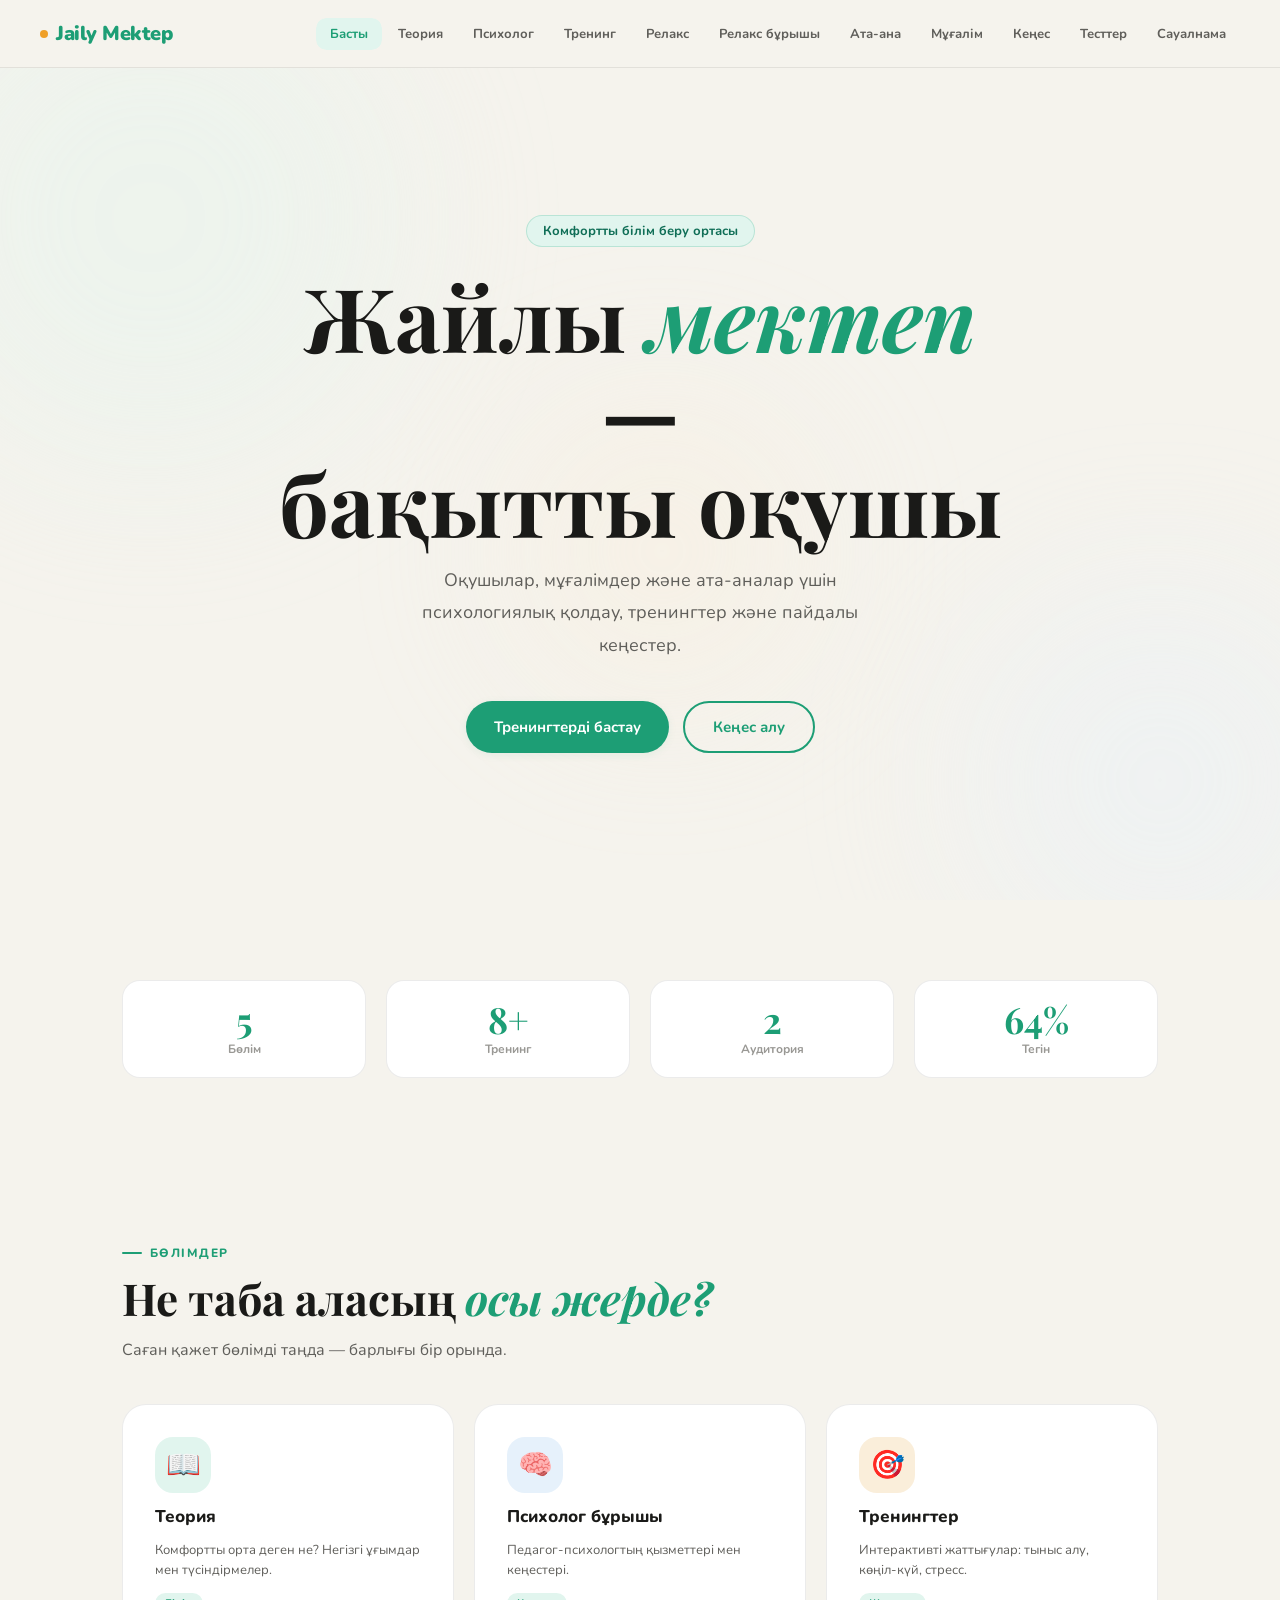
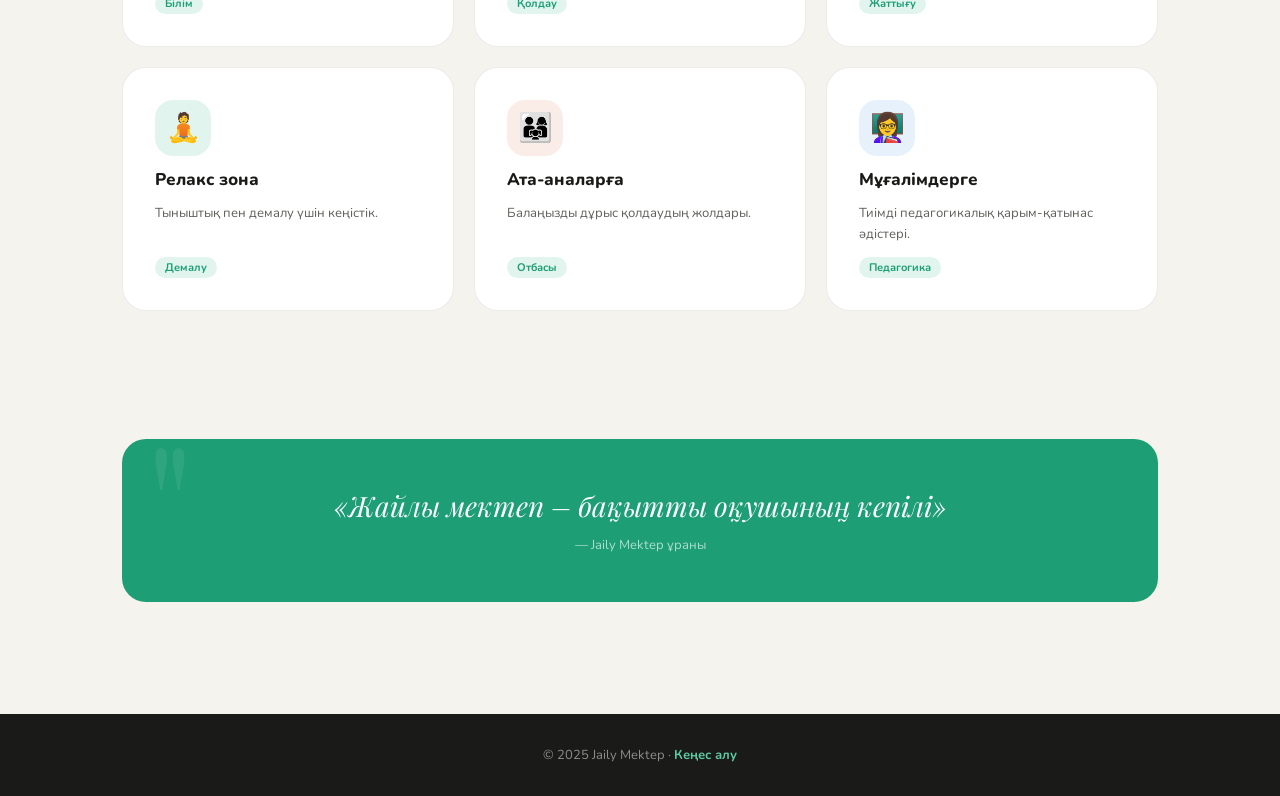
<file: index.html>
<!DOCTYPE html>
<html lang="kk">
<head>
  <meta charset="UTF-8"/>
  <meta name="viewport" content="width=device-width,initial-scale=1.0"/>
  <title>Jaily Mektep – Басты бет</title>
  <link rel="stylesheet" href="style.css"/>
</head>
<body class="page-fade-in">

<div id="cursor"></div>
<div id="cursor-ring"></div>

<nav>
  <a href="index.html" class="logo">
    <div class="logo-dot"></div>
    Jaily Mektep
  </a>
  <div class="nav-links">
    <a href="index.html"    class="nav-link">Басты</a>
    <a href="theory.html"   class="nav-link">Теория</a>
    <a href="psych.html"    class="nav-link">Психолог</a>
    <a href="training.html" class="nav-link">Тренинг</a>
    <a href="relax.html"      class="nav-link">Релакс</a>
    <a href="relaxcorner.html" class="nav-link">Релакс бұрышы</a>
    <a href="parents.html"  class="nav-link">Ата-ана</a>
    <a href="teachers.html" class="nav-link">Мұғалім</a>
    <a href="contact.html"  class="nav-link">Кеңес</a>
    <a href="tests.html" class="nav-link">Тесттер</a>
    <a href="survey.html"   class="nav-link">Сауалнама</a>
  </div>
  <button class="nav-burger" aria-label="Menu">
    <span></span><span></span><span></span>
  </button>
</nav>

<div class="page-wrap">

  <!-- Hero -->
  <section class="hero">
    <div class="hero-bg">
      <div class="hero-blob hero-blob-1"></div>
      <div class="hero-blob hero-blob-2"></div>
      <div class="hero-blob hero-blob-3"></div>
    </div>
    <div class="hero-content">
      <div class="hero-badge">Комфортты білім беру ортасы</div>
      <h1>Жайлы <em>мектеп</em> —<br/>бақытты оқушы</h1>
      <p class="hero-sub">Оқушылар, мұғалімдер және ата-аналар үшін психологиялық қолдау, тренингтер және пайдалы кеңестер.</p>
      <div class="hero-cta">
        <a href="training.html" class="btn btn-primary">Тренингтерді бастау</a>
        <a href="contact.html"  class="btn btn-ghost">Кеңес алу</a>
      </div>
    </div>
  </section>

  <!-- Stats -->
  <div class="section-sm">
    <div class="stat-row reveal">
      <div class="stat-box">
        <div class="stat-num" data-count="8" data-suffix="">8</div>
        <div class="stat-label">Бөлім</div>
      </div>
      <div class="stat-box">
        <div class="stat-num" data-count="12" data-suffix="+">12+</div>
        <div class="stat-label">Тренинг</div>
      </div>
      <div class="stat-box">
        <div class="stat-num" data-count="3" data-suffix="">3</div>
        <div class="stat-label">Аудитория</div>
      </div>
      <div class="stat-box">
        <div class="stat-num" data-count="100" data-suffix="%">100%</div>
        <div class="stat-label">Тегін</div>
      </div>
    </div>
  </div>

  <!-- Pages nav cards -->
  <div class="section">
    <div class="reveal">
      <div class="section-label">Бөлімдер</div>
      <h2 class="section-title">Не таба аласың <em>осы жерде?</em></h2>
      <p class="section-sub" style="margin-bottom: 2.5rem">Саған қажет бөлімді таңда — барлығы бір орында.</p>
    </div>
    <div class="grid-3">
      <a href="theory.html" class="nav-card reveal delay-1">
        <div class="nav-card-icon" style="background:#E1F5EE">📖</div>
        <h3>Теория</h3>
        <p>Комфортты орта деген не? Негізгі ұғымдар мен түсіндірмелер.</p>
        <span class="nav-card-tag">Білім</span>
      </a>
      <a href="psych.html" class="nav-card reveal delay-2">
        <div class="nav-card-icon" style="background:#E6F1FB">🧠</div>
        <h3>Психолог бұрышы</h3>
        <p>Педагог-психологтың қызметтері мен кеңестері.</p>
        <span class="nav-card-tag">Қолдау</span>
      </a>
      <a href="training.html" class="nav-card reveal delay-3">
        <div class="nav-card-icon" style="background:#FAEEDA">🎯</div>
        <h3>Тренингтер</h3>
        <p>Интерактивті жаттығулар: тыныс алу, көңіл-күй, стресс.</p>
        <span class="nav-card-tag">Жаттығу</span>
      </a>
      <a href="relax.html" class="nav-card reveal delay-1">
        <div class="nav-card-icon" style="background:#E1F5EE">🧘</div>
        <h3>Релакс зона</h3>
        <p>Тыныштық пен демалу үшін кеңістік.</p>
        <span class="nav-card-tag">Демалу</span>
      </a>
      <a href="parents.html" class="nav-card reveal delay-2">
        <div class="nav-card-icon" style="background:#FAECE7">👨‍👩‍👧</div>
        <h3>Ата-аналарға</h3>
        <p>Балаңызды дұрыс қолдаудың жолдары.</p>
        <span class="nav-card-tag">Отбасы</span>
      </a>
      <a href="teachers.html" class="nav-card reveal delay-3">
        <div class="nav-card-icon" style="background:#E6F1FB">👩‍🏫</div>
        <h3>Мұғалімдерге</h3>
        <p>Тиімді педагогикалық қарым-қатынас әдістері.</p>
        <span class="nav-card-tag">Педагогика</span>
      </a>
    </div>
  </div>

  <!-- Quote -->
  <div class="section-sm">
    <div class="quote-band reveal">
      <p>«Жайлы мектеп – бақытты оқушының кепілі»</p>
      <span>— Jaily Mektep ұраны</span>
    </div>
  </div>

</div>

<footer>
  <p>© 2025 Jaily Mektep · <a href="contact.html">Кеңес алу</a></p>
</footer>

<script src="script.js"></script>
</body>
</html>
</file>
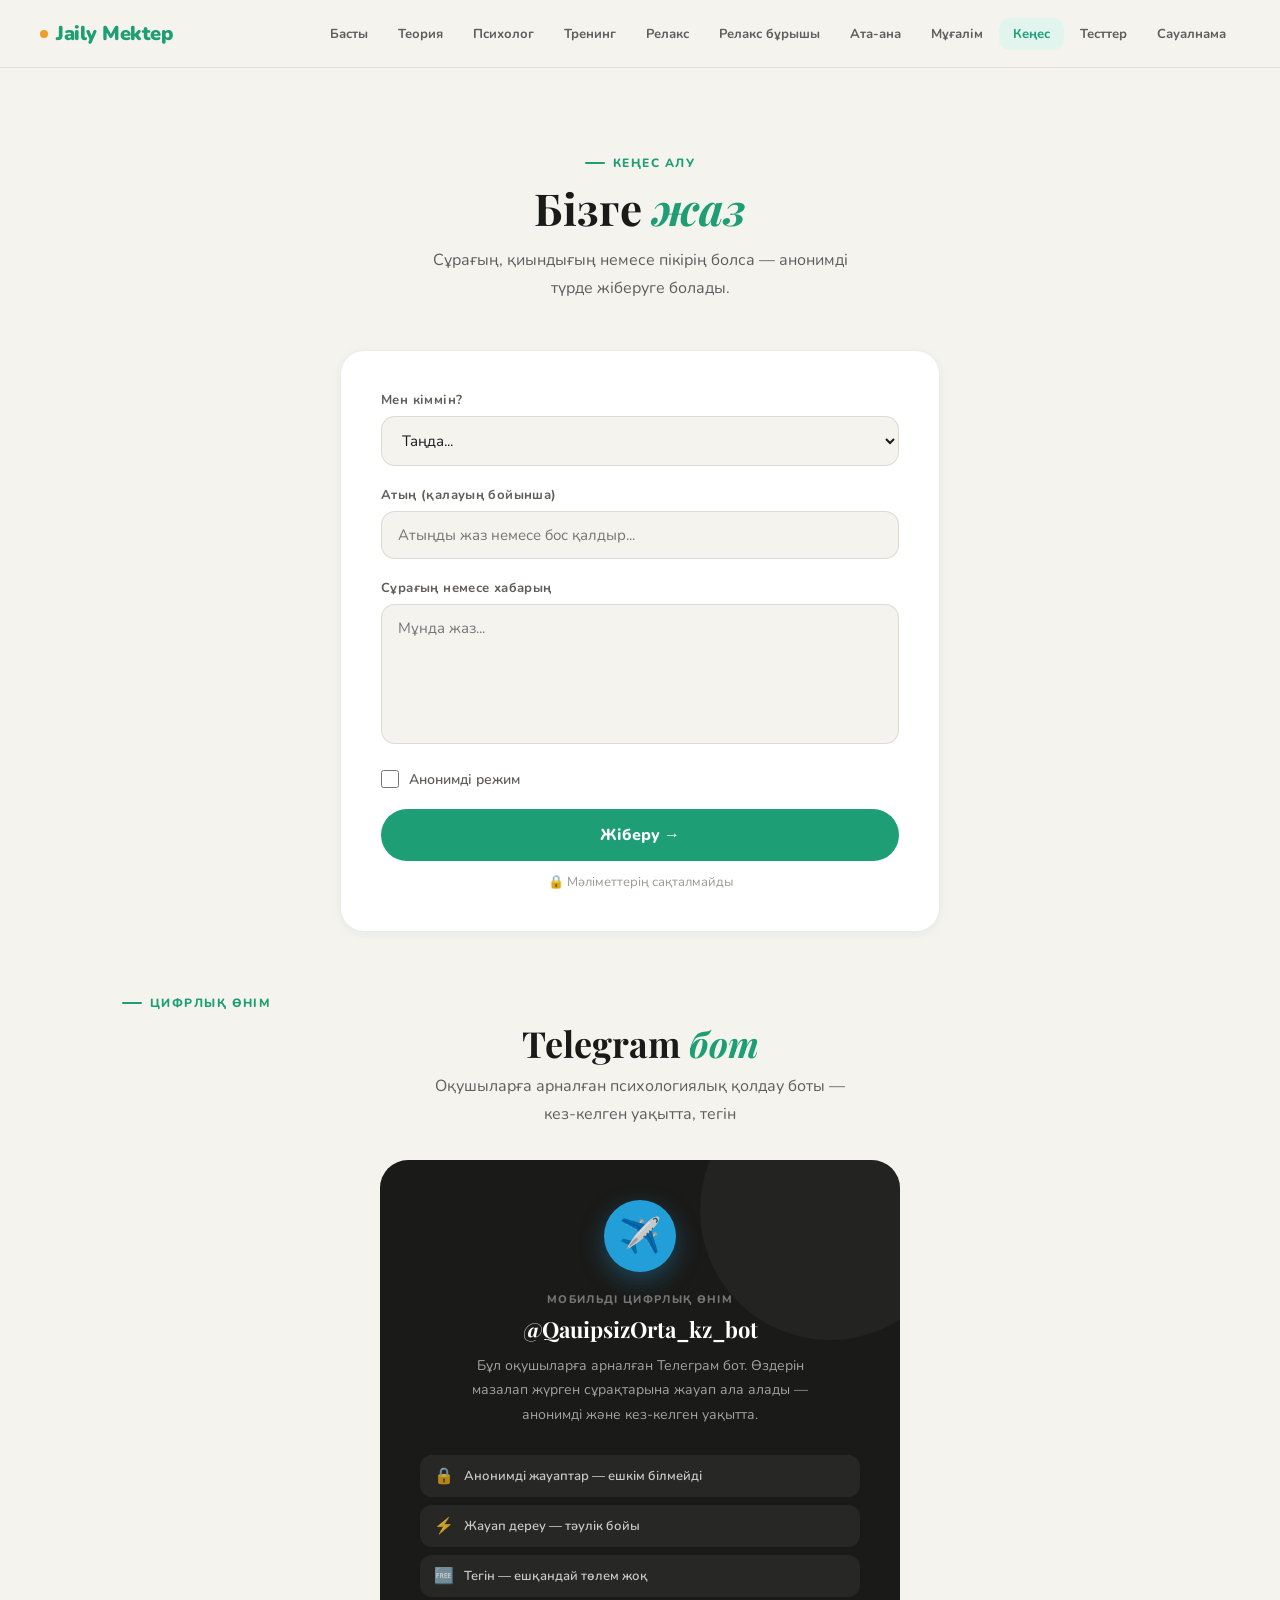
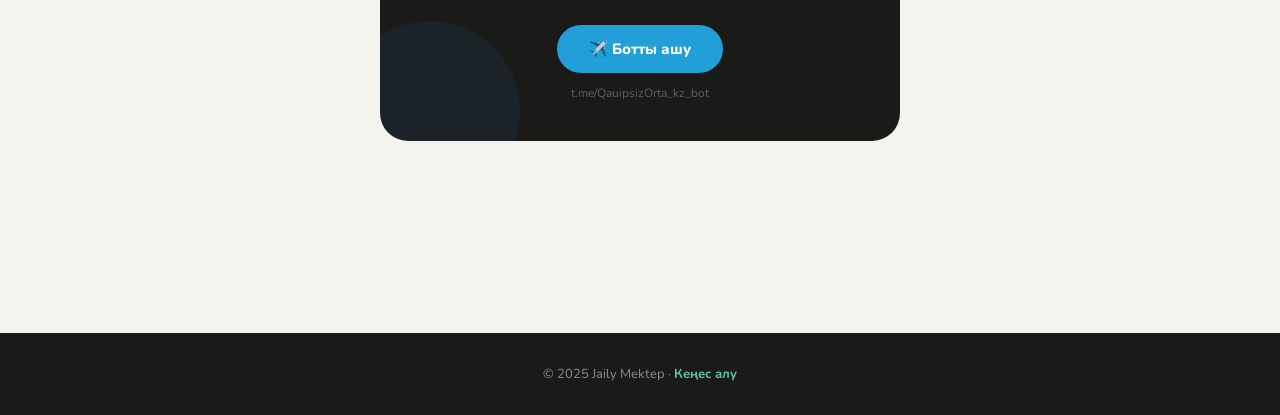
<file: contact.html>
<!DOCTYPE html>
<html lang="kk">
<head>
  <meta charset="UTF-8"/>
  <meta name="viewport" content="width=device-width,initial-scale=1.0"/>
  <title>Jaily Mektep – Кеңес алу</title>
  <link rel="stylesheet" href="style.css"/>
</head>
<body class="page-fade-in">

<div id="cursor"></div>
<div id="cursor-ring"></div>

<nav>
  <a href="index.html" class="logo"><div class="logo-dot"></div>Jaily Mektep</a>
  <div class="nav-links">
    <a href="index.html"    class="nav-link">Басты</a>
    <a href="theory.html"   class="nav-link">Теория</a>
    <a href="psych.html"    class="nav-link">Психолог</a>
    <a href="training.html" class="nav-link">Тренинг</a>
    <a href="relax.html"      class="nav-link">Релакс</a>
    <a href="relaxcorner.html" class="nav-link">Релакс бұрышы</a>
    <a href="parents.html"  class="nav-link">Ата-ана</a>
    <a href="teachers.html" class="nav-link">Мұғалім</a>
    <a href="contact.html"  class="nav-link">Кеңес</a>
    <a href="tests.html" class="nav-link">Тесттер</a>
    <a href="survey.html"   class="nav-link">Сауалнама</a>
  </div>
  <button class="nav-burger"><span></span><span></span><span></span></button>
</nav>

<div class="page-wrap">
  <div class="section">

    <div class="reveal" style="text-align:center;margin-bottom:3rem">
      <div class="section-label" style="justify-content:center">Кеңес алу</div>
      <h1 class="section-title">Бізге <em>жаз</em></h1>
      <p class="section-sub" style="max-width:460px;margin:0 auto">Сұрағың, қиындығың немесе пікірің болса — анонимді түрде жіберуге болады.</p>
    </div>

    <div class="contact-wrap">
      <div class="form-card reveal">
        <div class="form-group">
          <label>Мен кіммін?</label>
          <select id="roleSelect">
            <option value="">Таңда...</option>
            <option value="student">🎒 Оқушымын</option>
            <option value="parent">👨‍👩‍👧 Ата-анамын</option>
            <option value="teacher">👩‍🏫 Мұғаліммін</option>
            <option value="other">🙂 Басқа</option>
          </select>
        </div>
        <div class="form-group">
          <label>Атың (қалауың бойынша)</label>
          <input type="text" id="nameInput" placeholder="Атыңды жаз немесе бос қалдыр..."/>
        </div>
        <div class="form-group">
          <label>Сұрағың немесе хабарың</label>
          <textarea id="msgInput" placeholder="Мұнда жаз..."></textarea>
        </div>
        <div style="display:flex;align-items:center;gap:10px;margin-bottom:1.25rem">
          <input type="checkbox" id="anonCheck" style="width:18px;height:18px;accent-color:var(--green)"/>
          <label for="anonCheck" style="font-size:14px;color:var(--text2);font-weight:600">Анонимді режим</label>
        </div>
        <button class="submit-btn" onclick="submitForm()">Жіберу →</button>
        <div class="anon-note">🔒 Мәліметтерің сақталмайды</div>
        <div class="success-msg" id="successMsg">
          🎉 Рақмет! Хабарыңды алдық. Жауап береміз.
        </div>
      </div>
    </div>

    <!-- ══ TELEGRAM BOT ══ -->
    <div style="margin-top:3.5rem" class="reveal">
      <div class="section-label" style="justify-content:center">Цифрлық өнім</div>
      <h2 class="section-title" style="text-align:center;font-size:clamp(24px,4vw,36px);margin-bottom:0.5rem">
        Telegram <em>бот</em>
      </h2>
      <p class="section-sub" style="text-align:center;max-width:440px;margin:0 auto 2rem">
        Оқушыларға арналған психологиялық қолдау боты — кез-келген уақытта, тегін
      </p>
    </div>

    <div class="reveal" style="max-width:520px;margin:0 auto 3rem">
      <div style="background:var(--text);border-radius:28px;padding:2.5rem;text-align:center;position:relative;overflow:hidden">
        <!-- bg blob -->
        <div style="position:absolute;width:260px;height:260px;border-radius:50%;background:rgba(255,255,255,0.04);top:-80px;right:-60px"></div>
        <div style="position:absolute;width:180px;height:180px;border-radius:50%;background:rgba(55,138,221,0.08);bottom:-60px;left:-40px"></div>
        <!-- telegram icon -->
        <div style="width:72px;height:72px;background:#229ED9;border-radius:50%;display:flex;align-items:center;justify-content:center;margin:0 auto 1.25rem;font-size:34px;position:relative;box-shadow:0 8px 24px rgba(34,158,217,0.35)">✈️</div>
        <div style="font-size:11px;font-weight:800;color:rgba(255,255,255,0.4);letter-spacing:0.12em;text-transform:uppercase;margin-bottom:8px">Мобильді цифрлық өнім</div>
        <h3 style="font-family:'Playfair Display',serif;font-size:22px;color:#fff;margin-bottom:10px;line-height:1.3">@QauipsizOrta_kz_bot</h3>
        <p style="font-size:14px;color:rgba(255,255,255,0.6);line-height:1.75;margin-bottom:1.75rem;max-width:340px;margin-left:auto;margin-right:auto">
          Бұл оқушыларға арналған Телеграм бот. Өздерін мазалап жүрген сұрақтарына жауап ала алады — анонимді және кез-келген уақытта.
        </p>
        <!-- features -->
        <div style="display:flex;flex-direction:column;gap:8px;margin-bottom:1.75rem;text-align:left">
          <div style="display:flex;align-items:center;gap:10px;background:rgba(255,255,255,0.06);border-radius:12px;padding:10px 14px;font-size:13px;color:rgba(255,255,255,0.75);font-weight:600">
            <span style="font-size:16px">🔒</span> Анонимді жауаптар — ешкім білмейді
          </div>
          <div style="display:flex;align-items:center;gap:10px;background:rgba(255,255,255,0.06);border-radius:12px;padding:10px 14px;font-size:13px;color:rgba(255,255,255,0.75);font-weight:600">
            <span style="font-size:16px">⚡</span> Жауап дереу — тәулік бойы
          </div>
          <div style="display:flex;align-items:center;gap:10px;background:rgba(255,255,255,0.06);border-radius:12px;padding:10px 14px;font-size:13px;color:rgba(255,255,255,0.75);font-weight:600">
            <span style="font-size:16px">🆓</span> Тегін — ешқандай төлем жоқ
          </div>
        </div>
        <a href="https://t.me/QauipsizOrta_kz_bot" target="_blank"
          style="display:inline-flex;align-items:center;gap:10px;padding:14px 32px;background:#229ED9;color:#fff;border-radius:50px;font-size:15px;font-weight:800;text-decoration:none;transition:background 0.2s,transform 0.25s cubic-bezier(0.34,1.56,0.64,1);position:relative"
          onmouseover="this.style.background='#1a7fb3';this.style.transform='translateY(-3px) scale(1.03)'"
          onmouseout="this.style.background='#229ED9';this.style.transform='none'">
          ✈️ Ботты ашу
        </a>
        <div style="font-size:12px;color:rgba(255,255,255,0.3);margin-top:12px">t.me/QauipsizOrta_kz_bot</div>
      </div>
    </div>

  </div>
</div>

<footer><p>© 2025 Jaily Mektep · <a href="contact.html">Кеңес алу</a></p></footer>

<script src="script.js"></script>
<script>
function submitForm() {
  const msg = document.getElementById('msgInput').value.trim();
  if (!msg) {
    document.getElementById('msgInput').style.borderColor = 'var(--coral)';
    document.getElementById('msgInput').focus();
    return;
  }
  document.getElementById('msgInput').style.borderColor = '';
  document.getElementById('successMsg').classList.add('show');
  document.getElementById('nameInput').value = '';
  document.getElementById('msgInput').value = '';
  document.getElementById('roleSelect').selectedIndex = 0;
}
</script>
</body>
</html>
</file>
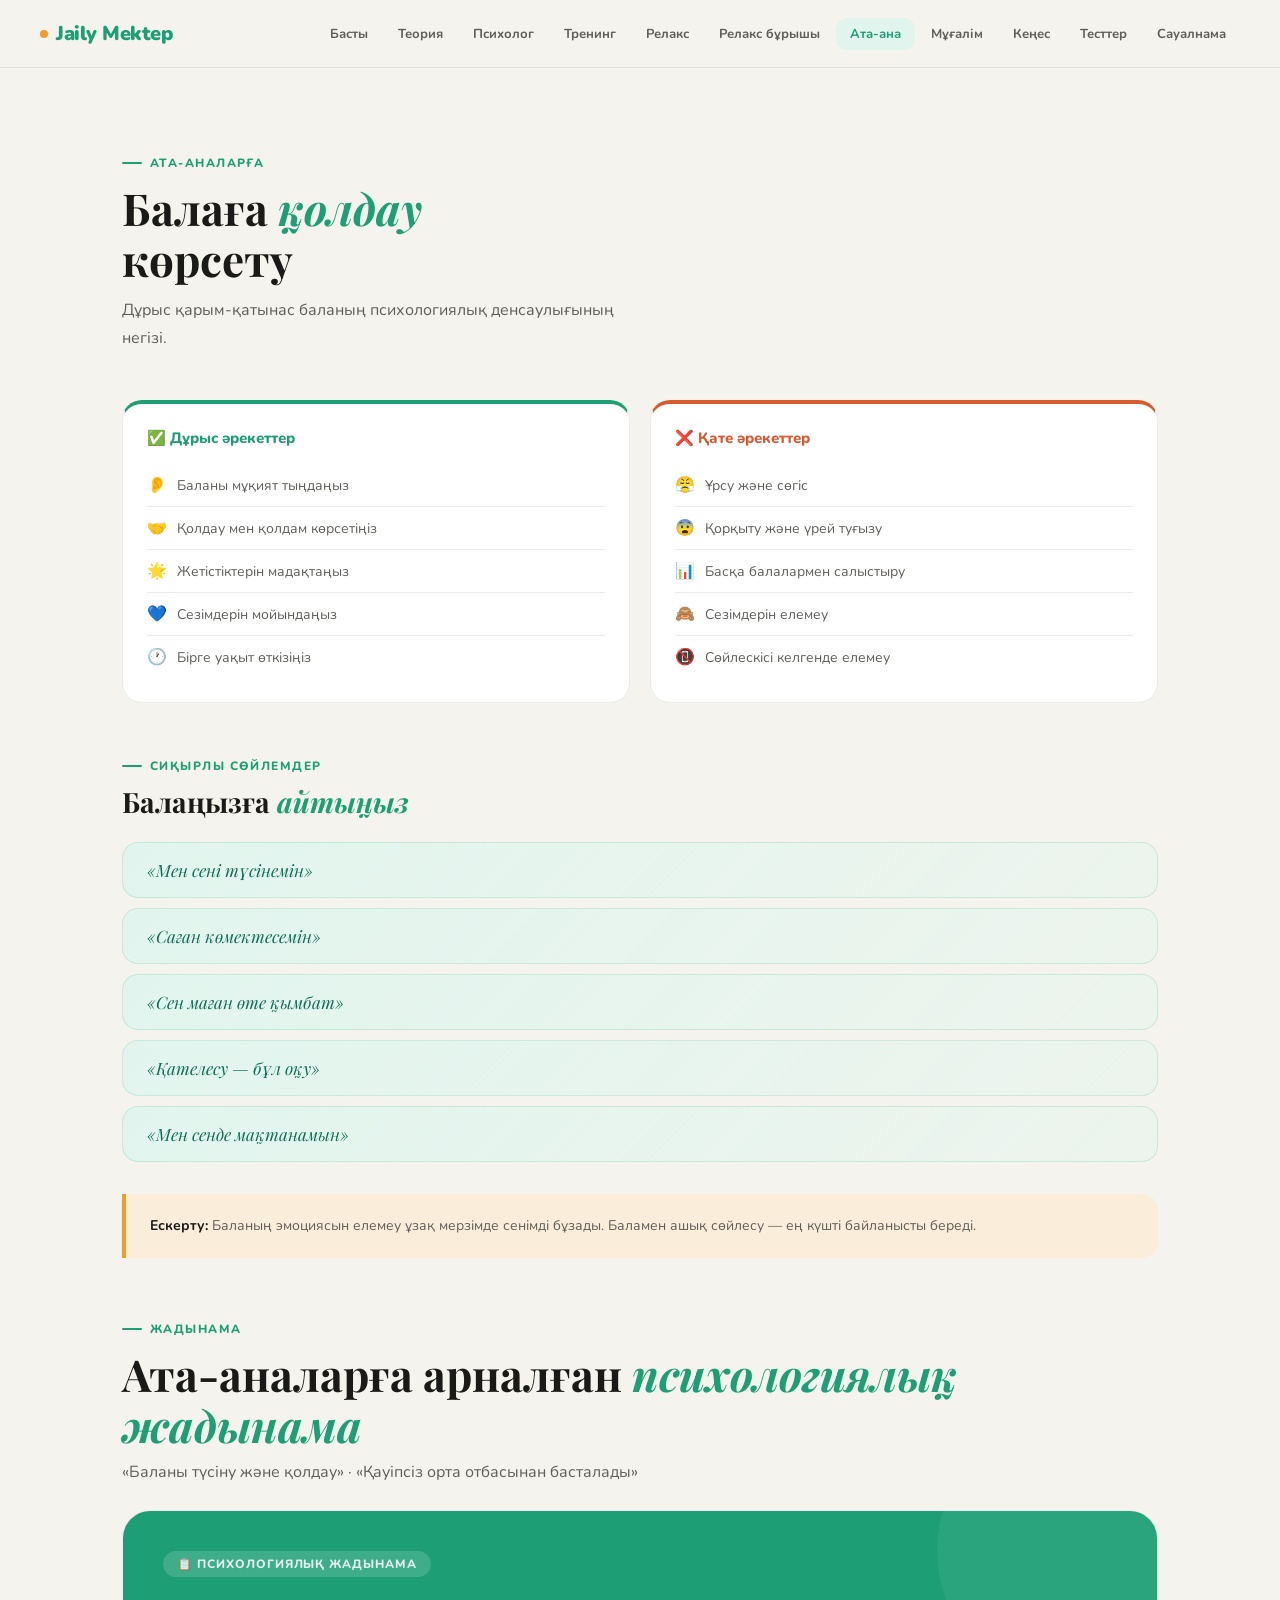
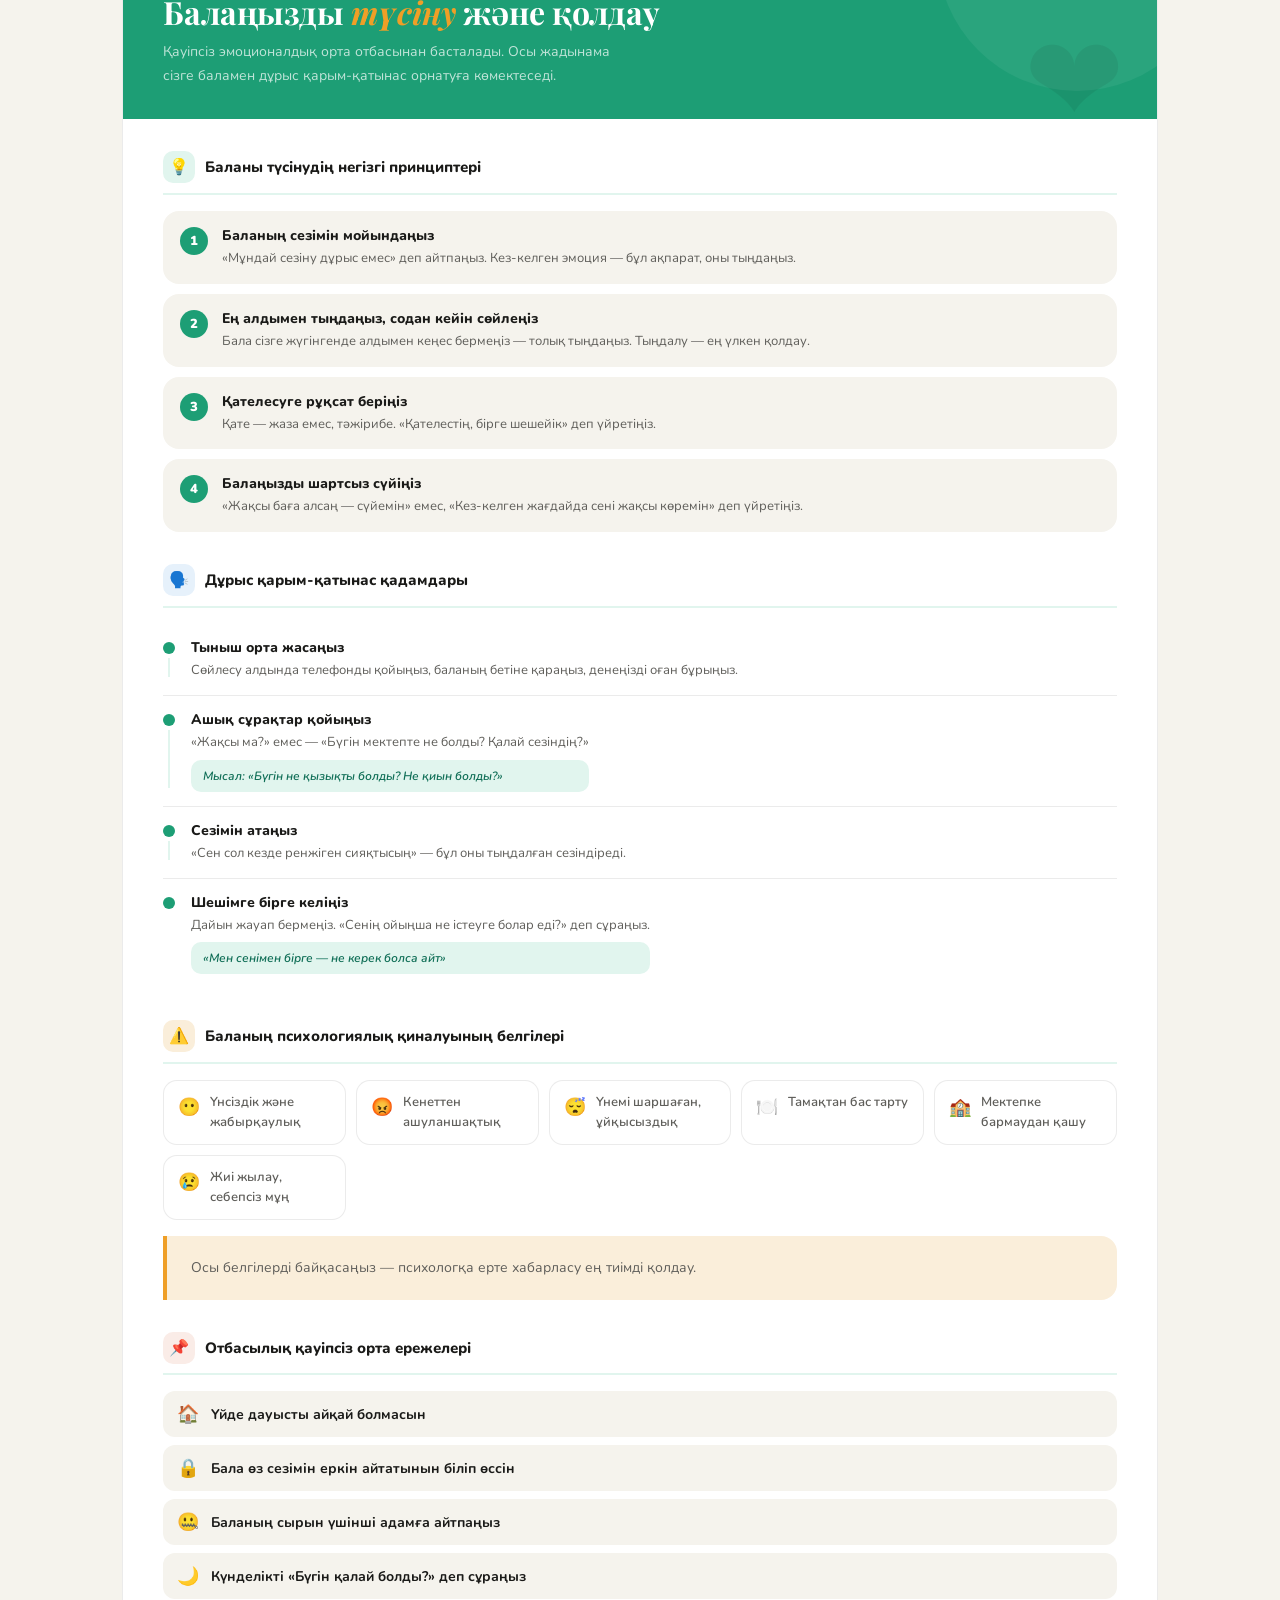
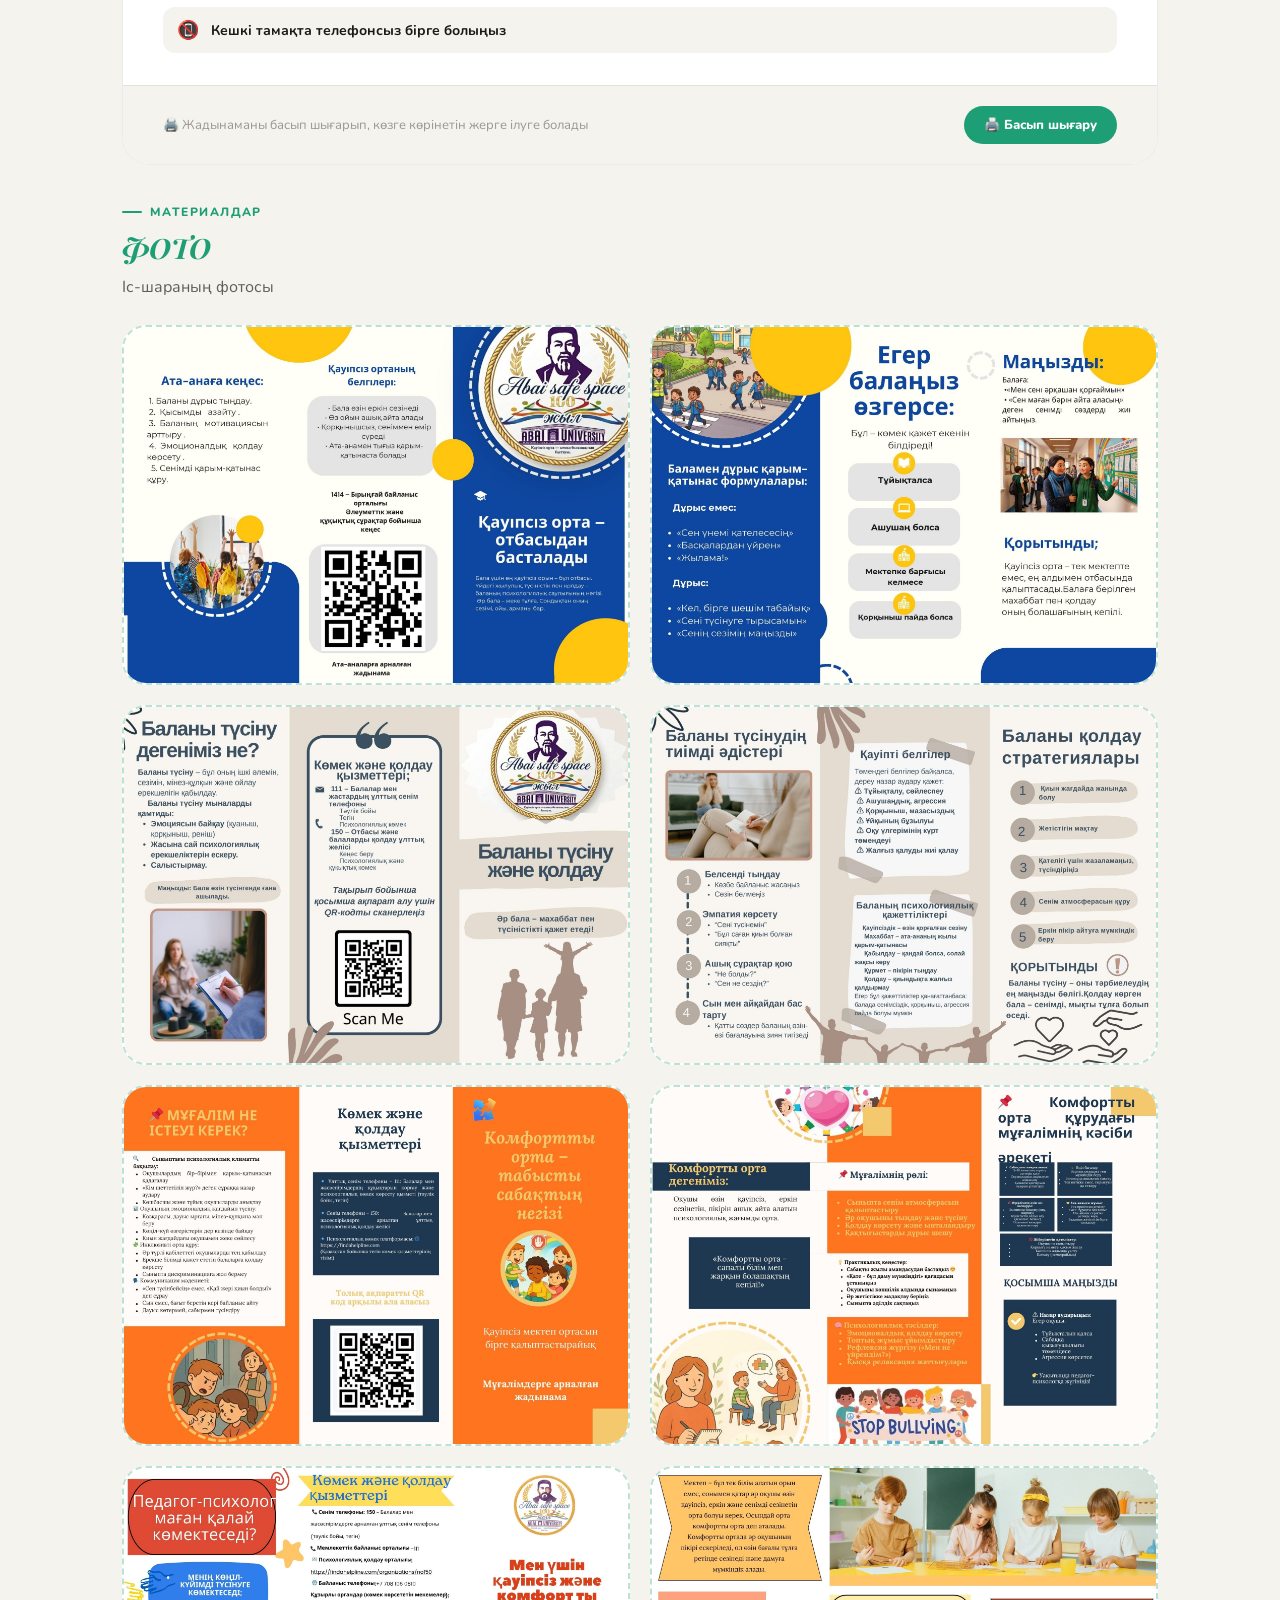
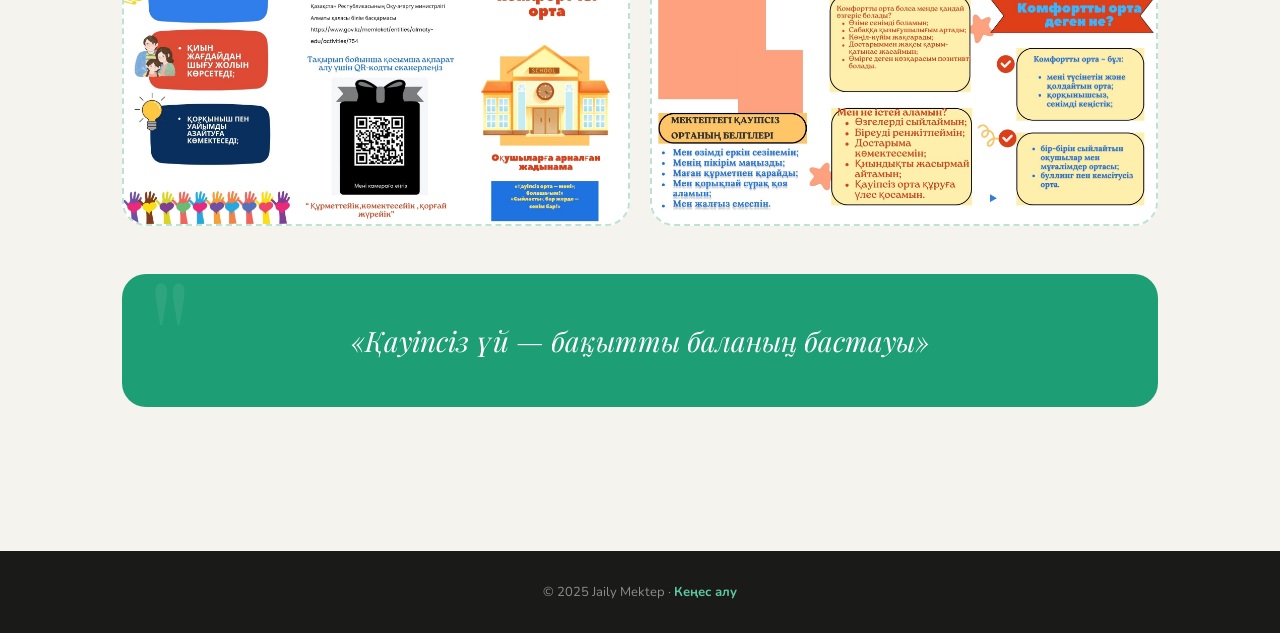
<file: parents.html>
<!DOCTYPE html>
<html lang="kk">
<head>
  <meta charset="UTF-8"/>
  <meta name="viewport" content="width=device-width,initial-scale=1.0"/>
  <title>Jaily Mektep – Ата-аналарға</title>
  <link rel="stylesheet" href="style.css"/>
  <style>

    /* ══ ЖАДЫНАМА ══ */
    .jadynama-wrap {
      background: var(--card);
      border-radius: 28px;
      border: 1px solid var(--border);
      overflow: hidden;
      margin-bottom: 2rem;
    }
    .jadynama-header {
      background: var(--green);
      padding: 2.5rem 2.5rem 2rem;
      position: relative;
      overflow: hidden;
    }
    .jadynama-header::before {
      content: '';
      position: absolute;
      width: 280px; height: 280px;
      border-radius: 50%;
      background: rgba(255,255,255,0.06);
      top: -100px; right: -60px;
    }
    .jadynama-header::after {
      content: '❤';
      position: absolute;
      font-size: 120px;
      bottom: -24px; right: 32px;
      opacity: 0.07;
      line-height: 1;
    }
    .jbadge {
      display: inline-flex;
      gap: 6px;
      background: rgba(255,255,255,0.15);
      border-radius: 50px;
      padding: 5px 14px;
      font-size: 12px; font-weight: 800;
      color: rgba(255,255,255,0.85);
      letter-spacing: 0.08em; text-transform: uppercase;
      margin-bottom: 1rem;
    }
    .jadynama-header h2 {
      font-family: 'Playfair Display', serif;
      font-size: clamp(22px,3.5vw,32px);
      color: #fff; line-height: 1.2;
      margin-bottom: 0.5rem; position: relative;
    }
    .jadynama-header h2 em { font-style: italic; color: var(--amber); }
    .jadynama-header p {
      font-size: 14px; color: rgba(255,255,255,0.72);
      max-width: 460px; line-height: 1.7; position: relative;
    }
    .jadynama-body { padding: 2rem 2.5rem; }
    .jblock { margin-bottom: 2rem; }
    .jblock:last-child { margin-bottom: 0; }
    .jblock-title {
      display: flex; align-items: center; gap: 10px;
      font-size: 15px; font-weight: 800; color: var(--text);
      margin-bottom: 1rem; padding-bottom: 0.6rem;
      border-bottom: 2px solid var(--green-light);
    }
    .jblock-icon {
      width: 32px; height: 32px; border-radius: 10px;
      display: flex; align-items: center; justify-content: center;
      font-size: 16px; flex-shrink: 0;
    }
    /* principles */
    .jprinciple-list { display: flex; flex-direction: column; gap: 10px; }
    .jprinciple {
      display: flex; align-items: flex-start; gap: 14px;
      padding: 14px 16px; border-radius: 16px;
      background: var(--bg); border: 1px solid transparent;
      transition: background 0.25s, border-color 0.25s, transform 0.3s cubic-bezier(0.34,1.56,0.64,1);
    }
    .jprinciple:hover { background: var(--green-light); border-color: rgba(29,158,117,0.2); transform: translateX(6px); }
    .jp-num {
      width: 28px; height: 28px; border-radius: 50%;
      background: var(--green); color: #fff;
      font-size: 13px; font-weight: 900;
      display: flex; align-items: center; justify-content: center;
      flex-shrink: 0; margin-top: 1px;
      transition: transform 0.3s cubic-bezier(0.34,1.56,0.64,1);
    }
    .jprinciple:hover .jp-num { transform: scale(1.2) rotate(-8deg); }
    .jp-text h4 { font-size: 14px; font-weight: 800; margin-bottom: 3px; color: var(--text); }
    .jp-text p  { font-size: 13px; color: var(--text2); line-height: 1.6; margin: 0; }
    /* steps */
    .jstep-list { display: flex; flex-direction: column; }
    .jstep { display: flex; gap: 16px; padding: 14px 0; border-bottom: 1px solid var(--border); }
    .jstep:last-child { border-bottom: none; }
    .jstep-line { display: flex; flex-direction: column; align-items: center; flex-shrink: 0; }
    .jstep-dot {
      width: 12px; height: 12px; border-radius: 50%;
      background: var(--green); margin-top: 4px;
      transition: transform 0.3s cubic-bezier(0.34,1.56,0.64,1);
    }
    .jstep:hover .jstep-dot { transform: scale(1.7); }
    .jstep-connector { width: 2px; flex: 1; background: var(--green-light); margin: 4px 0; min-height: 16px; }
    .jstep-content h4 { font-size: 14px; font-weight: 800; margin-bottom: 3px; color: var(--text); }
    .jstep-content p  { font-size: 13px; color: var(--text2); line-height: 1.65; margin: 0; }
    .jexample {
      margin-top: 6px; padding: 8px 12px;
      background: var(--green-light); border-radius: 10px;
      font-size: 12px; color: var(--green-dark); font-style: italic; font-weight: 600;
    }
    /* signals */
    .jsignal-grid { display: grid; grid-template-columns: repeat(auto-fill, minmax(180px,1fr)); gap: 10px; }
    .jsignal {
      padding: 12px 14px; border-radius: 14px;
      border: 1.5px solid var(--border); background: var(--card);
      display: flex; align-items: flex-start; gap: 10px;
      font-size: 13px; font-weight: 600; color: var(--text2); line-height: 1.5;
      transition: transform 0.25s cubic-bezier(0.34,1.56,0.64,1), border-color 0.2s, background 0.2s;
    }
    .jsignal:hover { transform: translateY(-4px); border-color: var(--amber); background: var(--amber-light); }
    .jsignal-icon { font-size: 18px; flex-shrink: 0; margin-top: 1px; }
    /* rules */
    .jrule-list { display: flex; flex-direction: column; gap: 8px; }
    .jrule {
      display: flex; align-items: center; gap: 12px;
      padding: 11px 14px; border-radius: 12px;
      font-size: 14px; font-weight: 700;
      color: var(--text); background: var(--bg);
      transition: transform 0.25s cubic-bezier(0.34,1.56,0.64,1), background 0.2s;
    }
    .jrule:hover { transform: translateX(6px); background: var(--green-light); }
    .jrule-icon { font-size: 18px; flex-shrink: 0; }
    /* jadynama footer */
    .jadynama-footer {
      padding: 1.25rem 2.5rem;
      border-top: 1px solid var(--border);
      display: flex; align-items: center; justify-content: space-between;
      gap: 12px; flex-wrap: wrap;
      background: var(--bg);
    }
    .jadynama-footer p { font-size: 13px; color: var(--text3); }
    .print-btn {
      display: inline-flex; align-items: center; gap: 8px;
      padding: 10px 20px; background: var(--green); color: #fff;
      border: none; border-radius: 50px;
      font-size: 13px; font-weight: 800; font-family: 'Nunito', sans-serif;
      transition: background 0.2s, transform 0.25s cubic-bezier(0.34,1.56,0.64,1);
    }
    .print-btn:hover { background: var(--green-dark); transform: scale(1.05); }

    /* ══ UPLOAD SLOTS ══ */
    .upload-grid {
      display: grid;
      grid-template-columns: 1fr 1fr;
      gap: 20px;
      margin-bottom: 3rem;
    }
    @media(max-width:640px) { .upload-grid { grid-template-columns: 1fr; } }

    .upload-slot {
      border-radius: 24px;
      border: 2px dashed rgba(29,158,117,0.3);
      background: var(--card);
      overflow: hidden;
      transition: border-color 0.25s, box-shadow 0.25s;
    }
    .upload-slot.dragover { border-color: var(--green); box-shadow: 0 0 0 4px rgba(29,158,117,0.12); }
    .upload-slot.has-file  { border-style: solid; border-color: var(--border); }

    .upload-empty {
      padding: 2.5rem 1.5rem;
      display: flex; flex-direction: column;
      align-items: center; justify-content: center;
      gap: 10px; text-align: center; min-height: 240px;
      transition: background 0.2s;
    }
    .upload-slot:hover .upload-empty { background: var(--green-light); }
    .upload-slot.has-file .upload-empty { display: none; }

    .upload-slot-icon {
      width: 56px; height: 56px; border-radius: 18px;
      display: flex; align-items: center; justify-content: center; font-size: 28px;
      transition: transform 0.3s cubic-bezier(0.34,1.56,0.64,1);
    }
    .upload-slot:hover .upload-slot-icon { transform: scale(1.15) translateY(-4px); }
    .upload-empty h3 { font-size: 15px; font-weight: 800; color: var(--text); margin: 0; }
    .upload-empty p  { font-size: 13px; color: var(--text3); margin: 0; line-height: 1.5; }
    .upload-btn {
      margin-top: 4px; padding: 9px 20px;
      background: var(--green); color: #fff; border: none; border-radius: 50px;
      font-size: 13px; font-weight: 800; font-family: 'Nunito', sans-serif;
      transition: background 0.2s, transform 0.2s cubic-bezier(0.34,1.56,0.64,1);
    }
    .upload-btn:hover { background: var(--green-dark); transform: scale(1.05); }
    .upload-hint { font-size: 11px; color: var(--text3); margin: 0; }

    /* photo filled */
    .photo-filled { display: none; flex-direction: column; }
    .upload-slot.has-file.is-photo .photo-filled { display: flex; }
    .photo-filled img { width: 100%; height: 260px; object-fit: cover; display: block; }

    /* pdf filled */
    .pdf-filled {
      display: none; flex-direction: column;
      align-items: center; justify-content: center;
      gap: 12px; padding: 2rem; min-height: 240px;
    }
    .upload-slot.has-file.is-pdf .pdf-filled { display: flex; }
    .pdf-big-icon { font-size: 56px; }
    .pdf-name {
      font-size: 14px; font-weight: 700; color: var(--text);
      text-align: center; word-break: break-all; max-width: 220px;
    }
    .pdf-view-btn {
      padding: 9px 22px; background: var(--blue); color: #fff;
      border: none; border-radius: 50px;
      font-size: 13px; font-weight: 800; font-family: 'Nunito', sans-serif;
      transition: background 0.2s, transform 0.2s;
    }
    .pdf-view-btn:hover { background: #185FA5; transform: scale(1.05); }

    /* shared bar */
    .slot-bar {
      padding: 10px 16px;
      display: flex; align-items: center; gap: 10px;
      border-top: 1px solid var(--border); width: 100%;
    }
    .slot-caption {
      flex: 1; border: none; background: transparent;
      font-family: 'Nunito', sans-serif; font-size: 13px; font-weight: 600;
      color: var(--text2); outline: none;
    }
    .slot-caption::placeholder { color: var(--text3); }
    .slot-remove {
      width: 28px; height: 28px; border-radius: 8px;
      border: 1px solid var(--border); background: var(--bg);
      color: var(--text3); font-size: 14px; flex-shrink: 0;
      display: flex; align-items: center; justify-content: center;
      transition: background 0.2s, color 0.2s, transform 0.2s;
    }
    .slot-remove:hover { background: var(--coral-light); color: var(--coral); transform: scale(1.1); }

    /* ══ PRINT ══ */
    @media print {
      nav, footer, #cursor, #cursor-ring, .upload-grid,
      .jadynama-footer, .compare-grid, .tip,
      h1.section-title, .section-label, .section-sub,
      [style*="margin-bottom:2rem"] { display: none !important; }
      body { background: #fff; }
      .page-wrap { padding-top: 0; }
      .section { padding: 0; max-width: 100%; }
      .jadynama-wrap { border: 1px solid #ccc; }
      .jadynama-header { background: #1D9E75 !important;
        -webkit-print-color-adjust: exact; print-color-adjust: exact; }
    }

    img { border-radius: 16px;
      box-shadow: 0 4px 12px rgba(0,0,0,0.1);
      transition: transform 0.3s cubic-bezier(0.34,1.56,0.64,1);
      width: 100%; height: auto; display: block;
    }
  </style>
</head>
<body class="page-fade-in">

<div id="cursor"></div>
<div id="cursor-ring"></div>

<nav>
  <a href="index.html" class="logo"><div class="logo-dot"></div>Jaily Mektep</a>
  <div class="nav-links">
    <a href="index.html"       class="nav-link">Басты</a>
    <a href="theory.html"      class="nav-link">Теория</a>
    <a href="psych.html"       class="nav-link">Психолог</a>
    <a href="training.html"    class="nav-link">Тренинг</a>
    <a href="relax.html"       class="nav-link">Релакс</a>
    <a href="relaxcorner.html" class="nav-link">Релакс бұрышы</a>
    <a href="parents.html"     class="nav-link">Ата-ана</a>
    <a href="teachers.html"    class="nav-link">Мұғалім</a>
    <a href="contact.html"     class="nav-link">Кеңес</a>
    <a href="tests.html" class="nav-link">Тесттер</a>
    <a href="survey.html"   class="nav-link">Сауалнама</a>
  </div>
  <button class="nav-burger"><span></span><span></span><span></span></button>
</nav>

<div class="page-wrap">
<div class="section">

  <div class="reveal">
    <div class="section-label">Ата-аналарға</div>
    <h1 class="section-title">Балаға <em>қолдау</em><br/>көрсету</h1>
    <p class="section-sub" style="margin-bottom:3rem">Дұрыс қарым-қатынас баланың психологиялық денсаулығының негізі.</p>
  </div>

  <div class="compare-grid reveal" style="margin-bottom:3rem">
    <div class="compare-col good">
      <h3 style="color:var(--green)">✅ Дұрыс әрекеттер</h3>
      <div class="compare-item"><span class="ci-icon">👂</span> Баланы мұқият тыңдаңыз</div>
      <div class="compare-item"><span class="ci-icon">🤝</span> Қолдау мен қолдам көрсетіңіз</div>
      <div class="compare-item"><span class="ci-icon">🌟</span> Жетістіктерін мадақтаңыз</div>
      <div class="compare-item"><span class="ci-icon">💙</span> Сезімдерін мойындаңыз</div>
      <div class="compare-item"><span class="ci-icon">🕐</span> Бірге уақыт өткізіңіз</div>
    </div>
    <div class="compare-col bad">
      <h3 style="color:var(--coral)">❌ Қате әрекеттер</h3>
      <div class="compare-item"><span class="ci-icon">😤</span> Ұрсу және сөгіс</div>
      <div class="compare-item"><span class="ci-icon">😨</span> Қорқыту және үрей туғызу</div>
      <div class="compare-item"><span class="ci-icon">📊</span> Басқа балалармен салыстыру</div>
      <div class="compare-item"><span class="ci-icon">🙈</span> Сезімдерін елемеу</div>
      <div class="compare-item"><span class="ci-icon">📵</span> Сөйлескісі келгенде елемеу</div>
    </div>
  </div>

  <div class="reveal" style="margin-bottom:2rem">
    <div class="section-label">Сиқырлы сөйлемдер</div>
    <h2 class="section-title" style="font-size:28px;margin-bottom:1.5rem">Балаңызға <em>айтыңыз</em></h2>
    <div style="display:flex;flex-direction:column;gap:10px">
      <div class="phrase-card">«Мен сені түсінемін»</div>
      <div class="phrase-card">«Саған көмектесемін»</div>
      <div class="phrase-card">«Сен маған өте қымбат»</div>
      <div class="phrase-card">«Қателесу — бұл оқу»</div>
      <div class="phrase-card">«Мен сенде мақтанамын»</div>
    </div>
  </div>

  <div class="tip reveal" style="margin-bottom:3.5rem">
    <strong>Ескерту:</strong> Баланың эмоциясын елемеу ұзақ мерзімде сенімді бұзады. Баламен ашық сөйлесу — ең күшті байланысты береді.
  </div>

  <!-- ══ ЖАДЫНАМА ══ -->
  <div class="reveal">
    <div class="section-label">Жадынама</div>
    <h2 class="section-title" style="margin-bottom:0.5rem">Ата-аналарға арналған <em>психологиялық жадынама</em></h2>
    <p class="section-sub" style="margin-bottom:1.5rem">«Баланы түсіну және қолдау» · «Қауіпсіз орта отбасынан басталады»</p>
  </div>

  <div class="jadynama-wrap reveal">
    <div class="jadynama-header">
      <div class="jbadge">📋 Психологиялық жадынама</div>
      <h2>Балаңызды <em>түсіну</em> және қолдау</h2>
      <p>Қауіпсіз эмоционалдық орта отбасынан басталады. Осы жадынама сізге баламен дұрыс қарым-қатынас орнатуға көмектеседі.</p>
    </div>

    <div class="jadynama-body">

      <div class="jblock">
        <div class="jblock-title">
          <div class="jblock-icon" style="background:var(--green-light)">💡</div>
          Баланы түсінудің негізгі принциптері
        </div>
        <div class="jprinciple-list">
          <div class="jprinciple">
            <div class="jp-num">1</div>
            <div class="jp-text">
              <h4>Баланың сезімін мойындаңыз</h4>
              <p>«Мұндай сезіну дұрыс емес» деп айтпаңыз. Кез-келген эмоция — бұл ақпарат, оны тыңдаңыз.</p>
            </div>
          </div>
          <div class="jprinciple">
            <div class="jp-num">2</div>
            <div class="jp-text">
              <h4>Ең алдымен тыңдаңыз, содан кейін сөйлеңіз</h4>
              <p>Бала сізге жүгінгенде алдымен кеңес бермеңіз — толық тыңдаңыз. Тыңдалу — ең үлкен қолдау.</p>
            </div>
          </div>
          <div class="jprinciple">
            <div class="jp-num">3</div>
            <div class="jp-text">
              <h4>Қателесуге рұқсат беріңіз</h4>
              <p>Қате — жаза емес, тәжірибе. «Қателестің, бірге шешейік» деп үйретіңіз.</p>
            </div>
          </div>
          <div class="jprinciple">
            <div class="jp-num">4</div>
            <div class="jp-text">
              <h4>Балаңызды шартсыз сүйіңіз</h4>
              <p>«Жақсы баға алсаң — сүйемін» емес, «Кез-келген жағдайда сені жақсы көремін» деп үйретіңіз.</p>
            </div>
          </div>
        </div>
      </div>

      <div class="jblock">
        <div class="jblock-title">
          <div class="jblock-icon" style="background:var(--blue-light)">🗣️</div>
          Дұрыс қарым-қатынас қадамдары
        </div>
        <div class="jstep-list">
          <div class="jstep">
            <div class="jstep-line"><div class="jstep-dot"></div><div class="jstep-connector"></div></div>
            <div class="jstep-content">
              <h4>Тыныш орта жасаңыз</h4>
              <p>Сөйлесу алдында телефонды қойыңыз, баланың бетіне қараңыз, денеңізді оған бұрыңыз.</p>
            </div>
          </div>
          <div class="jstep">
            <div class="jstep-line"><div class="jstep-dot"></div><div class="jstep-connector"></div></div>
            <div class="jstep-content">
              <h4>Ашық сұрақтар қойыңыз</h4>
              <p>«Жақсы ма?» емес — «Бүгін мектепте не болды? Қалай сезіндің?»</p>
              <div class="jexample">Мысал: «Бүгін не қызықты болды? Не қиын болды?»</div>
            </div>
          </div>
          <div class="jstep">
            <div class="jstep-line"><div class="jstep-dot"></div><div class="jstep-connector"></div></div>
            <div class="jstep-content">
              <h4>Сезімін атаңыз</h4>
              <p>«Сен сол кезде ренжіген сияқтысың» — бұл оны тыңдалған сезіндіреді.</p>
            </div>
          </div>
          <div class="jstep">
            <div class="jstep-line"><div class="jstep-dot"></div></div>
            <div class="jstep-content">
              <h4>Шешімге бірге келіңіз</h4>
              <p>Дайын жауап бермеңіз. «Сенің ойыңша не істеуге болар еді?» деп сұраңыз.</p>
              <div class="jexample">«Мен сенімен бірге — не керек болса айт»</div>
            </div>
          </div>
        </div>
      </div>

      <div class="jblock">
        <div class="jblock-title">
          <div class="jblock-icon" style="background:var(--amber-light)">⚠️</div>
          Баланың психологиялық қиналуының белгілері
        </div>
        <div class="jsignal-grid">
          <div class="jsignal"><span class="jsignal-icon">😶</span> Үнсіздік және жабырқаулық</div>
          <div class="jsignal"><span class="jsignal-icon">😡</span> Кенеттен ашуланшақтық</div>
          <div class="jsignal"><span class="jsignal-icon">😴</span> Үнемі шаршаған, ұйқысыздық</div>
          <div class="jsignal"><span class="jsignal-icon">🍽️</span> Тамақтан бас тарту</div>
          <div class="jsignal"><span class="jsignal-icon">🏫</span> Мектепке бармаудан қашу</div>
          <div class="jsignal"><span class="jsignal-icon">😢</span> Жиі жылау, себепсіз мұң</div>
        </div>
        <div class="tip" style="margin-top:1rem">Осы белгілерді байқасаңыз — психологқа ерте хабарласу ең тиімді қолдау.</div>
      </div>

      <div class="jblock">
        <div class="jblock-title">
          <div class="jblock-icon" style="background:var(--coral-light)">📌</div>
          Отбасылық қауіпсіз орта ережелері
        </div>
        <div class="jrule-list">
          <div class="jrule"><span class="jrule-icon">🏠</span> Үйде дауысты айқай болмасын</div>
          <div class="jrule"><span class="jrule-icon">🔒</span> Бала өз сезімін еркін айтатынын біліп өссін</div>
          <div class="jrule"><span class="jrule-icon">🤐</span> Баланың сырын үшінші адамға айтпаңыз</div>
          <div class="jrule"><span class="jrule-icon">🌙</span> Күнделікті «Бүгін қалай болды?» деп сұраңыз</div>
          <div class="jrule"><span class="jrule-icon">📵</span> Кешкі тамақта телефонсыз бірге болыңыз</div>
        </div>
      </div>

    </div>

    <div class="jadynama-footer">
      <p>🖨️ Жадынаманы басып шығарып, көзге көрінетін жерге ілуге болады</p>
      <button class="print-btn" onclick="window.print()">🖨️ Басып шығару</button>
    </div>
  </div>

  <!-- ══ ФАЙЛДАР ══ -->
  <div class="reveal" style="margin-top:1rem">
    <div class="section-label">Материалдар</div>
    <h2 class="section-title" style="font-size:28px;margin-bottom:0.5rem"><em>ФОТО</em></h2>
    <p class="section-sub" style="margin-bottom:1.5rem">Іс-шараның фотосы</p>
  </div>

  <div class="upload-grid reveal">

    <div class="upload-slot" id="slot0">
      <img src="img/3.jpg" alt="">
    </div>
    <div class="upload-slot" id="slot1">
      <img src="img/4.jpg" alt="">
    </div>
    <div class="upload-slot" id="slot0">
      <img src="img/5.jpg" alt="">
    </div>
    <div class="upload-slot" id="slot1">
      <img src="img/6.jpg" alt="">
    </div>
    <div class="upload-slot" id="slot0">
      <img src="img/7.jpg" alt="">
    </div>
    <div class="upload-slot" id="slot1">
      <img src="img/8.jpg" alt="">
    </div>
    <div class="upload-slot" id="slot0">
      <img src="img/9.jpg" alt="">
    </div>
    <div class="upload-slot" id="slot1">
      <img src="img/10.jpg" alt="">
    </div>

  </div>

  <div class="quote-band reveal">
    <p>«Қауіпсіз үй — бақытты баланың бастауы»</p>
  </div>

</div>
</div>

<footer><p>© 2025 Jaily Mektep · <a href="contact.html">Кеңес алу</a></p></footer>

<script src="script.js"></script>
<script>
const pdfUrls = {};

function onDragOver(e, id) {
  e.preventDefault();
  document.getElementById(id).classList.add('dragover');
}
function onDragLeave(id) {
  document.getElementById(id).classList.remove('dragover');
}
function onDrop(e, id, type) {
  e.preventDefault();
  document.getElementById(id).classList.remove('dragover');
  const file = e.dataTransfer.files[0];
  if (!file) return;
  if (type === 'photo' && file.type.startsWith('image/')) applyFile(id, file, 'photo');
  if (type === 'pdf' && (file.type === 'application/pdf' || file.name.endsWith('.pdf'))) applyFile(id, file, 'pdf');
}
function loadFile(slotId, inputId, type) {
  const f = document.getElementById(inputId).files[0];
  if (f) applyFile(slotId, f, type);
}
function applyFile(slotId, file, type) {
  const idx = slotId.replace('slot','');
  const slot = document.getElementById(slotId);
  if (type === 'photo') {
    const r = new FileReader();
    r.onload = e => {
      document.getElementById('img' + idx).src = e.target.result;
      slot.classList.add('has-file','is-photo');
    };
    r.readAsDataURL(file);
  } else {
    const url = URL.createObjectURL(file);
    pdfUrls[idx] = url;
    document.getElementById('pdfname' + idx).textContent = file.name;
    document.getElementById('pdfopen' + idx).onclick = () => window.open(url, '_blank');
    slot.classList.add('has-file','is-pdf');
  }
}
function clearSlot(slotId, pfId, pdffId) {
  const idx = slotId.replace('slot','');
  const slot = document.getElementById(slotId);
  slot.classList.remove('has-file','is-photo','is-pdf');
  const img = document.getElementById('img' + idx);
  if (img) img.src = '';
  const fn = document.getElementById('pdfname' + idx);
  if (fn) fn.textContent = '—';
  const fi = document.getElementById('file' + idx);
  if (fi) fi.value = '';
  if (pdfUrls[idx]) { URL.revokeObjectURL(pdfUrls[idx]); delete pdfUrls[idx]; }
}
</script>
</body>
</html>
</file>
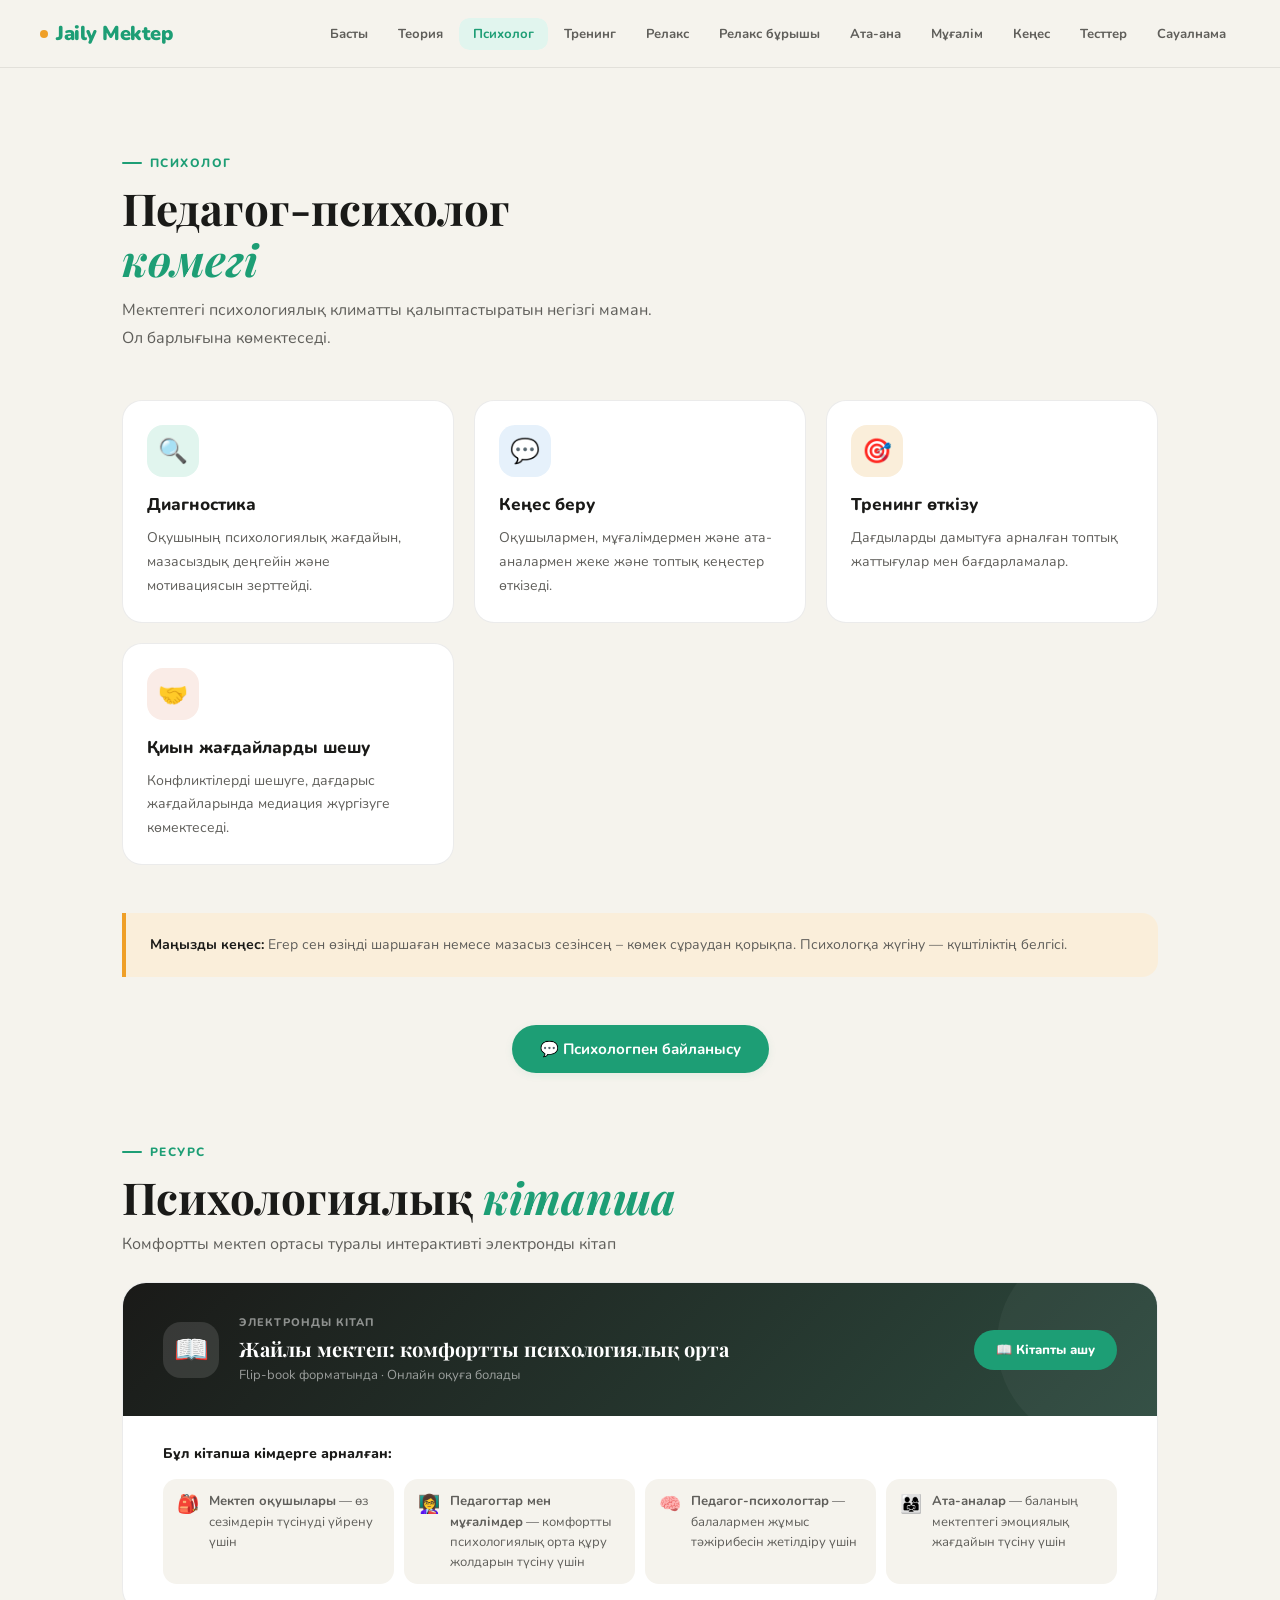
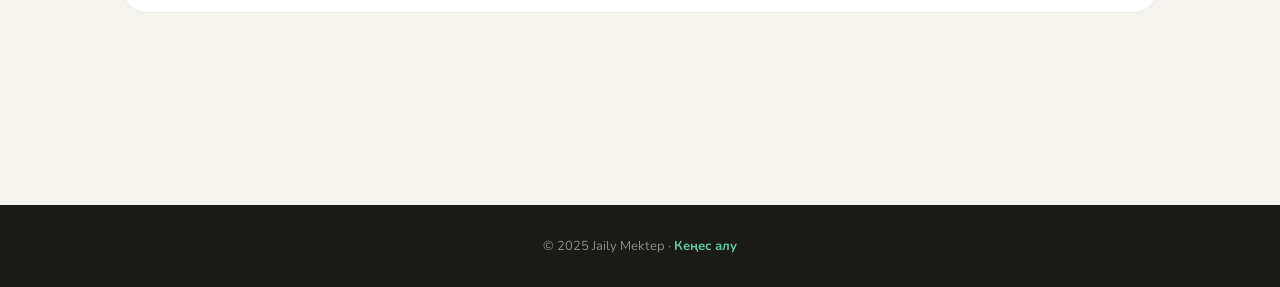
<file: psych.html>
<!DOCTYPE html>
<html lang="kk">
<head>
  <meta charset="UTF-8"/>
  <meta name="viewport" content="width=device-width,initial-scale=1.0"/>
  <title>Jaily Mektep – Психолог бұрышы</title>
  <link rel="stylesheet" href="style.css"/>
</head>
<body class="page-fade-in">

<div id="cursor"></div>
<div id="cursor-ring"></div>

<nav>
  <a href="index.html" class="logo"><div class="logo-dot"></div>Jaily Mektep</a>
  <div class="nav-links">
    <a href="index.html"    class="nav-link">Басты</a>
    <a href="theory.html"   class="nav-link">Теория</a>
    <a href="psych.html"    class="nav-link">Психолог</a>
    <a href="training.html" class="nav-link">Тренинг</a>
    <a href="relax.html"      class="nav-link">Релакс</a>
    <a href="relaxcorner.html" class="nav-link">Релакс бұрышы</a>
    <a href="parents.html"  class="nav-link">Ата-ана</a>
    <a href="teachers.html" class="nav-link">Мұғалім</a>
    <a href="contact.html"  class="nav-link">Кеңес</a>
    <a href="tests.html" class="nav-link">Тесттер</a>
    <a href="survey.html"   class="nav-link">Сауалнама</a>
  </div>
  <button class="nav-burger"><span></span><span></span><span></span></button>
</nav>

<div class="page-wrap">
  <div class="section">

    <div class="reveal">
      <div class="section-label">Психолог</div>
      <h1 class="section-title">Педагог-психолог<br/><em>көмегі</em></h1>
      <p class="section-sub" style="margin-bottom:3rem">Мектептегі психологиялық климатты қалыптастыратын негізгі маман. Ол барлығына көмектеседі.</p>
    </div>

    <div class="grid-2" style="margin-bottom:3rem">
      <div class="card reveal delay-1">
        <div class="card-icon" style="background:var(--green-light)">🔍</div>
        <h3 style="font-size:17px;font-weight:800;margin-bottom:10px">Диагностика</h3>
        <p style="font-size:14px;color:var(--text2);line-height:1.7">Оқушының психологиялық жағдайын, мазасыздық деңгейін және мотивациясын зерттейді.</p>
      </div>
      <div class="card reveal delay-2">
        <div class="card-icon" style="background:var(--blue-light)">💬</div>
        <h3 style="font-size:17px;font-weight:800;margin-bottom:10px">Кеңес беру</h3>
        <p style="font-size:14px;color:var(--text2);line-height:1.7">Оқушылармен, мұғалімдермен және ата-аналармен жеке және топтық кеңестер өткізеді.</p>
      </div>
      <div class="card reveal delay-3">
        <div class="card-icon" style="background:var(--amber-light)">🎯</div>
        <h3 style="font-size:17px;font-weight:800;margin-bottom:10px">Тренинг өткізу</h3>
        <p style="font-size:14px;color:var(--text2);line-height:1.7">Дағдыларды дамытуға арналған топтық жаттығулар мен бағдарламалар.</p>
      </div>
      <div class="card reveal delay-4">
        <div class="card-icon" style="background:var(--coral-light)">🤝</div>
        <h3 style="font-size:17px;font-weight:800;margin-bottom:10px">Қиын жағдайларды шешу</h3>
        <p style="font-size:14px;color:var(--text2);line-height:1.7">Конфликтілерді шешуге, дағдарыс жағдайларында медиация жүргізуге көмектеседі.</p>
      </div>
    </div>

    <div class="tip reveal" style="margin-bottom:3rem">
      <strong>Маңызды кеңес:</strong> Егер сен өзіңді шаршаған немесе мазасыз сезінсең – көмек сұраудан қорықпа. Психологқа жүгіну — күштіліктің белгісі.
    </div>

    <div class="reveal" style="text-align:center;margin-bottom:4rem">
      <a href="contact.html" class="btn btn-primary">💬 Психологпен байланысу</a>
    </div>

    <!-- ══ КІТАП ══ -->
    <div class="reveal">
      <div class="section-label">Ресурс</div>
      <h2 class="section-title" style="margin-bottom:0.5rem">Психологиялық <em>кітапша</em></h2>
      <p class="section-sub" style="margin-bottom:1.5rem">Комфортты мектеп ортасы туралы интерактивті электронды кітап</p>
    </div>

    <div class="reveal" style="margin-bottom:3rem">
      <div style="background:var(--card);border-radius:24px;border:1px solid var(--border);overflow:hidden">

        <!-- book header -->
        <div style="background:linear-gradient(135deg,var(--text) 0%,#2d4a3e 100%);padding:2rem 2.5rem;display:flex;align-items:center;gap:20px;flex-wrap:wrap;position:relative;overflow:hidden">
          <div style="position:absolute;top:-40px;right:-40px;width:200px;height:200px;border-radius:50%;background:rgba(255,255,255,0.04)"></div>
          <div style="width:56px;height:56px;background:rgba(255,255,255,0.12);border-radius:18px;display:flex;align-items:center;justify-content:center;font-size:28px;flex-shrink:0;position:relative">📖</div>
          <div style="flex:1;min-width:200px">
            <div style="font-size:11px;font-weight:800;color:rgba(255,255,255,0.5);letter-spacing:0.1em;text-transform:uppercase;margin-bottom:6px">Электронды кітап</div>
            <h3 style="font-family:'Playfair Display',serif;font-size:20px;color:#fff;margin-bottom:4px;line-height:1.3">Жайлы мектеп: комфортты психологиялық орта</h3>
            <p style="font-size:13px;color:rgba(255,255,255,0.55)">Flip-book форматында · Онлайн оқуға болады</p>
          </div>
          <a href="https://heyzine.com/flip-book/c47bc6bb75.html" target="_blank"
            style="padding:11px 22px;background:var(--green);color:#fff;border-radius:50px;font-size:13px;font-weight:800;text-decoration:none;transition:background 0.2s,transform 0.2s;flex-shrink:0;position:relative"
            onmouseover="this.style.background='#0F6E56';this.style.transform='scale(1.05)'"
            onmouseout="this.style.background='var(--green)';this.style.transform='scale(1)'">
            📖 Кітапты ашу
          </a>
        </div>

        <!-- who is it for -->
        <div style="padding:1.75rem 2.5rem">
          <div style="font-size:14px;font-weight:800;color:var(--text);margin-bottom:1rem">Бұл кітапша кімдерге арналған:</div>
          <div style="display:grid;grid-template-columns:repeat(auto-fill,minmax(220px,1fr));gap:10px">
            <div style="display:flex;align-items:flex-start;gap:10px;padding:12px 14px;background:var(--bg);border-radius:14px;font-size:13px;color:var(--text2);line-height:1.55;transition:background 0.2s,transform 0.2s cubic-bezier(0.34,1.56,0.64,1)"
              onmouseover="this.style.background='var(--green-light)';this.style.transform='translateX(4px)'"
              onmouseout="this.style.background='var(--bg)';this.style.transform='none'">
              <span style="font-size:18px;flex-shrink:0">🎒</span>
              <span><strong>Мектеп оқушылары</strong> — өз сезімдерін түсінуді үйрену үшін</span>
            </div>
            <div style="display:flex;align-items:flex-start;gap:10px;padding:12px 14px;background:var(--bg);border-radius:14px;font-size:13px;color:var(--text2);line-height:1.55;transition:background 0.2s,transform 0.2s cubic-bezier(0.34,1.56,0.64,1)"
              onmouseover="this.style.background='var(--green-light)';this.style.transform='translateX(4px)'"
              onmouseout="this.style.background='var(--bg)';this.style.transform='none'">
              <span style="font-size:18px;flex-shrink:0">👩‍🏫</span>
              <span><strong>Педагогтар мен мұғалімдер</strong> — комфортты психологиялық орта құру жолдарын түсіну үшін</span>
            </div>
            <div style="display:flex;align-items:flex-start;gap:10px;padding:12px 14px;background:var(--bg);border-radius:14px;font-size:13px;color:var(--text2);line-height:1.55;transition:background 0.2s,transform 0.2s cubic-bezier(0.34,1.56,0.64,1)"
              onmouseover="this.style.background='var(--green-light)';this.style.transform='translateX(4px)'"
              onmouseout="this.style.background='var(--bg)';this.style.transform='none'">
              <span style="font-size:18px;flex-shrink:0">🧠</span>
              <span><strong>Педагог-психологтар</strong> — балалармен жұмыс тәжірибесін жетілдіру үшін</span>
            </div>
            <div style="display:flex;align-items:flex-start;gap:10px;padding:12px 14px;background:var(--bg);border-radius:14px;font-size:13px;color:var(--text2);line-height:1.55;transition:background 0.2s,transform 0.2s cubic-bezier(0.34,1.56,0.64,1)"
              onmouseover="this.style.background='var(--green-light)';this.style.transform='translateX(4px)'"
              onmouseout="this.style.background='var(--bg)';this.style.transform='none'">
              <span style="font-size:18px;flex-shrink:0">👨‍👩‍👧</span>
              <span><strong>Ата-аналар</strong> — баланың мектептегі эмоциялық жағдайын түсіну үшін</span>
            </div>
          </div>
        </div>
      </div>
    </div>

  </div>
</div>

<footer><p>© 2025 Jaily Mektep · <a href="contact.html">Кеңес алу</a></p></footer>
<script src="script.js"></script>
</body>
</html>
</file>
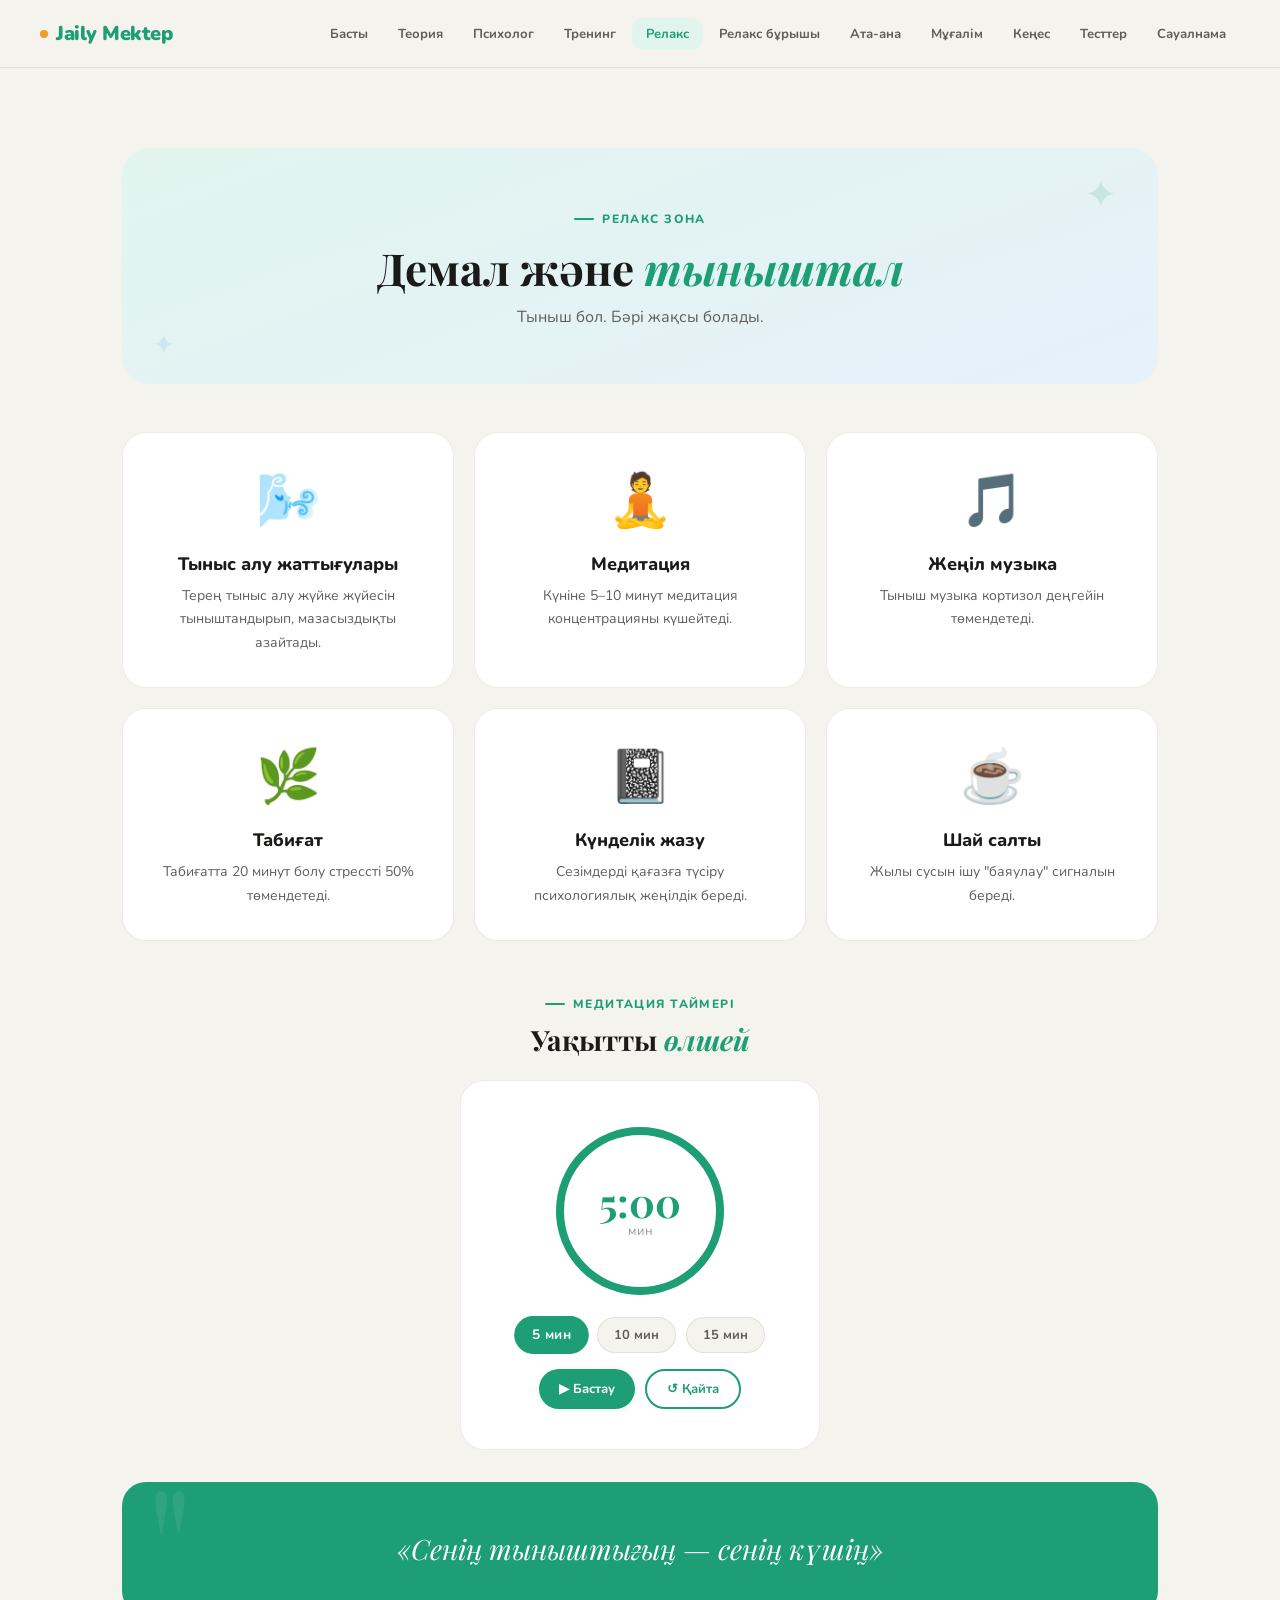
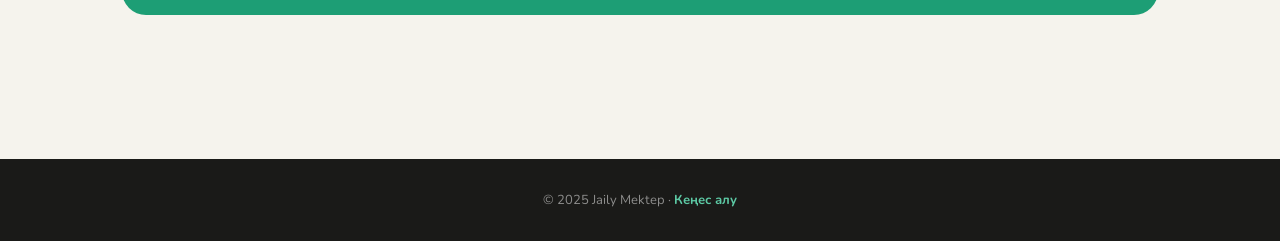
<file: relax.html>
<!DOCTYPE html>
<html lang="kk">
<head>
  <meta charset="UTF-8"/>
  <meta name="viewport" content="width=device-width,initial-scale=1.0"/>
  <title>Jaily Mektep – Релакс зона</title>
  <link rel="stylesheet" href="style.css"/>
  <style>
    .relax-hero {
      background: linear-gradient(160deg, var(--green-light) 0%, var(--blue-light) 100%);
      border-radius: 28px;
      padding: 3.5rem 2rem;
      text-align: center;
      margin-bottom: 3rem;
      position: relative;
      overflow: hidden;
    }
    .relax-hero::before {
      content: '✦';
      position: absolute;
      top: 20px; right: 40px;
      font-size: 40px;
      color: rgba(29,158,117,0.15);
      animation: spin-slow 12s linear infinite;
    }
    .relax-hero::after {
      content: '✦';
      position: absolute;
      bottom: 20px; left: 30px;
      font-size: 28px;
      color: rgba(55,138,221,0.12);
      animation: spin-slow 8s linear infinite reverse;
    }
    @keyframes spin-slow { to { transform: rotate(360deg); } }

    .relax-card {
      background: var(--card);
      border-radius: 24px;
      border: 1px solid var(--border);
      padding: 2rem;
      text-align: center;
      transition: transform 0.35s cubic-bezier(0.34,1.56,0.64,1), box-shadow 0.3s;
      position: relative;
      overflow: hidden;
    }
    .relax-card::before {
      content: '';
      position: absolute;
      inset: 0;
      background: linear-gradient(135deg, var(--green-light), transparent);
      opacity: 0;
      transition: opacity 0.35s;
    }
    .relax-card:hover { transform: translateY(-10px) scale(1.02); box-shadow: var(--shadow-lg); }
    .relax-card:hover::before { opacity: 1; }

    .relax-icon {
      font-size: 52px;
      display: block;
      margin-bottom: 1rem;
      transition: transform 0.4s cubic-bezier(0.34,1.56,0.64,1);
      position: relative;
    }
    .relax-card:hover .relax-icon { transform: scale(1.2) rotate(-8deg); }

    .relax-card h3 {
      font-size: 18px;
      font-weight: 800;
      margin-bottom: 8px;
      position: relative;
    }
    .relax-card p {
      font-size: 14px;
      color: var(--text2);
      line-height: 1.7;
      position: relative;
    }

    /* Timer */
    .timer-wrap {
      background: var(--card);
      border-radius: 24px;
      border: 1px solid var(--border);
      padding: 2.5rem;
      text-align: center;
      max-width: 360px;
      margin: 0 auto;
    }
    .timer-display {
      font-family: 'Playfair Display', serif;
      font-size: 72px;
      font-weight: 700;
      color: var(--green);
      line-height: 1;
      margin: 1rem 0;
      letter-spacing: -2px;
    }
    .timer-ring {
      width: 180px; height: 180px;
      margin: 0 auto 1rem;
      position: relative;
    }
    .timer-ring svg { transform: rotate(-90deg); }
    .timer-ring circle {
      fill: none;
      stroke: var(--green-light);
      stroke-width: 8;
    }
    .timer-ring .progress {
      stroke: var(--green);
      stroke-dasharray: 502;
      stroke-dashoffset: 0;
      stroke-linecap: round;
      transition: stroke-dashoffset 1s linear;
    }
    .timer-inner {
      position: absolute;
      inset: 0;
      display: flex;
      align-items: center;
      justify-content: center;
      flex-direction: column;
    }
    .timer-num {
      font-family: 'Playfair Display', serif;
      font-size: 40px;
      font-weight: 700;
      color: var(--green);
      line-height: 1;
    }
    .timer-sec { font-size: 13px; color: var(--text3); }
    .timer-btns { display: flex; gap: 10px; justify-content: center; flex-wrap: wrap; margin-top: 1rem; }
    .timer-preset {
      padding: 8px 16px;
      border-radius: 50px;
      border: 1.5px solid var(--border);
      background: var(--bg);
      font-size: 13px;
      font-weight: 700;
      font-family: 'Nunito', sans-serif;
      color: var(--text2);
      transition: background 0.2s, color 0.2s, transform 0.2s;
    }
    .timer-preset:hover,
    .timer-preset.active { background: var(--green); color: #fff; transform: scale(1.05); border-color: var(--green); }
  </style>
</head>
<body class="page-fade-in">

<div id="cursor"></div>
<div id="cursor-ring"></div>

<nav>
  <a href="index.html" class="logo"><div class="logo-dot"></div>Jaily Mektep</a>
  <div class="nav-links">
    <a href="index.html"    class="nav-link">Басты</a>
    <a href="theory.html"   class="nav-link">Теория</a>
    <a href="psych.html"    class="nav-link">Психолог</a>
    <a href="training.html" class="nav-link">Тренинг</a>
    <a href="relax.html"      class="nav-link">Релакс</a>
    <a href="relaxcorner.html" class="nav-link">Релакс бұрышы</a>
    <a href="parents.html"  class="nav-link">Ата-ана</a>
    <a href="teachers.html" class="nav-link">Мұғалім</a>
    <a href="contact.html"  class="nav-link">Кеңес</a>
    <a href="tests.html" class="nav-link">Тесттер</a>
    <a href="survey.html"   class="nav-link">Сауалнама</a>
  </div>
  <button class="nav-burger"><span></span><span></span><span></span></button>
</nav>

<div class="page-wrap">
  <div class="section">

    <div class="relax-hero reveal">
      <div class="section-label" style="justify-content:center;margin-bottom:1rem">Релакс зона</div>
      <h1 class="section-title">Демал және <em>тыныштал</em></h1>
      <p style="font-size:16px;color:var(--text2);margin-top:0.75rem">Тыныш бол. Бәрі жақсы болады.</p>
    </div>

    <div class="grid-3" style="margin-bottom:3rem">
      <div class="relax-card reveal delay-1">
        <span class="relax-icon">🌬️</span>
        <h3>Тыныс алу жаттығулары</h3>
        <p>Терең тыныс алу жүйке жүйесін тыныштандырып, мазасыздықты азайтады.</p>
      </div>
      <div class="relax-card reveal delay-2">
        <span class="relax-icon">🧘</span>
        <h3>Медитация</h3>
        <p>Күніне 5–10 минут медитация концентрацияны күшейтеді.</p>
      </div>
      <div class="relax-card reveal delay-3">
        <span class="relax-icon">🎵</span>
        <h3>Жеңіл музыка</h3>
        <p>Тыныш музыка кортизол деңгейін төмендетеді.</p>
      </div>
      <div class="relax-card reveal delay-1">
        <span class="relax-icon">🌿</span>
        <h3>Табиғат</h3>
        <p>Табиғатта 20 минут болу стрессті 50% төмендетеді.</p>
      </div>
      <div class="relax-card reveal delay-2">
        <span class="relax-icon">📓</span>
        <h3>Күнделік жазу</h3>
        <p>Сезімдерді қағазға түсіру психологиялық жеңілдік береді.</p>
      </div>
      <div class="relax-card reveal delay-3">
        <span class="relax-icon">☕</span>
        <h3>Шай салты</h3>
        <p>Жылы сусын ішу "баяулау" сигналын береді.</p>
      </div>
    </div>

    <!-- Meditation Timer -->
    <div class="reveal" style="margin-bottom:2rem">
      <div style="text-align:center;margin-bottom:1.5rem">
        <div class="section-label" style="justify-content:center">Медитация таймері</div>
        <h2 class="section-title" style="font-size:28px">Уақытты <em>өлшей</em></h2>
      </div>
      <div class="timer-wrap">
        <div class="timer-ring">
          <svg width="180" height="180" viewBox="0 0 180 180">
            <circle cx="90" cy="90" r="80"/>
            <circle cx="90" cy="90" r="80" class="progress" id="timerArc"/>
          </svg>
          <div class="timer-inner">
            <div class="timer-num" id="timerNum">5:00</div>
            <div class="timer-sec" id="timerSec">мин</div>
          </div>
        </div>
        <div class="timer-btns">
          <button class="timer-preset active" onclick="setTimer(this,300)">5 мин</button>
          <button class="timer-preset" onclick="setTimer(this,600)">10 мин</button>
          <button class="timer-preset" onclick="setTimer(this,900)">15 мин</button>
        </div>
        <div style="display:flex;gap:10px;justify-content:center;margin-top:1rem">
          <button class="btn btn-primary btn-sm" onclick="toggleTimer()">
            <span id="timerBtnLabel">▶ Бастау</span>
          </button>
          <button class="btn btn-ghost btn-sm" onclick="resetTimer()">↺ Қайта</button>
        </div>
      </div>
    </div>

    <div class="quote-band reveal">
      <p>«Сенің тыныштығың — сенің күшің»</p>
    </div>

  </div>
</div>

<footer><p>© 2025 Jaily Mektep · <a href="contact.html">Кеңес алу</a></p></footer>

<script src="script.js"></script>
<script>
let timerTotal = 300, timerLeft = 300, timerRunning = false, timerIntvl = null;

function setTimer(el, secs) {
  resetTimer();
  timerTotal = timerLeft = secs;
  document.querySelectorAll('.timer-preset').forEach(b => b.classList.remove('active'));
  el.classList.add('active');
  updateTimerUI();
}

function toggleTimer() {
  if (timerRunning) {
    clearInterval(timerIntvl);
    timerRunning = false;
    document.getElementById('timerBtnLabel').textContent = '▶ Жалғастыру';
  } else {
    if (timerLeft <= 0) resetTimer();
    timerRunning = true;
    document.getElementById('timerBtnLabel').textContent = '⏸ Тоқтату';
    timerIntvl = setInterval(() => {
      timerLeft--;
      updateTimerUI();
      if (timerLeft <= 0) {
        clearInterval(timerIntvl);
        timerRunning = false;
        document.getElementById('timerBtnLabel').textContent = '✓ Аяқталды';
        document.getElementById('timerNum').textContent = '🎉';
      }
    }, 1000);
  }
}

function resetTimer() {
  clearInterval(timerIntvl);
  timerRunning = false;
  timerLeft = timerTotal;
  document.getElementById('timerBtnLabel').textContent = '▶ Бастау';
  updateTimerUI();
}

function updateTimerUI() {
  const m = Math.floor(timerLeft / 60);
  const s = timerLeft % 60;
  document.getElementById('timerNum').textContent = m + ':' + String(s).padStart(2,'0');
  const circ = 2 * Math.PI * 80;
  const offset = circ * (1 - timerLeft / timerTotal);
  document.getElementById('timerArc').style.strokeDashoffset = offset;
}
updateTimerUI();
</script>
</body>
</html>
</file>
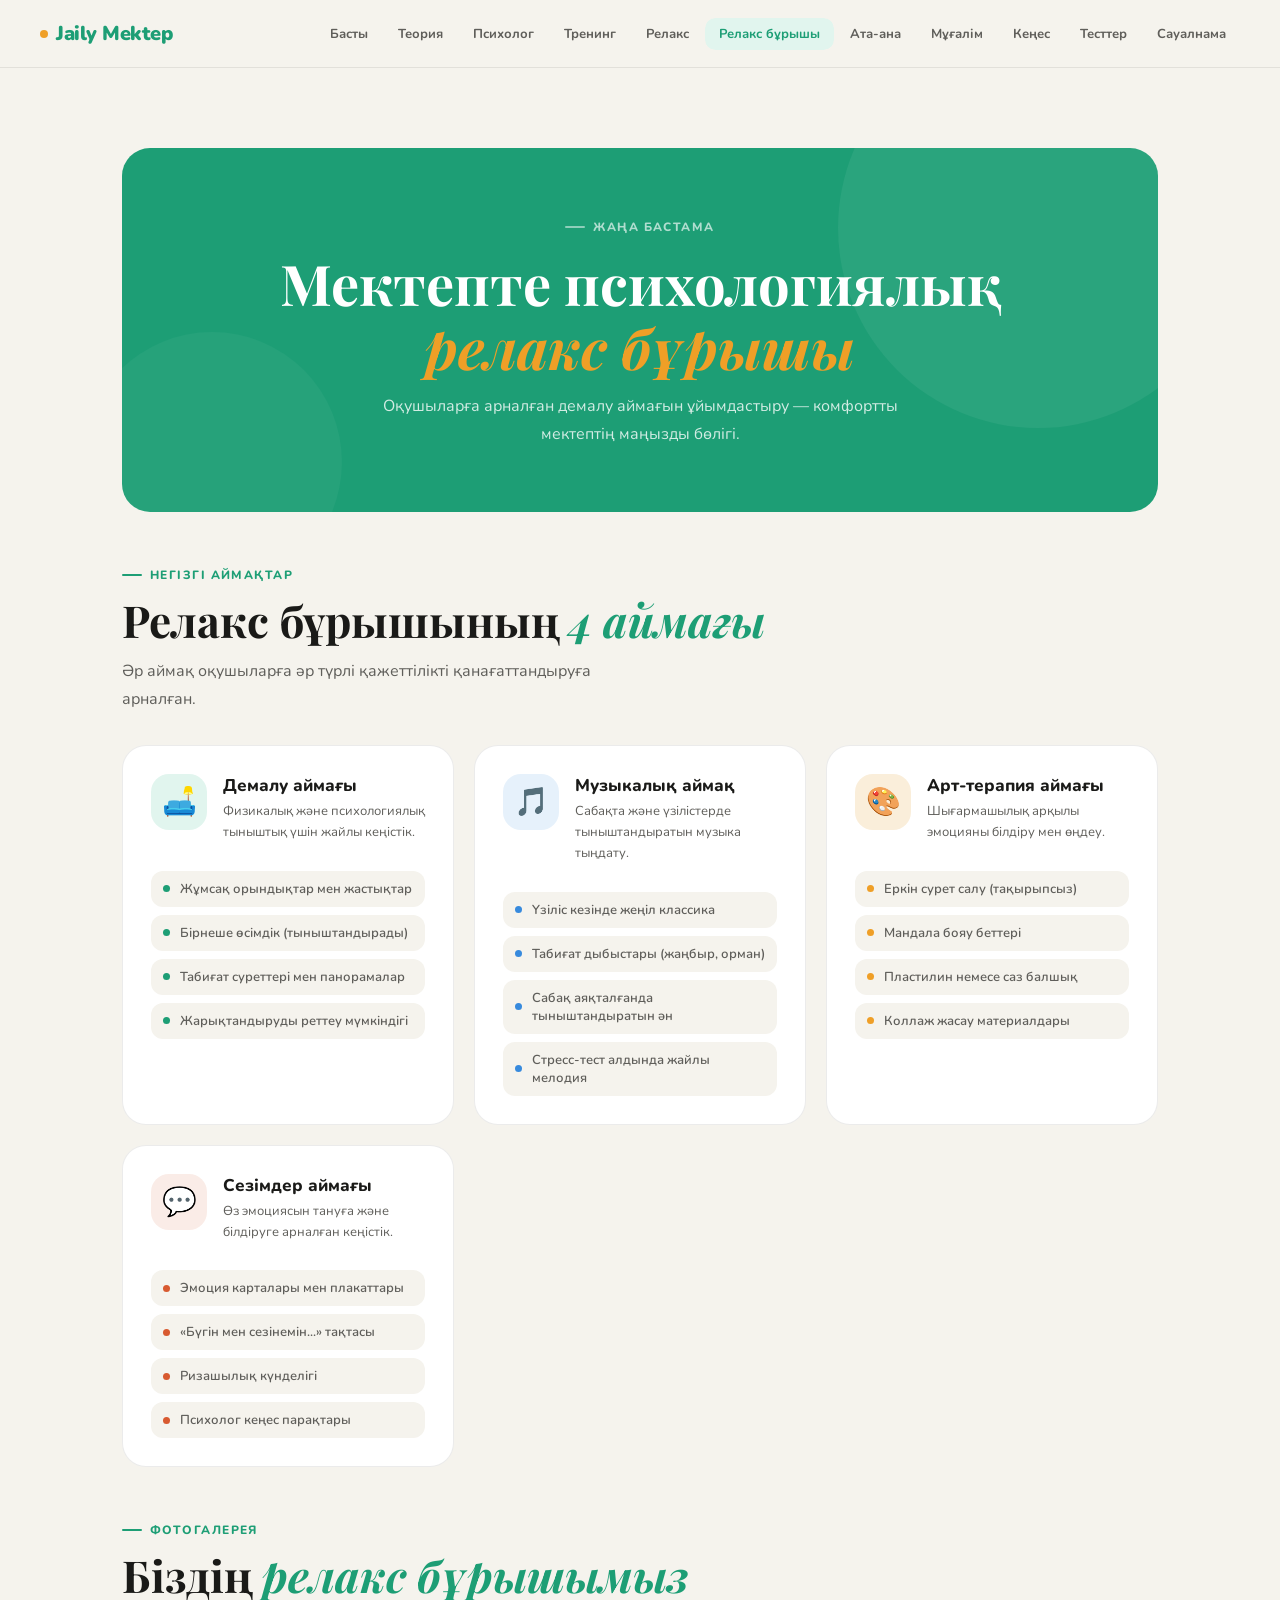
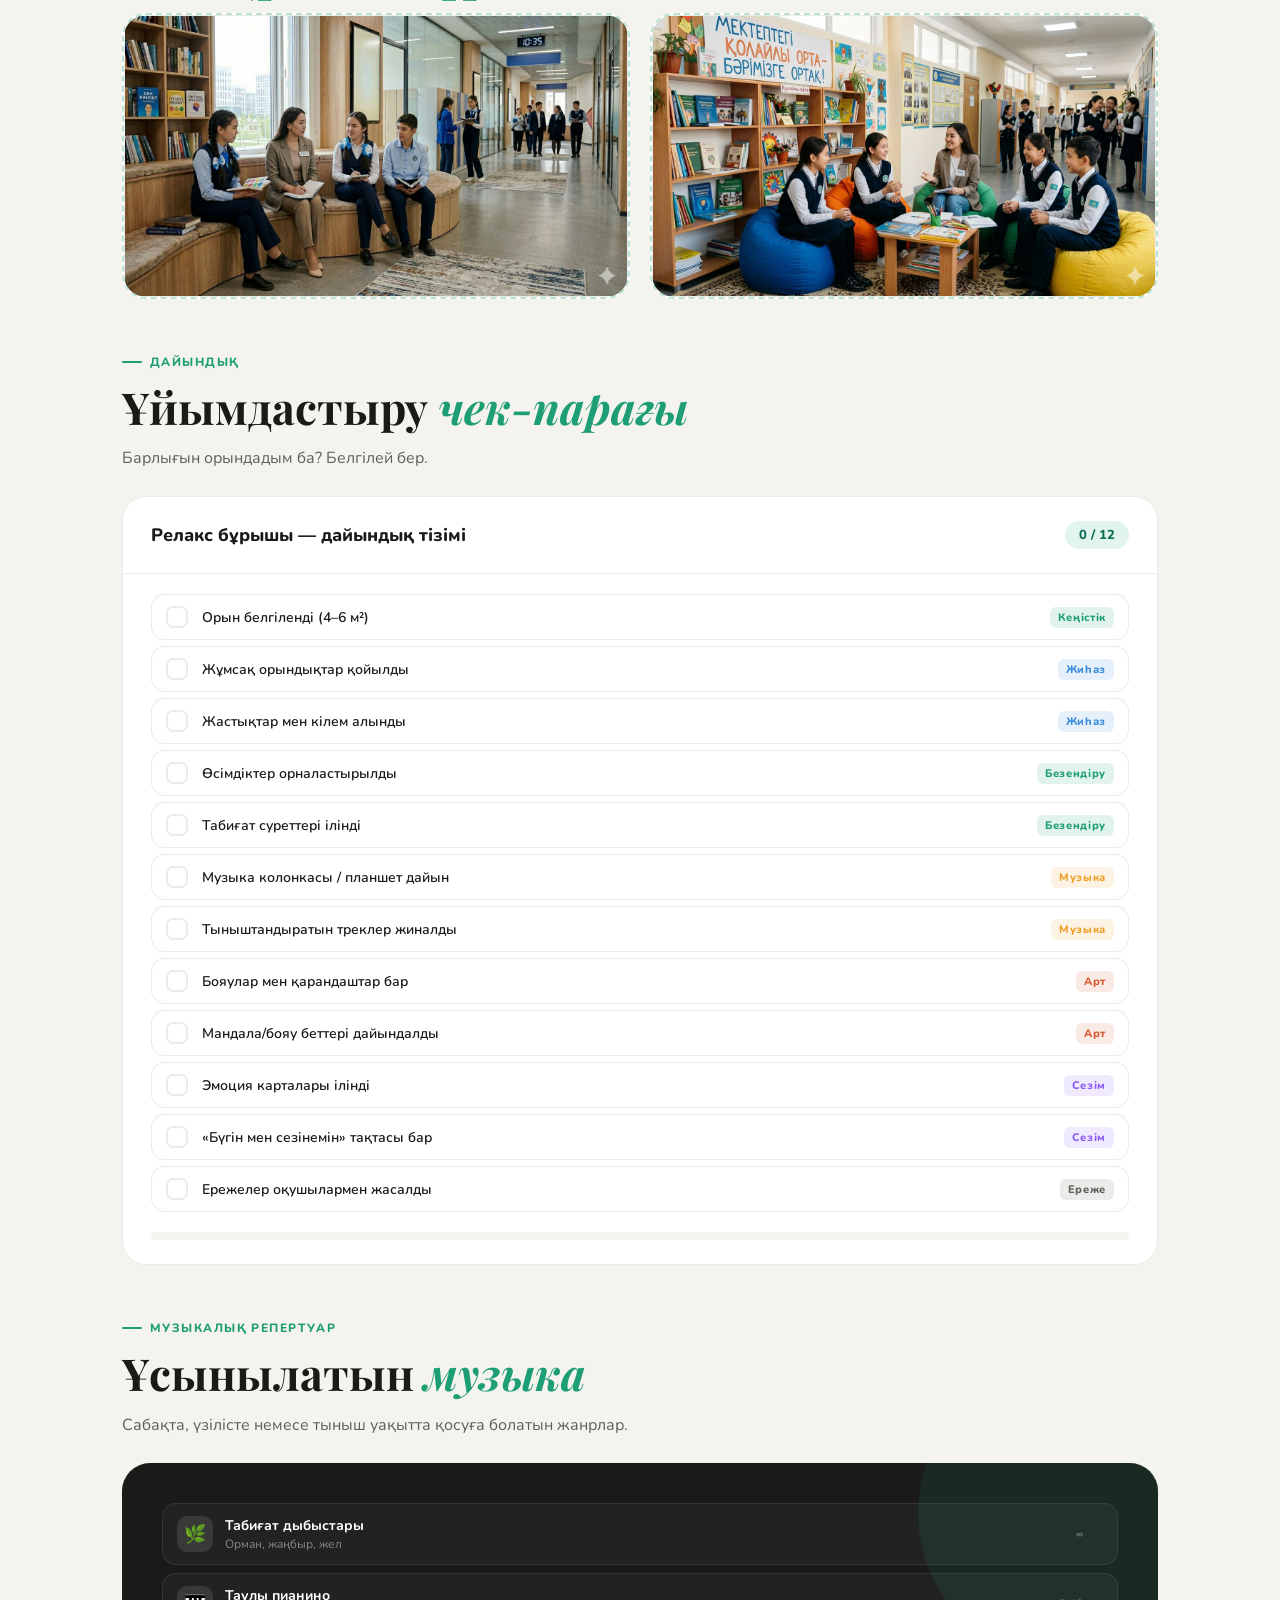
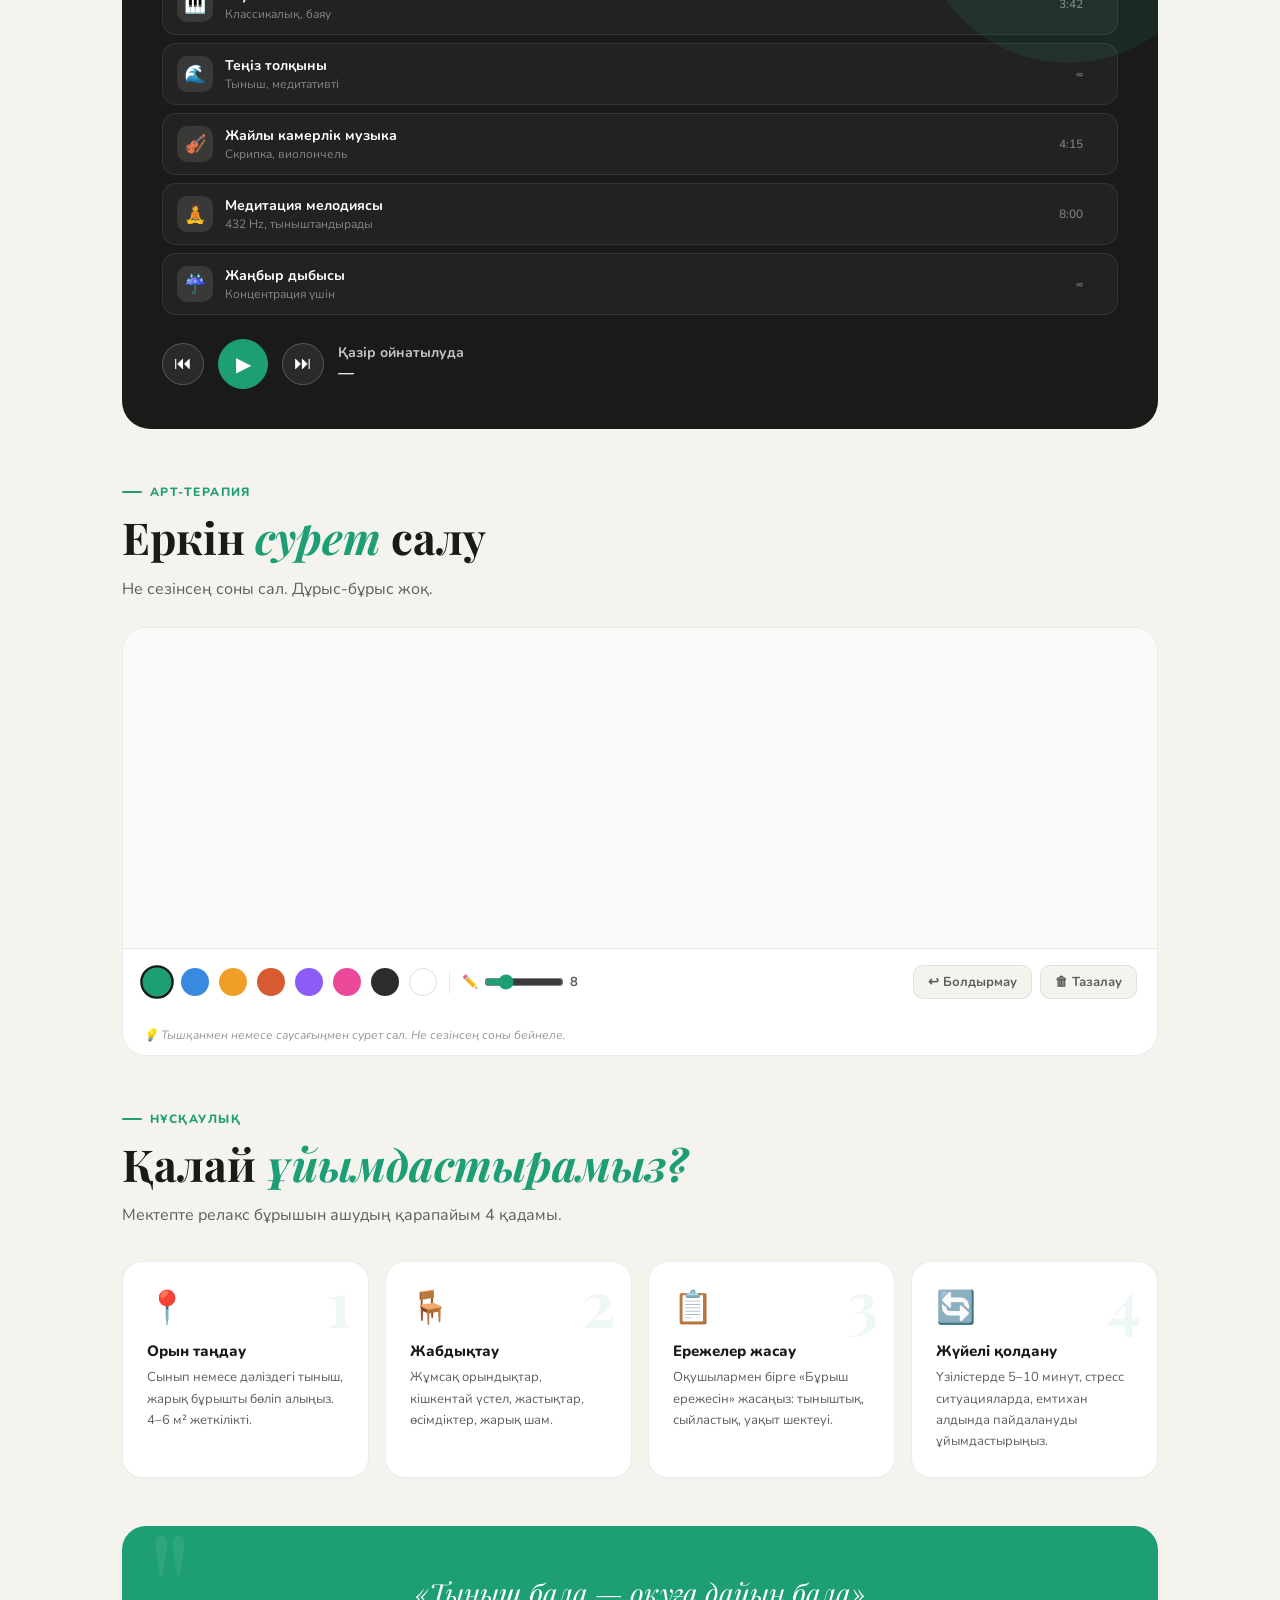
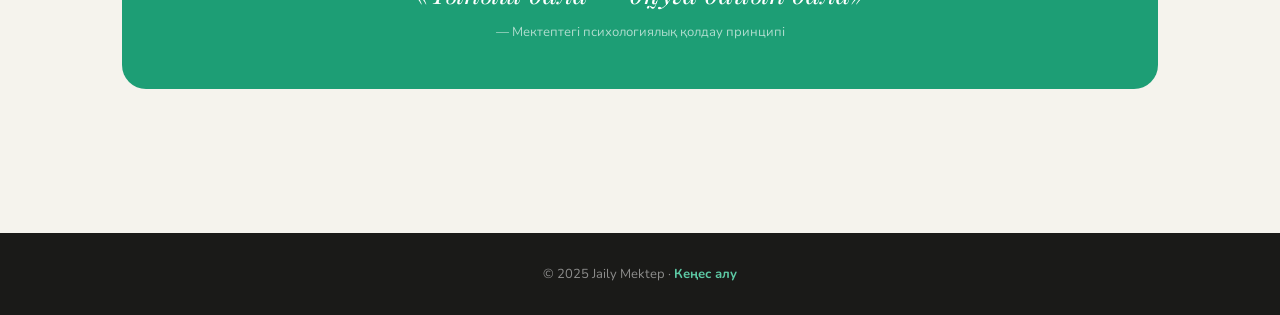
<file: relaxcorner.html>
<!DOCTYPE html>
<html lang="kk">
<head>
  <meta charset="UTF-8"/>
  <meta name="viewport" content="width=device-width,initial-scale=1.0"/>
  <title>Jaily Mektep – Релакс бұрышы</title>
  <link rel="stylesheet" href="style.css"/>
  <style>

    /* ── Page hero ── */
    .corner-hero {
      border-radius: 28px;
      padding: 4rem 2.5rem;
      margin-bottom: 3rem;
      text-align: center;
      position: relative;
      overflow: hidden;
      background: var(--green);
      color: #fff;
    }
    .corner-hero::before {
      content: '';
      position: absolute;
      width: 400px; height: 400px;
      border-radius: 50%;
      background: rgba(255,255,255,0.06);
      top: -120px; right: -80px;
      animation: float-blob 10s ease-in-out infinite;
    }
    .corner-hero::after {
      content: '';
      position: absolute;
      width: 260px; height: 260px;
      border-radius: 50%;
      background: rgba(255,255,255,0.04);
      bottom: -80px; left: -40px;
      animation: float-blob 14s ease-in-out infinite reverse;
    }
    @keyframes float-blob {
      0%,100% { transform: translate(0,0) scale(1); }
      50% { transform: translate(15px,-20px) scale(1.06); }
    }
    .corner-hero .section-label { color: rgba(255,255,255,0.65); }
    .corner-hero .section-label::before { background: rgba(255,255,255,0.5); }
    .corner-hero h1 { color: #fff; }
    .corner-hero h1 em { color: var(--amber); font-style: italic; }
    .corner-hero p { color: rgba(255,255,255,0.8); max-width: 520px; margin: 0.75rem auto 0; font-size: 16px; line-height: 1.75; position: relative; z-index: 1; }
    .corner-hero > * { position: relative; z-index: 1; }

    /* ── Zone cards ── */
    .zone-card {
      background: var(--card);
      border-radius: 24px;
      border: 1px solid var(--border);
      overflow: hidden;
      transition: transform 0.35s cubic-bezier(0.34,1.56,0.64,1), box-shadow 0.3s;
    }
    .zone-card:hover { transform: translateY(-8px); box-shadow: var(--shadow-lg); }
    .zone-top {
      padding: 1.75rem;
      display: flex;
      align-items: flex-start;
      gap: 16px;
    }
    .zone-icon-wrap {
      width: 56px; height: 56px;
      border-radius: 18px;
      display: flex;
      align-items: center;
      justify-content: center;
      font-size: 28px;
      flex-shrink: 0;
      transition: transform 0.4s cubic-bezier(0.34,1.56,0.64,1);
    }
    .zone-card:hover .zone-icon-wrap { transform: scale(1.15) rotate(-6deg); }
    .zone-top h3 { font-size: 17px; font-weight: 800; margin-bottom: 4px; }
    .zone-top p  { font-size: 13px; color: var(--text2); line-height: 1.6; }
    .zone-items {
      padding: 0 1.75rem 1.75rem;
      display: flex;
      flex-direction: column;
      gap: 8px;
    }
    .zone-item {
      display: flex;
      align-items: center;
      gap: 10px;
      padding: 9px 12px;
      border-radius: 12px;
      font-size: 13px;
      font-weight: 600;
      color: var(--text2);
      background: var(--bg);
      transition: background 0.2s, transform 0.2s cubic-bezier(0.34,1.56,0.64,1), color 0.2s;
    }
    .zone-item:hover { transform: translateX(5px); color: var(--text); }
    .zone-bullet {
      width: 7px; height: 7px;
      border-radius: 50%;
      flex-shrink: 0;
    }

    /* ── Checklist ── */
    .checklist-wrap {
      background: var(--card);
      border-radius: 24px;
      border: 1px solid var(--border);
      overflow: hidden;
    }
    .checklist-head {
      padding: 1.5rem 1.75rem;
      border-bottom: 1px solid var(--border);
      display: flex;
      align-items: center;
      justify-content: space-between;
      gap: 12px;
    }
    .checklist-head h2 { font-size: 18px; font-weight: 800; }
    .check-progress-pill {
      background: var(--green-light);
      color: var(--green-dark);
      border-radius: 50px;
      padding: 5px 14px;
      font-size: 13px;
      font-weight: 800;
      white-space: nowrap;
      transition: background 0.3s;
    }
    .checklist-body { padding: 1.25rem 1.75rem; display: flex; flex-direction: column; gap: 6px; }
    .check-item {
      display: flex;
      align-items: center;
      gap: 14px;
      padding: 11px 14px;
      border-radius: 14px;
      border: 1.5px solid var(--border);
      background: var(--card);
      transition: background 0.25s, border-color 0.25s, transform 0.25s cubic-bezier(0.34,1.56,0.64,1);
    }
    .check-item:hover { transform: translateX(4px); border-color: var(--green-mid); }
    .check-item.done { background: var(--green-light); border-color: rgba(29,158,117,0.25); }
    .check-item.done .check-label { color: var(--green-dark); text-decoration: line-through; opacity: 0.7; }
    .check-box {
      width: 22px; height: 22px;
      border-radius: 7px;
      border: 2px solid var(--border);
      display: flex;
      align-items: center;
      justify-content: center;
      flex-shrink: 0;
      font-size: 13px;
      transition: background 0.2s, border-color 0.2s, transform 0.2s;
    }
    .check-item.done .check-box { background: var(--green); border-color: var(--green); }
    .check-label { font-size: 14px; font-weight: 600; color: var(--text); flex: 1; transition: all 0.25s; }
    .check-cat {
      font-size: 11px;
      font-weight: 800;
      letter-spacing: 0.06em;
      padding: 3px 8px;
      border-radius: 6px;
      white-space: nowrap;
    }
    .check-progress-bar-wrap {
      padding: 0 1.75rem 1.5rem;
    }
    .check-bar-track {
      height: 8px;
      background: var(--bg);
      border-radius: 4px;
      overflow: hidden;
    }
    .check-bar-fill {
      height: 100%;
      background: linear-gradient(90deg, var(--green), var(--green-mid));
      border-radius: 4px;
      transition: width 0.5s cubic-bezier(0.4,0,0.2,1);
      width: 0%;
    }
    .check-done-msg {
      display: none;
      margin-top: 12px;
      text-align: center;
      font-size: 16px;
      font-weight: 800;
      color: var(--green-dark);
      animation: pop-in 0.4s cubic-bezier(0.34,1.56,0.64,1);
    }
    @keyframes pop-in { from { opacity:0; transform: scale(0.7); } to { opacity:1; transform: scale(1); } }

    /* ── Music player ── */
    .player-card {
      background: var(--text);
      border-radius: 28px;
      padding: 2.5rem;
      color: #fff;
      position: relative;
      overflow: hidden;
    }
    .player-card::before {
      content: '';
      position: absolute;
      width: 300px; height: 300px;
      border-radius: 50%;
      background: rgba(29,158,117,0.12);
      top: -100px; right: -60px;
    }
    .player-track-list {
      display: flex;
      flex-direction: column;
      gap: 8px;
      margin-bottom: 1.5rem;
      position: relative;
      z-index: 1;
    }
    .ptrack {
      display: flex;
      align-items: center;
      gap: 12px;
      padding: 12px 14px;
      border-radius: 14px;
      border: 1px solid rgba(255,255,255,0.08);
      background: rgba(255,255,255,0.04);
      transition: background 0.2s, transform 0.25s cubic-bezier(0.34,1.56,0.64,1);
    }
    .ptrack:hover { background: rgba(255,255,255,0.1); transform: translateX(4px); }
    .ptrack.playing { background: rgba(29,158,117,0.25); border-color: rgba(29,158,117,0.4); }
    .ptrack-icon {
      width: 36px; height: 36px;
      border-radius: 10px;
      background: rgba(255,255,255,0.1);
      display: flex;
      align-items: center;
      justify-content: center;
      font-size: 18px;
      flex-shrink: 0;
    }
    .ptrack-info { flex: 1; }
    .ptrack-name { font-size: 14px; font-weight: 700; color: #fff; }
    .ptrack-sub  { font-size: 12px; color: rgba(255,255,255,0.45); margin-top: 1px; }
    .ptrack-dur  { font-size: 12px; color: rgba(255,255,255,0.4); font-weight: 600; }
    .play-dot {
      width: 8px; height: 8px;
      border-radius: 50%;
      background: var(--green-mid);
      flex-shrink: 0;
      opacity: 0;
      transition: opacity 0.2s;
    }
    .ptrack.playing .play-dot { opacity: 1; animation: blink 1.2s ease-in-out infinite; }
    @keyframes blink { 0%,100% { opacity:1; } 50% { opacity:0.3; } }

    .player-controls {
      display: flex;
      align-items: center;
      gap: 14px;
      position: relative;
      z-index: 1;
    }
    .player-now {
      flex: 1;
      font-size: 14px;
      font-weight: 700;
      color: rgba(255,255,255,0.75);
    }
    .player-now span { color: #fff; display: block; font-size: 16px; }
    .ctrl-btn {
      width: 42px; height: 42px;
      border-radius: 50%;
      border: 1.5px solid rgba(255,255,255,0.2);
      background: rgba(255,255,255,0.07);
      color: #fff;
      font-size: 18px;
      display: flex;
      align-items: center;
      justify-content: center;
      transition: background 0.2s, transform 0.2s cubic-bezier(0.34,1.56,0.64,1);
    }
    .ctrl-btn:hover { background: rgba(255,255,255,0.16); transform: scale(1.12); }
    .ctrl-btn.main {
      width: 50px; height: 50px;
      background: var(--green);
      border-color: var(--green);
      font-size: 20px;
    }
    .ctrl-btn.main:hover { background: var(--green-dark); }

    /* ── Art therapy ── */
    .art-card {
      background: var(--card);
      border-radius: 24px;
      border: 1px solid var(--border);
      overflow: hidden;
    }
    .art-canvas-wrap {
      position: relative;
      background: #fafaf8;
      border-bottom: 1px solid var(--border);
    }
    #artCanvas {
      display: block;
      width: 100%;
      touch-action: none;
    }
    .art-toolbar {
      padding: 1rem 1.25rem;
      display: flex;
      align-items: center;
      gap: 10px;
      flex-wrap: wrap;
    }
    .art-color {
      width: 28px; height: 28px;
      border-radius: 50%;
      border: 2px solid transparent;
      transition: transform 0.2s cubic-bezier(0.34,1.56,0.64,1), border-color 0.2s;
      flex-shrink: 0;
    }
    .art-color:hover { transform: scale(1.25); }
    .art-color.active { border-color: var(--text); transform: scale(1.2); }
    .art-sep { width: 1px; height: 24px; background: var(--border); margin: 0 2px; }
    .art-size {
      display: flex;
      align-items: center;
      gap: 6px;
      font-size: 13px;
      color: var(--text2);
    }
    .art-size input[type=range] {
      width: 80px;
      accent-color: var(--green);
    }
    .art-actions { margin-left: auto; display: flex; gap: 8px; }
    .art-btn {
      padding: 7px 14px;
      border-radius: 10px;
      border: 1.5px solid var(--border);
      background: var(--bg);
      font-size: 13px;
      font-weight: 700;
      font-family: 'Nunito', sans-serif;
      color: var(--text2);
      transition: background 0.2s, color 0.2s, transform 0.2s;
    }
    .art-btn:hover { background: var(--green); color: #fff; border-color: var(--green); transform: scale(1.04); }
    .art-hint {
      padding: 0.75rem 1.25rem;
      font-size: 12px;
      color: var(--text3);
      font-style: italic;
    }

    /* ── Steps how-to ── */
    .howto-grid {
      display: grid;
      grid-template-columns: repeat(auto-fit, minmax(220px, 1fr));
      gap: 16px;
    }
    .howto-card {
      background: var(--card);
      border-radius: 20px;
      border: 1px solid var(--border);
      padding: 1.5rem;
      position: relative;
      overflow: hidden;
      transition: transform 0.3s cubic-bezier(0.34,1.56,0.64,1), box-shadow 0.3s;
    }
    .howto-card:hover { transform: translateY(-6px); box-shadow: var(--shadow-md); }
    .howto-num {
      font-family: 'Playfair Display', serif;
      font-size: 64px;
      font-weight: 700;
      color: rgba(29,158,117,0.08);
      line-height: 1;
      position: absolute;
      top: 8px; right: 16px;
    }
    .howto-icon { font-size: 32px; margin-bottom: 12px; }
    .howto-card h3 { font-size: 15px; font-weight: 800; margin-bottom: 6px; }
    .howto-card p  { font-size: 13px; color: var(--text2); line-height: 1.65; }

    /* ── Photo upload ── */
    .photo-grid {
      display: grid;
      grid-template-columns: 1fr 1fr;
      gap: 20px;
      margin-bottom: 3rem;
    }
    @media (max-width: 600px) { .photo-grid { grid-template-columns: 1fr; } }
    .photo-slot {
      border-radius: 24px;
      border: 2px dashed rgba(29,158,117,0.3);
      background: var(--card);
      overflow: hidden;
      transition: border-color 0.25s, box-shadow 0.25s;
      position: relative;
    }
    .photo-slot.dragover { border-color: var(--green); box-shadow: 0 0 0 4px rgba(29,158,117,0.12); }
    .photo-slot.has-image { border-style: solid; border-color: var(--border); }
    .photo-empty {
      padding: 2.5rem 1.5rem;
      display: flex;
      flex-direction: column;
      align-items: center;
      justify-content: center;
      gap: 10px;
      text-align: center;
      min-height: 240px;
      transition: background 0.2s;
    }
    .photo-slot:hover .photo-empty { background: var(--green-light); }
    .photo-slot.has-image .photo-empty { display: none; }
    .photo-upload-icon {
      width: 56px; height: 56px;
      border-radius: 18px;
      background: var(--green-light);
      display: flex; align-items: center; justify-content: center;
      font-size: 26px;
      transition: transform 0.3s cubic-bezier(0.34,1.56,0.64,1);
    }
    .photo-slot:hover .photo-upload-icon { transform: scale(1.15) translateY(-4px); }
    .photo-empty h3 { font-size: 15px; font-weight: 800; color: var(--text); margin: 0; }
    .photo-empty p  { font-size: 13px; color: var(--text3); margin: 0; line-height: 1.5; }
    .photo-upload-btn {
      margin-top: 4px;
      padding: 9px 20px;
      background: var(--green);
      color: #fff; border: none; border-radius: 50px;
      font-size: 13px; font-weight: 800; font-family: 'Nunito', sans-serif;
      transition: background 0.2s, transform 0.2s cubic-bezier(0.34,1.56,0.64,1);
    }
    .photo-upload-btn:hover { background: var(--green-dark); transform: scale(1.05); }
    .photo-preview { display: none; width: 100%; flex-direction: column; }
    .photo-slot.has-image .photo-preview { display: flex; }
    .photo-preview img { width: 100%; height: 280px; object-fit: cover; display: block; }
    .photo-preview-bar {
      padding: 12px 16px;
      display: flex; align-items: center; gap: 10px;
      border-top: 1px solid var(--border);
    }
    .photo-caption-input {
      flex: 1; border: none; background: transparent;
      font-family: 'Nunito', sans-serif; font-size: 13px; font-weight: 600;
      color: var(--text2); outline: none;
    }
    .photo-caption-input::placeholder { color: var(--text3); }
    .photo-remove-btn {
      width: 28px; height: 28px; border-radius: 8px;
      border: 1px solid var(--border); background: var(--bg);
      color: var(--text3); font-size: 14px;
      display: flex; align-items: center; justify-content: center;
      transition: background 0.2s, color 0.2s, transform 0.2s;
      flex-shrink: 0;
    }
    .photo-remove-btn:hover { background: var(--coral-light); color: var(--coral); transform: scale(1.1); }

    img {
      border-radius: 12px;
      border: 1px solid var(--border);
      transition: transform 0.3s cubic-bezier(0.34,1.56,0.64,1), box-shadow 0.3s;
      width: 100%;
      height: 100%;
    }
  </style>
</head>
<body class="page-fade-in">

<div id="cursor"></div>
<div id="cursor-ring"></div>

<nav>
  <a href="index.html" class="logo"><div class="logo-dot"></div>Jaily Mektep</a>
  <div class="nav-links">
    <a href="index.html"      class="nav-link">Басты</a>
    <a href="theory.html"     class="nav-link">Теория</a>
    <a href="psych.html"      class="nav-link">Психолог</a>
    <a href="training.html"   class="nav-link">Тренинг</a>
    <a href="relax.html"      class="nav-link">Релакс</a>
    <a href="relaxcorner.html" class="nav-link">Релакс бұрышы</a>
    <a href="parents.html"    class="nav-link">Ата-ана</a>
    <a href="teachers.html"   class="nav-link">Мұғалім</a>
    <a href="contact.html"    class="nav-link">Кеңес</a>
    <a href="tests.html" class="nav-link">Тесттер</a>
    <a href="survey.html"   class="nav-link">Сауалнама</a>
  </div>
  <button class="nav-burger"><span></span><span></span><span></span></button>
</nav>

<div class="page-wrap">
<div class="section">

  <!-- Hero -->
  <div class="corner-hero reveal">
    <div class="section-label" style="justify-content:center;margin-bottom:1rem">Жаңа бастама</div>
    <h1 class="section-title" style="font-size:clamp(32px,5vw,56px)">Мектепте психологиялық<br/><em>релакс бұрышы</em></h1>
    <p>Оқушыларға арналған демалу аймағын ұйымдастыру — комфортты мектептің маңызды бөлігі.</p>
  </div>

  <!-- ── ZONE CARDS ── -->
  <div class="reveal" style="margin-bottom:0.75rem">
    <div class="section-label">Негізгі аймақтар</div>
    <h2 class="section-title">Релакс бұрышының <em>4 аймағы</em></h2>
    <p class="section-sub" style="margin-bottom:2rem">Әр аймақ оқушыларға әр түрлі қажеттілікті қанағаттандыруға арналған.</p>
  </div>
  <div class="grid-2" style="margin-bottom:3rem">

    <div class="zone-card reveal delay-1">
      <div class="zone-top">
        <div class="zone-icon-wrap" style="background:#E1F5EE">🛋️</div>
        <div>
          <h3>Демалу аймағы</h3>
          <p>Физикалық және психологиялық тыныштық үшін жайлы кеңістік.</p>
        </div>
      </div>
      <div class="zone-items">
        <div class="zone-item"><div class="zone-bullet" style="background:var(--green)"></div>Жұмсақ орындықтар мен жастықтар</div>
        <div class="zone-item"><div class="zone-bullet" style="background:var(--green)"></div>Бірнеше өсімдік (тыныштандырады)</div>
        <div class="zone-item"><div class="zone-bullet" style="background:var(--green)"></div>Табиғат суреттері мен панорамалар</div>
        <div class="zone-item"><div class="zone-bullet" style="background:var(--green)"></div>Жарықтандыруды реттеу мүмкіндігі</div>
      </div>
    </div>

    <div class="zone-card reveal delay-2">
      <div class="zone-top">
        <div class="zone-icon-wrap" style="background:#E6F1FB">🎵</div>
        <div>
          <h3>Музыкалық аймақ</h3>
          <p>Сабақта және үзілістерде тыныштандыратын музыка тыңдату.</p>
        </div>
      </div>
      <div class="zone-items">
        <div class="zone-item"><div class="zone-bullet" style="background:var(--blue)"></div>Үзіліс кезінде жеңіл классика</div>
        <div class="zone-item"><div class="zone-bullet" style="background:var(--blue)"></div>Табиғат дыбыстары (жаңбыр, орман)</div>
        <div class="zone-item"><div class="zone-bullet" style="background:var(--blue)"></div>Сабақ аяқталғанда тыныштандыратын ән</div>
        <div class="zone-item"><div class="zone-bullet" style="background:var(--blue)"></div>Стресс-тест алдында жайлы мелодия</div>
      </div>
    </div>

    <div class="zone-card reveal delay-3">
      <div class="zone-top">
        <div class="zone-icon-wrap" style="background:#FAEEDA">🎨</div>
        <div>
          <h3>Арт-терапия аймағы</h3>
          <p>Шығармашылық арқылы эмоцияны білдіру мен өңдеу.</p>
        </div>
      </div>
      <div class="zone-items">
        <div class="zone-item"><div class="zone-bullet" style="background:var(--amber)"></div>Еркін сурет салу (тақырыпсыз)</div>
        <div class="zone-item"><div class="zone-bullet" style="background:var(--amber)"></div>Мандала бояу беттері</div>
        <div class="zone-item"><div class="zone-bullet" style="background:var(--amber)"></div>Пластилин немесе саз балшық</div>
        <div class="zone-item"><div class="zone-bullet" style="background:var(--amber)"></div>Коллаж жасау материалдары</div>
      </div>
    </div>

    <div class="zone-card reveal delay-4">
      <div class="zone-top">
        <div class="zone-icon-wrap" style="background:var(--coral-light)">💬</div>
        <div>
          <h3>Сезімдер аймағы</h3>
          <p>Өз эмоциясын тануға және білдіруге арналған кеңістік.</p>
        </div>
      </div>
      <div class="zone-items">
        <div class="zone-item"><div class="zone-bullet" style="background:var(--coral)"></div>Эмоция карталары мен плакаттары</div>
        <div class="zone-item"><div class="zone-bullet" style="background:var(--coral)"></div>«Бүгін мен сезінемін...» тақтасы</div>
        <div class="zone-item"><div class="zone-bullet" style="background:var(--coral)"></div>Ризашылық күнделігі</div>
        <div class="zone-item"><div class="zone-bullet" style="background:var(--coral)"></div>Психолог кеңес парақтары</div>
      </div>
    </div>

  </div>

  <!-- ── PHOTOS ── -->
  <div class="reveal" style="margin-bottom:0.75rem">
    <div class="section-label">Фотогалерея</div>
    <h2 class="section-title">Біздің <em>релакс бұрышымыз</em></h2>
  </div>
  <div class="photo-grid reveal">

    <div class="photo-slot" id="slot0">
      <img src="img/1.jpeg" alt="">
    </div>

    <div class="photo-slot" id="slot1">
      <img src="img/2.jpeg" alt="">
    </div>

  </div>

  <!-- ── CHECKLIST ── -->
  <div class="reveal" style="margin-bottom:0.75rem">
    <div class="section-label">Дайындық</div>
    <h2 class="section-title">Ұйымдастыру <em>чек-парағы</em></h2>
    <p class="section-sub" style="margin-bottom:1.5rem">Барлығын орындадым ба? Белгілей бер.</p>
  </div>
  <div class="checklist-wrap reveal" style="margin-bottom:3rem">
    <div class="checklist-head">
      <h2>Релакс бұрышы — дайындық тізімі</h2>
      <div class="check-progress-pill" id="checkPill">0 / 12</div>
    </div>
    <div class="checklist-body" id="checklistBody">
      <!-- items injected by JS -->
    </div>
    <div class="check-progress-bar-wrap">
      <div class="check-bar-track"><div class="check-bar-fill" id="checkBarFill"></div></div>
      <div class="check-done-msg" id="checkDoneMsg">🎉 Релакс бұрышы дайын! Бастауға болады.</div>
    </div>
  </div>

  <!-- ── MUSIC PLAYER ── -->
  <div class="reveal" style="margin-bottom:3rem">
    <div style="margin-bottom:1.5rem">
      <div class="section-label">Музыкалық репертуар</div>
      <h2 class="section-title">Ұсынылатын <em>музыка</em></h2>
      <p class="section-sub">Сабақта, үзілісте немесе тыныш уақытта қосуға болатын жанрлар.</p>
    </div>
    <div class="player-card">
      <div class="player-track-list" id="trackList">
        <!-- injected by JS -->
      </div>
      <div class="player-controls">
        <button class="ctrl-btn" onclick="prevTrack()">⏮</button>
        <button class="ctrl-btn main" id="playBtn" onclick="togglePlay()">▶</button>
        <button class="ctrl-btn" onclick="nextTrack()">⏭</button>
        <div class="player-now">
          Қазір ойнатылуда
          <span id="nowPlaying">—</span>
        </div>
      </div>
    </div>
  </div>

  <!-- ── ART THERAPY CANVAS ── -->
  <div class="reveal" style="margin-bottom:3rem">
    <div style="margin-bottom:1.5rem">
      <div class="section-label">Арт-терапия</div>
      <h2 class="section-title">Еркін <em>сурет</em> салу</h2>
      <p class="section-sub">Не сезінсең соны сал. Дұрыс-бұрыс жоқ.</p>
    </div>
    <div class="art-card">
      <div class="art-canvas-wrap">
        <canvas id="artCanvas" height="320"></canvas>
      </div>
      <div class="art-toolbar">
        <!-- Colors -->
        <button class="art-color active" style="background:#1D9E75" onclick="setColor(this,'#1D9E75')" title="Жасыл"></button>
        <button class="art-color" style="background:#378ADD" onclick="setColor(this,'#378ADD')" title="Көк"></button>
        <button class="art-color" style="background:#EF9F27" onclick="setColor(this,'#EF9F27')" title="Сары"></button>
        <button class="art-color" style="background:#D85A30" onclick="setColor(this,'#D85A30')" title="Қызыл"></button>
        <button class="art-color" style="background:#8B5CF6" onclick="setColor(this,'#8B5CF6')" title="Күлгін"></button>
        <button class="art-color" style="background:#EC4899" onclick="setColor(this,'#EC4899')" title="Қызғылт"></button>
        <button class="art-color" style="background:#2C2C2A" onclick="setColor(this,'#2C2C2A')" title="Қара"></button>
        <button class="art-color" style="background:#ffffff;border:1.5px solid #ddd" onclick="setColor(this,'#ffffff')" title="Өшіргіш"></button>
        <div class="art-sep"></div>
        <!-- Brush size -->
        <div class="art-size">
          <span>✏️</span>
          <input type="range" id="brushSize" min="2" max="30" value="8" oninput="updateBrush(this.value)"/>
          <span id="brushLabel" style="min-width:24px;font-size:13px;color:var(--text2);font-weight:700">8</span>
        </div>
        <div class="art-actions">
          <button class="art-btn" onclick="undoStroke()">↩ Болдырмау</button>
          <button class="art-btn" onclick="clearCanvas()">🗑 Тазалау</button>
        </div>
      </div>
      <div class="art-hint">💡 Тышқанмен немесе саусағыңмен сурет сал. Не сезінсең соны бейнеле.</div>
    </div>
  </div>

  <!-- ── HOW TO ORGANIZE ── -->
  <div class="reveal" style="margin-bottom:2rem">
    <div class="section-label">Нұсқаулық</div>
    <h2 class="section-title">Қалай <em>ұйымдастырамыз?</em></h2>
    <p class="section-sub" style="margin-bottom:2rem">Мектепте релакс бұрышын ашудың қарапайым 4 қадамы.</p>
  </div>
  <div class="howto-grid reveal" style="margin-bottom:3rem">
    <div class="howto-card">
      <div class="howto-num">1</div>
      <div class="howto-icon">📍</div>
      <h3>Орын таңдау</h3>
      <p>Сынып немесе дәліздегі тыныш, жарық бұрышты бөліп алыңыз. 4–6 м² жеткілікті.</p>
    </div>
    <div class="howto-card">
      <div class="howto-num">2</div>
      <div class="howto-icon">🪑</div>
      <h3>Жабдықтау</h3>
      <p>Жұмсақ орындықтар, кішкентай үстел, жастықтар, өсімдіктер, жарық шам.</p>
    </div>
    <div class="howto-card">
      <div class="howto-num">3</div>
      <div class="howto-icon">📋</div>
      <h3>Ережелер жасау</h3>
      <p>Оқушылармен бірге «Бұрыш ережесін» жасаңыз: тыныштық, сыйластық, уақыт шектеуі.</p>
    </div>
    <div class="howto-card">
      <div class="howto-num">4</div>
      <div class="howto-icon">🔄</div>
      <h3>Жүйелі қолдану</h3>
      <p>Үзілістерде 5–10 минут, стресс ситуацияларда, емтихан алдында пайдалануды ұйымдастырыңыз.</p>
    </div>
  </div>

  <div class="quote-band reveal">
    <p>«Тыныш бала — оқуға дайын бала»</p>
    <span>— Мектептегі психологиялық қолдау принципі</span>
  </div>

</div>
</div>

<footer><p>© 2025 Jaily Mektep · <a href="contact.html">Кеңес алу</a></p></footer>

<script src="script.js"></script>
<script>
/* ══════════════════════════════
   CHECKLIST
══════════════════════════════ */
const checkItems = [
  { label: 'Орын белгіленді (4–6 м²)',          cat: 'Кеңістік', catColor: '#1D9E75' },
  { label: 'Жұмсақ орындықтар қойылды',          cat: 'Жиhаз',   catColor: '#378ADD' },
  { label: 'Жастықтар мен кілем алынды',          cat: 'Жиhаз',   catColor: '#378ADD' },
  { label: 'Өсімдіктер орналастырылды',           cat: 'Безендіру', catColor: '#1D9E75' },
  { label: 'Табиғат суреттері ілінді',            cat: 'Безендіру', catColor: '#1D9E75' },
  { label: 'Музыка колонкасы / планшет дайын',   cat: 'Музыка',  catColor: '#EF9F27' },
  { label: 'Тыныштандыратын треклер жиналды',    cat: 'Музыка',  catColor: '#EF9F27' },
  { label: 'Бояулар мен қарандаштар бар',         cat: 'Арт',     catColor: '#D85A30' },
  { label: 'Мандала/бояу беттері дайындалды',    cat: 'Арт',     catColor: '#D85A30' },
  { label: 'Эмоция карталары ілінді',             cat: 'Сезім',   catColor: '#8B5CF6' },
  { label: '«Бүгін мен сезінемін» тақтасы бар', cat: 'Сезім',   catColor: '#8B5CF6' },
  { label: 'Ережелер оқушылармен жасалды',        cat: 'Ереже',   catColor: '#5F5E5A' },
];

const body = document.getElementById('checklistBody');
let checked = new Array(checkItems.length).fill(false);

checkItems.forEach((item, i) => {
  const el = document.createElement('div');
  el.className = 'check-item';
  el.id = 'ci' + i;
  el.innerHTML = `
    <div class="check-box" id="cb${i}"></div>
    <span class="check-label">${item.label}</span>
    <span class="check-cat" style="background:${item.catColor}20;color:${item.catColor}">${item.cat}</span>
  `;
  el.onclick = () => toggleCheck(i);
  body.appendChild(el);
});

function toggleCheck(i) {
  checked[i] = !checked[i];
  const el = document.getElementById('ci' + i);
  const cb = document.getElementById('cb' + i);
  el.classList.toggle('done', checked[i]);
  cb.textContent = checked[i] ? '✓' : '';
  updateCheckProgress();
}

function updateCheckProgress() {
  const done = checked.filter(Boolean).length;
  const total = checkItems.length;
  document.getElementById('checkPill').textContent = done + ' / ' + total;
  document.getElementById('checkBarFill').style.width = (done / total * 100) + '%';
  document.getElementById('checkDoneMsg').style.display = done === total ? 'block' : 'none';
}

/* ══════════════════════════════
   MUSIC PLAYER (visual only)
══════════════════════════════ */
const tracks = [
  { icon: '🌿', name: 'Табиғат дыбыстары',    sub: 'Орман, жаңбыр, жел',     dur: '∞',    genre: 'Релакс' },
  { icon: '🎹', name: 'Таулы пианино',         sub: 'Классикалық, баяу',       dur: '3:42', genre: 'Классика' },
  { icon: '🌊', name: 'Теңіз толқыны',         sub: 'Тыныш, медитативті',      dur: '∞',    genre: 'Табиғат' },
  { icon: '🎻', name: 'Жайлы камерлік музыка', sub: 'Скрипка, виолончель',     dur: '4:15', genre: 'Классика' },
  { icon: '🧘', name: 'Медитация мелодиясы',   sub: '432 Hz, тыныштандырады',  dur: '8:00', genre: 'Медитация' },
  { icon: '☔', name: 'Жаңбыр дыбысы',        sub: 'Концентрация үшін',        dur: '∞',    genre: 'Амбиент' },
];

let currentTrack = -1, isPlaying = false;

function renderTracks() {
  const list = document.getElementById('trackList');
  list.innerHTML = tracks.map((t, i) => `
    <div class="ptrack ${i === currentTrack ? 'playing' : ''}" id="pt${i}" onclick="selectTrack(${i})">
      <div class="ptrack-icon">${t.icon}</div>
      <div class="ptrack-info">
        <div class="ptrack-name">${t.name}</div>
        <div class="ptrack-sub">${t.sub}</div>
      </div>
      <div class="ptrack-dur">${t.dur}</div>
      <div class="play-dot"></div>
    </div>
  `).join('');
}

function selectTrack(i) {
  currentTrack = i;
  isPlaying = true;
  document.getElementById('nowPlaying').textContent = tracks[i].name;
  document.getElementById('playBtn').textContent = '⏸';
  renderTracks();
}

function togglePlay() {
  if (currentTrack < 0) { selectTrack(0); return; }
  isPlaying = !isPlaying;
  document.getElementById('playBtn').textContent = isPlaying ? '⏸' : '▶';
  document.querySelectorAll('.ptrack').forEach((el, i) => {
    el.classList.toggle('playing', isPlaying && i === currentTrack);
  });
}

function prevTrack() {
  const i = currentTrack <= 0 ? tracks.length - 1 : currentTrack - 1;
  selectTrack(i);
}
function nextTrack() {
  const i = currentTrack >= tracks.length - 1 ? 0 : currentTrack + 1;
  selectTrack(i);
}

renderTracks();

/* ══════════════════════════════
   ART CANVAS
══════════════════════════════ */
const canvas = document.getElementById('artCanvas');
const ctx = canvas.getContext('2d');
let painting = false;
let brushColor = '#1D9E75';
let brushSize = 8;
let strokes = [];
let currentStroke = null;

function resizeCanvas() {
  const w = canvas.parentElement.offsetWidth;
  const imageData = ctx.getImageData(0, 0, canvas.width, canvas.height);
  canvas.width = w;
  canvas.height = 320;
  ctx.fillStyle = '#fafaf8';
  ctx.fillRect(0, 0, w, 320);
  redrawStrokes();
}

function redrawStrokes() {
  ctx.fillStyle = '#fafaf8';
  ctx.fillRect(0, 0, canvas.width, canvas.height);
  strokes.forEach(stroke => drawStroke(stroke));
}

function drawStroke(stroke) {
  if (!stroke.points.length) return;
  ctx.beginPath();
  ctx.strokeStyle = stroke.color;
  ctx.lineWidth = stroke.size;
  ctx.lineCap = 'round';
  ctx.lineJoin = 'round';
  ctx.moveTo(stroke.points[0].x, stroke.points[0].y);
  stroke.points.forEach(p => ctx.lineTo(p.x, p.y));
  ctx.stroke();
}

function getPos(e) {
  const rect = canvas.getBoundingClientRect();
  const scaleX = canvas.width / rect.width;
  const scaleY = canvas.height / rect.height;
  if (e.touches) {
    return { x: (e.touches[0].clientX - rect.left) * scaleX, y: (e.touches[0].clientY - rect.top) * scaleY };
  }
  return { x: (e.clientX - rect.left) * scaleX, y: (e.clientY - rect.top) * scaleY };
}

canvas.addEventListener('mousedown', e => {
  painting = true;
  currentStroke = { color: brushColor, size: brushSize, points: [getPos(e)] };
});
canvas.addEventListener('mousemove', e => {
  if (!painting) return;
  currentStroke.points.push(getPos(e));
  redrawStrokes();
  drawStroke(currentStroke);
});
canvas.addEventListener('mouseup', () => {
  if (currentStroke) strokes.push(currentStroke);
  painting = false; currentStroke = null;
});
canvas.addEventListener('mouseleave', () => {
  if (painting && currentStroke) strokes.push(currentStroke);
  painting = false; currentStroke = null;
});
canvas.addEventListener('touchstart', e => {
  e.preventDefault();
  painting = true;
  currentStroke = { color: brushColor, size: brushSize, points: [getPos(e)] };
}, { passive: false });
canvas.addEventListener('touchmove', e => {
  e.preventDefault();
  if (!painting) return;
  currentStroke.points.push(getPos(e));
  redrawStrokes();
  drawStroke(currentStroke);
}, { passive: false });
canvas.addEventListener('touchend', () => {
  if (currentStroke) strokes.push(currentStroke);
  painting = false; currentStroke = null;
});

function setColor(el, color) {
  brushColor = color;
  document.querySelectorAll('.art-color').forEach(b => b.classList.remove('active'));
  el.classList.add('active');
}

function updateBrush(val) {
  brushSize = +val;
  document.getElementById('brushLabel').textContent = val;
}

function undoStroke() {
  strokes.pop();
  redrawStrokes();
}

function clearCanvas() {
  strokes = [];
  ctx.fillStyle = '#fafaf8';
  ctx.fillRect(0, 0, canvas.width, canvas.height);
}

window.addEventListener('resize', resizeCanvas);
resizeCanvas();

/* ══════════════════════════════
   PHOTO UPLOAD
══════════════════════════════ */
function loadPhoto(idx, src) {
  document.getElementById('img' + idx).src = src;
  document.getElementById('slot' + idx).classList.add('has-image');
}
function removePhoto(idx) {
  document.getElementById('img' + idx).src = '';
  document.getElementById('cap' + idx).value = '';
  document.getElementById('slot' + idx).classList.remove('has-image');
  document.getElementById('file' + idx).value = '';
}
function onFileChange(idx, input) {
  if (!input.files || !input.files[0]) return;
  const reader = new FileReader();
  reader.onload = e => loadPhoto(idx, e.target.result);
  reader.readAsDataURL(input.files[0]);
}
function onDragOver(e, idx) {
  e.preventDefault();
  document.getElementById('slot' + idx).classList.add('dragover');
}
function onDragLeave(idx) {
  document.getElementById('slot' + idx).classList.remove('dragover');
}
function onDrop(e, idx) {
  e.preventDefault();
  document.getElementById('slot' + idx).classList.remove('dragover');
  const file = e.dataTransfer.files[0];
  if (!file || !file.type.startsWith('image/')) return;
  const reader = new FileReader();
  reader.onload = ev => loadPhoto(idx, ev.target.result);
  reader.readAsDataURL(file);
}
</script>
</body>
</html>
</file>
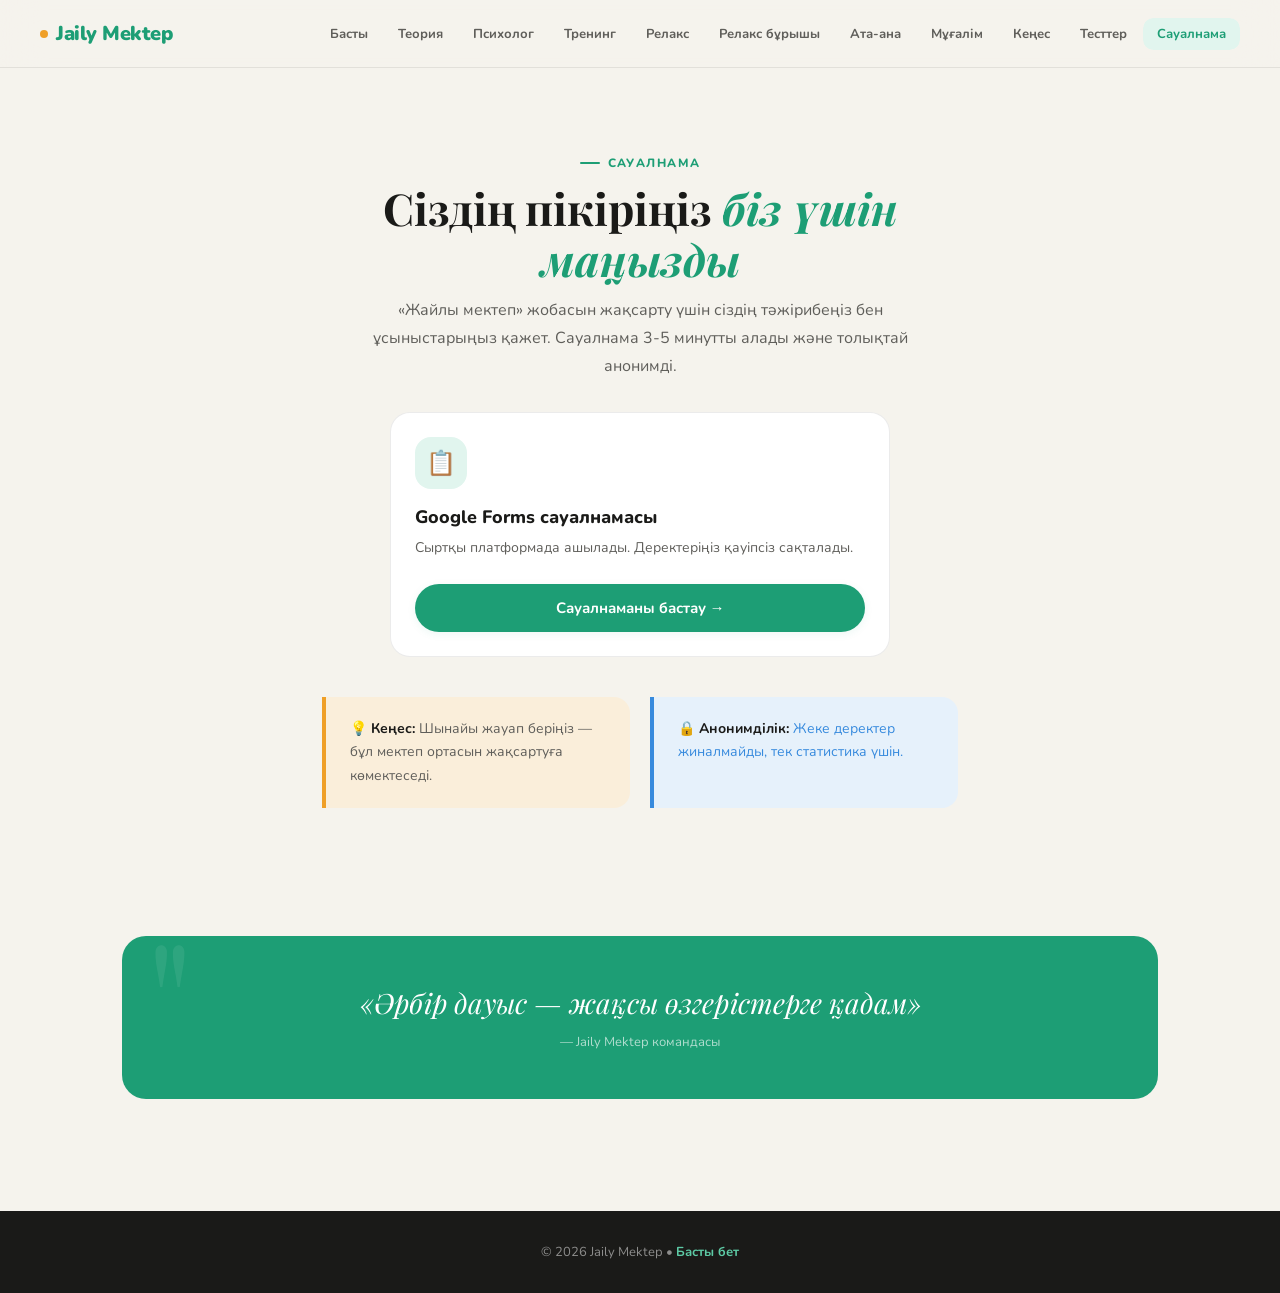
<file: survey.html>
<!DOCTYPE html>
<html lang="kk">
<head>
  <meta charset="UTF-8" />
  <meta name="viewport" content="width=device-width, initial-scale=1.0"/>
  <title>Сауалнама — Жайлы Мектеп</title>
  <link rel="stylesheet" href="style.css" />
  <link rel="preconnect" href="https://fonts.googleapis.com">
  <link rel="preconnect" href="https://fonts.gstatic.com" crossorigin>
  <link href="https://fonts.googleapis.com/css2?family=Nunito:wght@400;500;700;800;900&family=Playfair+Display:ital,wght@0,700;1,600&display=swap" rel="stylesheet">
</head>
<body>

  <!-- Навигация (как на главной) -->
<nav>
  <a href="index.html" class="logo">
    <div class="logo-dot"></div>
    Jaily Mektep
  </a>
  <div class="nav-links">
    <a href="index.html"    class="nav-link">Басты</a>
    <a href="theory.html"   class="nav-link">Теория</a>
    <a href="psych.html"    class="nav-link">Психолог</a>
    <a href="training.html" class="nav-link">Тренинг</a>
    <a href="relax.html"      class="nav-link">Релакс</a>
    <a href="relaxcorner.html" class="nav-link">Релакс бұрышы</a>
    <a href="parents.html"  class="nav-link">Ата-ана</a>
    <a href="teachers.html" class="nav-link">Мұғалім</a>
    <a href="contact.html"  class="nav-link">Кеңес</a>
    <a href="tests.html" class="nav-link">Тесттер</a>
    <a href="survey.html"  class="nav-link active">Сауалнама</a>
  </div>
  <button class="nav-burger" aria-label="Menu">
    <span></span><span></span><span></span>
  </button>
</nav>

  <!-- Основной контент -->
  <main class="page-wrap page-fade-in">
    
    <section class="section" style="text-align: center; max-width: 700px; margin: 0 auto;">
      
      <div class="section-label reveal">Сауалнама</div>
      
      <h1 class="section-title reveal delay-1">
        Сіздің пікіріңіз <em>біз үшін маңызды</em>
      </h1>
      
      <p class="section-sub reveal delay-2" style="margin: 0 auto 2rem;">
        «Жайлы мектеп» жобасын жақсарту үшін сіздің тәжірибеңіз бен ұсыныстарыңыз қажет. 
        Сауалнама 3-5 минутты алады және толықтай анонимді.
      </p>

      <!-- Карточка с кнопкой перехода на опрос -->
      <div class="card reveal delay-3" style="max-width: 500px; margin: 0 auto; text-align: left;">
        <div class="card-icon" style="background: var(--green-light); color: var(--green);">📋</div>
        <h3 style="font-size: 18px; font-weight: 800; margin-bottom: 0.5rem;">Google Forms сауалнамасы</h3>
        <p style="font-size: 14px; color: var(--text2); line-height: 1.6; margin-bottom: 1.5rem;">
          Сыртқы платформада ашылады. Деректеріңіз қауіпсіз сақталады.
        </p>
        <a href="https://forms.gle/if3wZaUmtuud1F2t7" target="_blank" rel="noopener" class="btn btn-primary" style="width: 100%; justify-content: center;">
          Сауалнаманы бастау →
        </a>
      </div>

      <!-- Дополнительные подсказки -->
      <div class="grid-2 reveal delay-4" style="margin-top: 2.5rem; text-align: left;">
        <div class="tip">
          <strong>💡 Кеңес:</strong> Шынайы жауап беріңіз — бұл мектеп ортасын жақсартуға көмектеседі.
        </div>
        <div class="tip" style="border-left-color: var(--blue); background: var(--blue-light); color: var(--blue);">
          <strong>🔒 Анонимділік:</strong> Жеке деректер жиналмайды, тек статистика үшін.
        </div>
      </div>

    </section>

    <!-- Цитата в стиле сайта -->
    <section class="section-sm">
      <div class="quote-band reveal">
        <p>«Әрбір дауыс — жақсы өзгерістерге қадам»</p>
        <span>— Jaily Mektep командасы</span>
      </div>
    </section>

  </main>

  <!-- Футер -->
  <footer>
    © 2026 Jaily Mektep • <a href="index.html">Басты бет</a>
  </footer>

  <!-- Скрипты (как на главной) -->
  <script>
    // Анимация появления элементов
    const revealElements = document.querySelectorAll('.reveal');
    const observer = new IntersectionObserver((entries) => {
      entries.forEach(entry => {
        if (entry.isIntersecting) {
          entry.target.classList.add('visible');
        }
      });
    }, { threshold: 0.1 });
    revealElements.forEach(el => observer.observe(el));

    // Мобильное меню
    const burger = document.querySelector('.nav-burger');
    const navLinks = document.querySelector('.nav-links');
    burger?.addEventListener('click', () => {
      navLinks.classList.toggle('open');
    });
  </script>

</body>
</html>
</file>
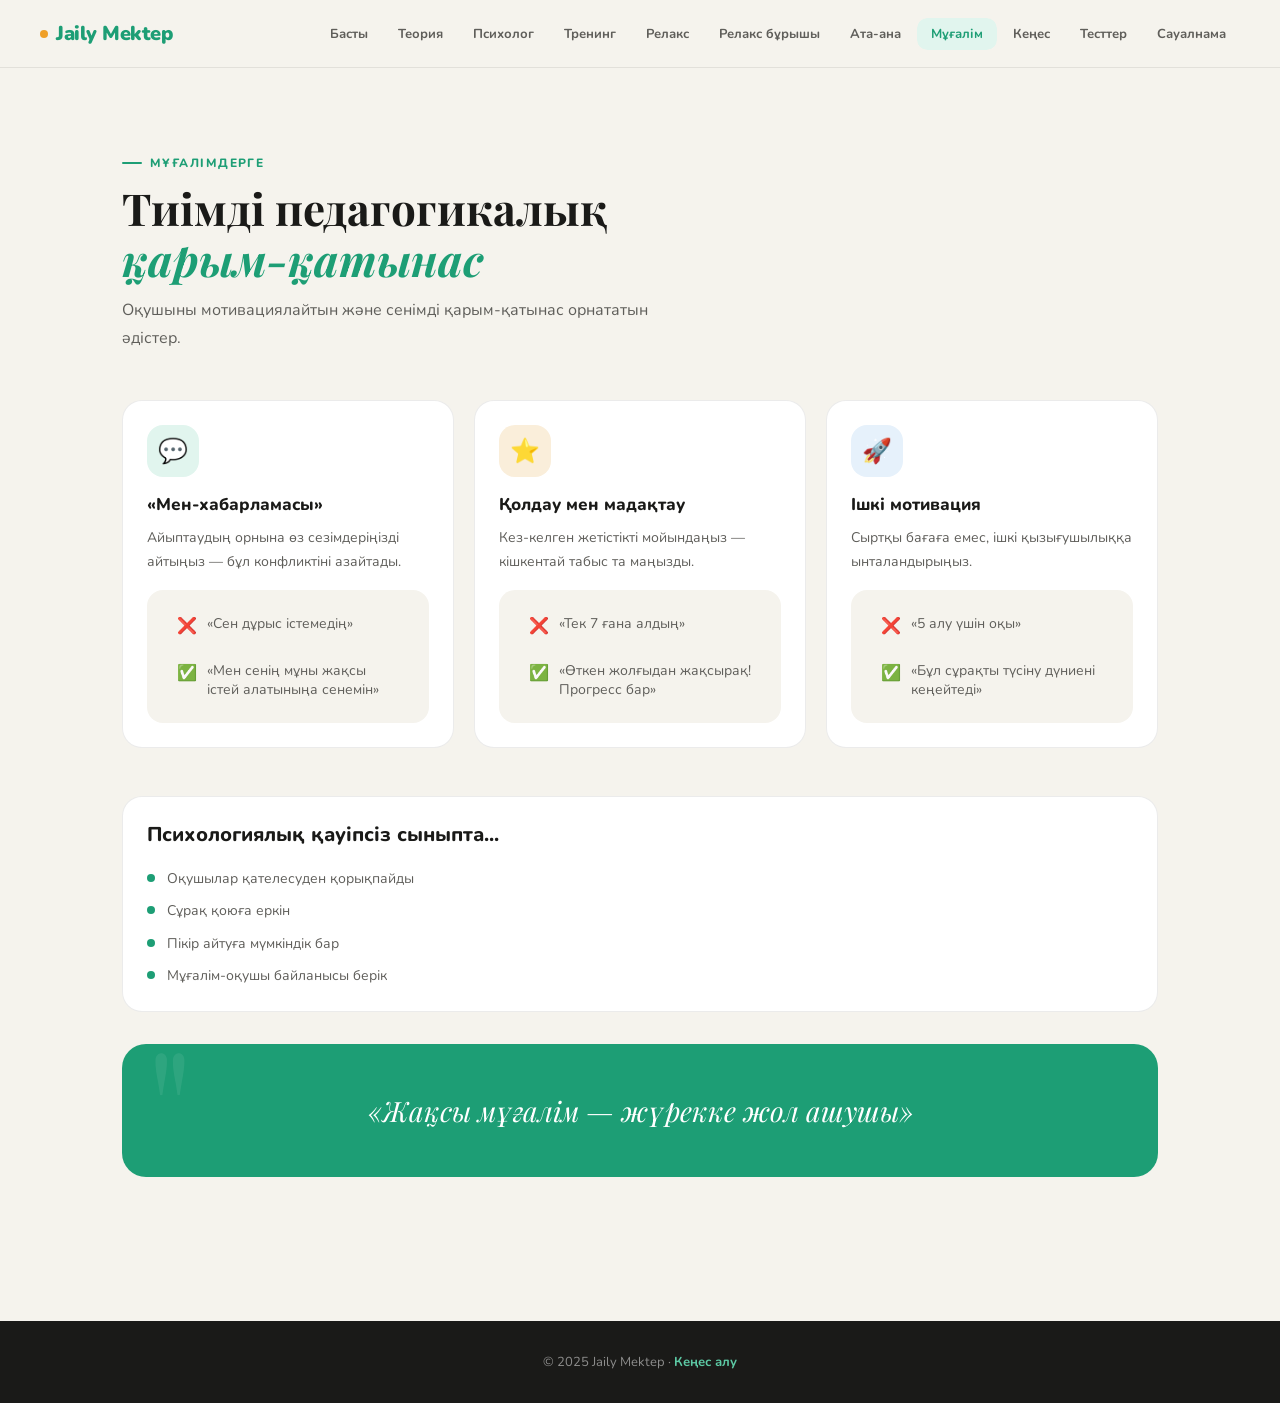
<file: teachers.html>
<!DOCTYPE html>
<html lang="kk">
<head>
  <meta charset="UTF-8"/>
  <meta name="viewport" content="width=device-width,initial-scale=1.0"/>
  <title>Jaily Mektep – Мұғалімдерге</title>
  <link rel="stylesheet" href="style.css"/>
</head>
<body class="page-fade-in">

<div id="cursor"></div>
<div id="cursor-ring"></div>

<nav>
  <a href="index.html" class="logo"><div class="logo-dot"></div>Jaily Mektep</a>
  <div class="nav-links">
    <a href="index.html"    class="nav-link">Басты</a>
    <a href="theory.html"   class="nav-link">Теория</a>
    <a href="psych.html"    class="nav-link">Психолог</a>
    <a href="training.html" class="nav-link">Тренинг</a>
    <a href="relax.html"      class="nav-link">Релакс</a>
    <a href="relaxcorner.html" class="nav-link">Релакс бұрышы</a>
    <a href="parents.html"  class="nav-link">Ата-ана</a>
    <a href="teachers.html" class="nav-link">Мұғалім</a>
    <a href="contact.html"  class="nav-link">Кеңес</a>
    <a href="tests.html" class="nav-link">Тесттер</a>
    <a href="survey.html"   class="nav-link">Сауалнама</a>
  </div>
  <button class="nav-burger"><span></span><span></span><span></span></button>
</nav>

<div class="page-wrap">
  <div class="section">

    <div class="reveal">
      <div class="section-label">Мұғалімдерге</div>
      <h1 class="section-title">Тиімді педагогикалық<br/><em>қарым-қатынас</em></h1>
      <p class="section-sub" style="margin-bottom:3rem">Оқушыны мотивациялайтын және сенімді қарым-қатынас орнататын әдістер.</p>
    </div>

    <div class="grid-3" style="margin-bottom:3rem">
      <div class="card reveal delay-1">
        <div class="card-icon" style="background:var(--green-light)">💬</div>
        <h3 style="font-size:17px;font-weight:800;margin-bottom:10px">«Мен-хабарламасы»</h3>
        <p style="font-size:14px;color:var(--text2);line-height:1.7;margin-bottom:1rem">Айыптаудың орнына өз сезімдеріңізді айтыңыз — бұл конфликтіні азайтады.</p>
        <div class="example-block">
          <div class="ex-row"><span class="ex-icon">❌</span>«Сен дұрыс істемедің»</div>
          <div class="ex-row"><span class="ex-icon">✅</span>«Мен сенің мұны жақсы істей алатыныңа сенемін»</div>
        </div>
      </div>
      <div class="card reveal delay-2">
        <div class="card-icon" style="background:var(--amber-light)">⭐</div>
        <h3 style="font-size:17px;font-weight:800;margin-bottom:10px">Қолдау мен мадақтау</h3>
        <p style="font-size:14px;color:var(--text2);line-height:1.7;margin-bottom:1rem">Кез-келген жетістікті мойындаңыз — кішкентай табыс та маңызды.</p>
        <div class="example-block">
          <div class="ex-row"><span class="ex-icon">❌</span>«Тек 7 ғана алдың»</div>
          <div class="ex-row"><span class="ex-icon">✅</span>«Өткен жолғыдан жақсырақ! Прогресс бар»</div>
        </div>
      </div>
      <div class="card reveal delay-3">
        <div class="card-icon" style="background:var(--blue-light)">🚀</div>
        <h3 style="font-size:17px;font-weight:800;margin-bottom:10px">Ішкі мотивация</h3>
        <p style="font-size:14px;color:var(--text2);line-height:1.7;margin-bottom:1rem">Сыртқы бағаға емес, ішкі қызығушылыққа ынталандырыңыз.</p>
        <div class="example-block">
          <div class="ex-row"><span class="ex-icon">❌</span>«5 алу үшін оқы»</div>
          <div class="ex-row"><span class="ex-icon">✅</span>«Бұл сұрақты түсіну дүниені кеңейтеді»</div>
        </div>
      </div>
    </div>

    <div class="card reveal" style="margin-bottom:2rem">
      <h2 style="font-size:20px;font-weight:800;margin-bottom:1.25rem">Психологиялық қауіпсіз сыныпта...</h2>
      <div class="dot-list">
        <div class="dot-item"><div class="dot"></div><span>Оқушылар қателесуден қорықпайды</span></div>
        <div class="dot-item"><div class="dot"></div><span>Сұрақ қоюға еркін</span></div>
        <div class="dot-item"><div class="dot"></div><span>Пікір айтуға мүмкіндік бар</span></div>
        <div class="dot-item"><div class="dot"></div><span>Мұғалім-оқушы байланысы берік</span></div>
      </div>
    </div>

    <div class="quote-band reveal">
      <p>«Жақсы мұғалім — жүрекке жол ашушы»</p>
    </div>

  </div>
</div>

<footer><p>© 2025 Jaily Mektep · <a href="contact.html">Кеңес алу</a></p></footer>
<script src="script.js"></script>
</body>
</html>
</file>
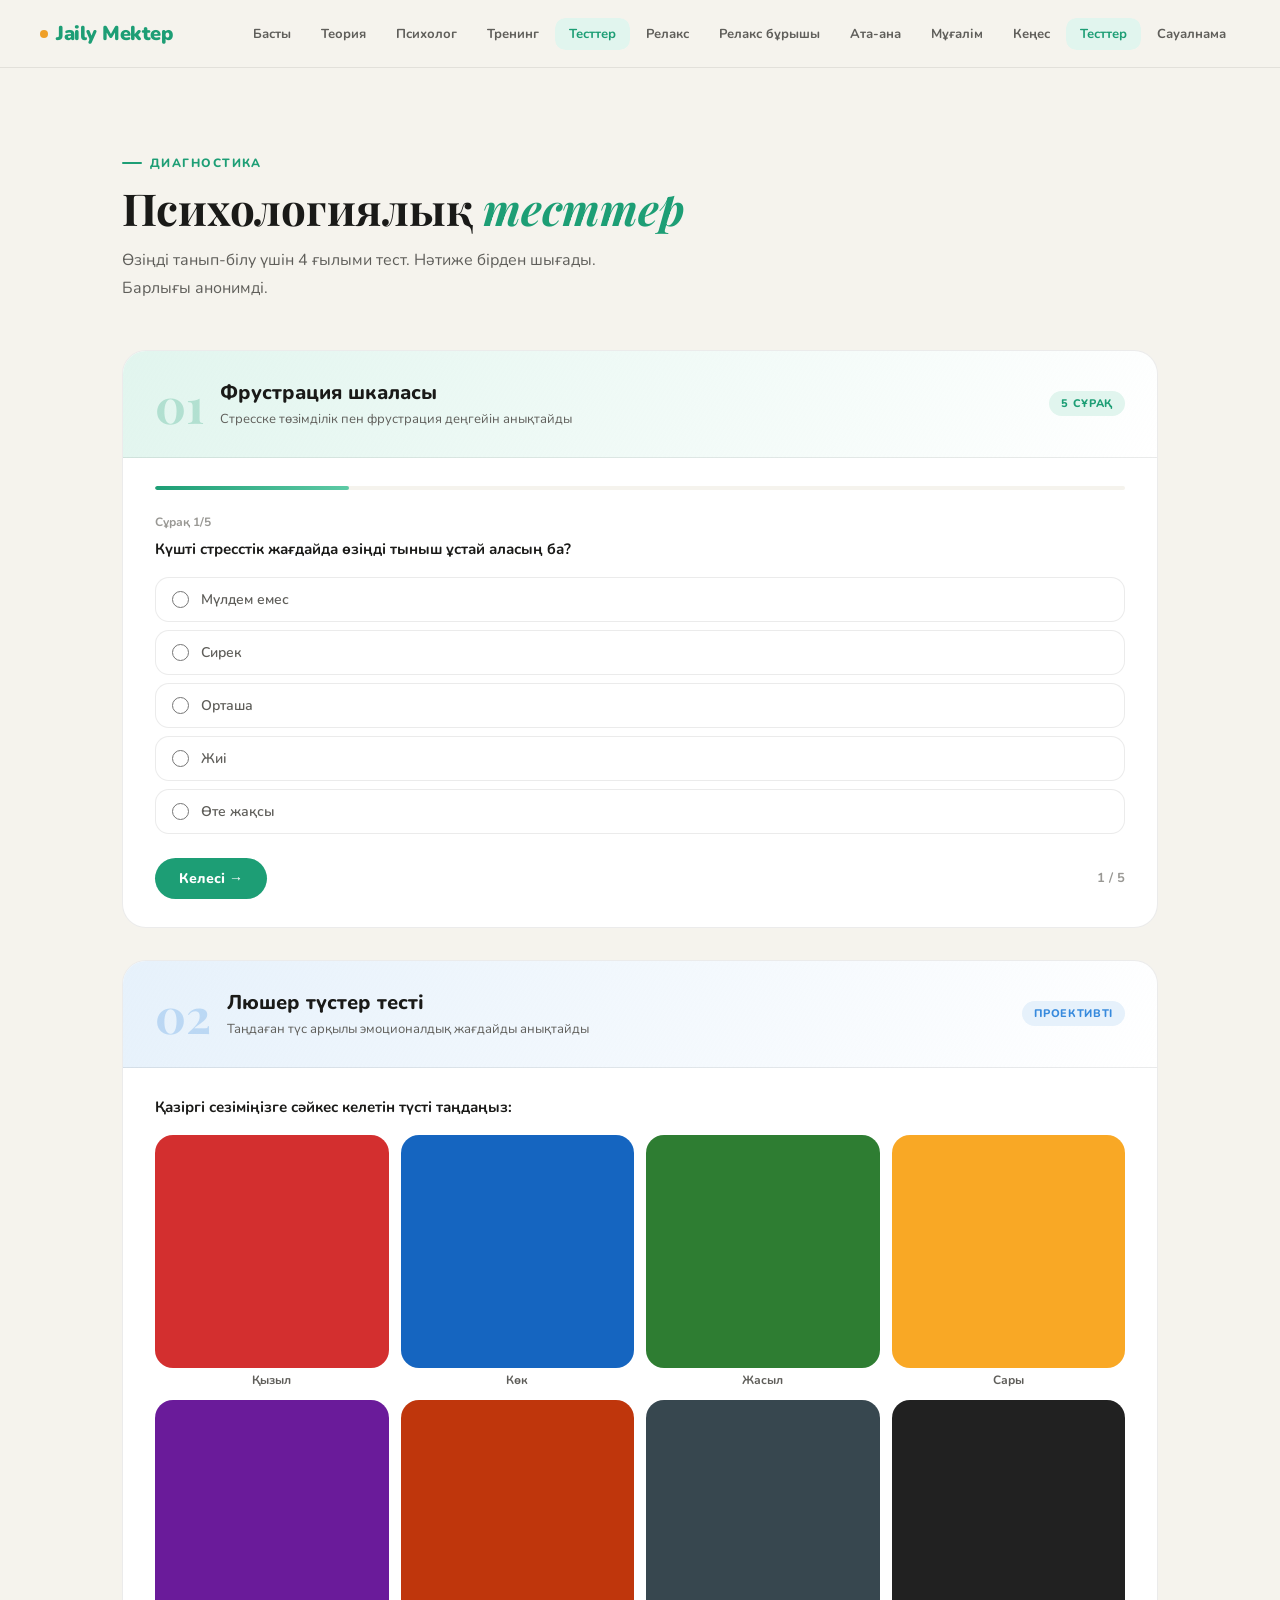
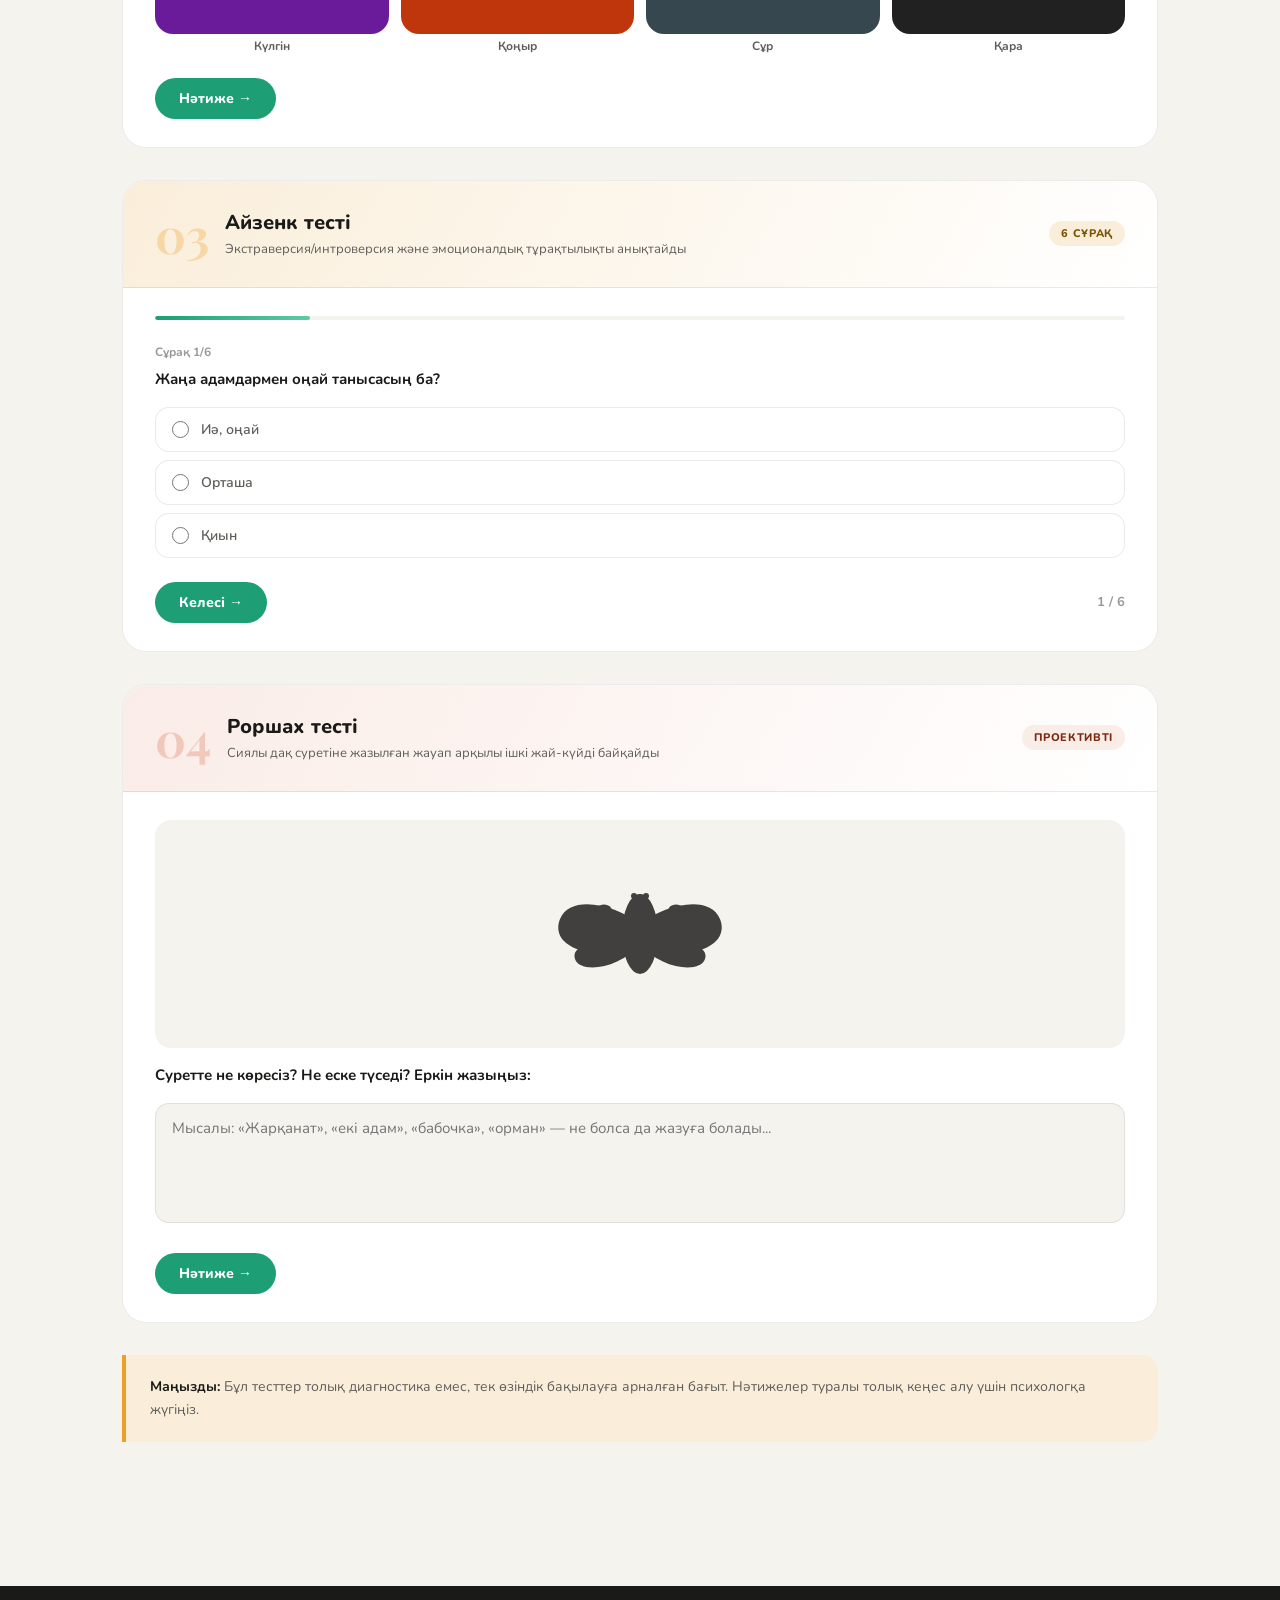
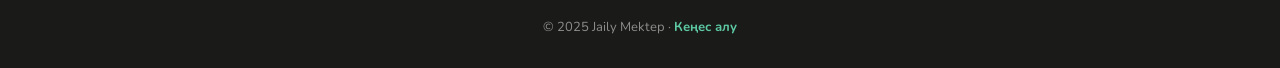
<file: tests.html>
<!DOCTYPE html>
<html lang="kk">
<head>
  <meta charset="UTF-8"/>
  <meta name="viewport" content="width=device-width,initial-scale=1.0"/>
  <title>Jaily Mektep – Психологиялық тесттер</title>
  <link rel="stylesheet" href="style.css"/>
  <style>
    /* ── Test shell ── */
    .test-card {
      background: var(--card);
      border-radius: 24px;
      border: 1px solid var(--border);
      overflow: hidden;
      margin-bottom: 2rem;
      transition: box-shadow 0.3s;
    }
    .test-card:hover { box-shadow: var(--shadow-md); }

    .test-head {
      padding: 1.75rem 2rem;
      display: flex;
      align-items: center;
      gap: 16px;
      border-bottom: 1px solid var(--border);
      position: relative;
      overflow: hidden;
    }
    .test-head::after {
      content: '';
      position: absolute;
      inset: 0;
      opacity: 0.04;
    }
    .test-num {
      font-family: 'Playfair Display', serif;
      font-size: 48px;
      font-weight: 700;
      line-height: 1;
      flex-shrink: 0;
    }
    .test-head-info h2 { font-size: 20px; font-weight: 800; margin-bottom: 4px; }
    .test-head-info p  { font-size: 13px; color: var(--text2); line-height: 1.5; }
    .test-badge {
      margin-left: auto;
      padding: 5px 12px;
      border-radius: 50px;
      font-size: 11px;
      font-weight: 800;
      letter-spacing: 0.06em;
      text-transform: uppercase;
      flex-shrink: 0;
    }

    .test-body { padding: 1.75rem 2rem; }

    /* Steps / progress */
    .test-progress-bar {
      height: 4px;
      background: var(--bg);
      border-radius: 2px;
      overflow: hidden;
      margin-bottom: 1.5rem;
    }
    .test-progress-fill {
      height: 100%;
      background: linear-gradient(90deg, var(--green), var(--green-mid));
      border-radius: 2px;
      transition: width 0.4s cubic-bezier(0.4,0,0.2,1);
    }
    .test-step { display: none; }
    .test-step.active { display: block; animation: step-in 0.35s cubic-bezier(0.34,1.2,0.64,1); }
    @keyframes step-in {
      from { opacity:0; transform: translateX(16px); }
      to   { opacity:1; transform: none; }
    }

    .q-label {
      font-size: 15px;
      font-weight: 700;
      color: var(--text);
      margin-bottom: 1rem;
      line-height: 1.5;
    }
    .q-counter {
      font-size: 12px;
      color: var(--text3);
      font-weight: 700;
      margin-bottom: 0.5rem;
    }

    /* Radio options */
    .radio-opts { display: flex; flex-direction: column; gap: 8px; }
    .radio-opt {
      display: flex;
      align-items: center;
      gap: 12px;
      padding: 12px 16px;
      border-radius: 14px;
      border: 1.5px solid var(--border);
      background: var(--card);
      font-size: 14px;
      font-weight: 600;
      color: var(--text2);
      transition: background 0.2s, border-color 0.2s, transform 0.25s cubic-bezier(0.34,1.56,0.64,1), color 0.2s;
    }
    .radio-opt:hover { transform: translateX(4px); border-color: var(--green-mid); color: var(--text); background: var(--green-light); }
    .radio-opt input[type=radio] { accent-color: var(--green); width: 17px; height: 17px; flex-shrink: 0; }
    .radio-opt.chosen { background: var(--green-light); border-color: var(--green); color: var(--green-dark); }

    /* Color swatches (Luscher) */
    .color-grid {
      display: grid;
      grid-template-columns: repeat(4, 1fr);
      gap: 12px;
      margin-bottom: 1rem;
    }
    .color-swatch {
      aspect-ratio: 1;
      border-radius: 18px;
      border: 3px solid transparent;
      transition: transform 0.25s cubic-bezier(0.34,1.56,0.64,1), border-color 0.2s, box-shadow 0.2s;
      position: relative;
      overflow: hidden;
    }
    .color-swatch:hover { transform: scale(1.08) rotate(-3deg); }
    .color-swatch.picked {
      border-color: var(--text);
      box-shadow: 0 0 0 4px rgba(0,0,0,0.1);
      transform: scale(1.06);
    }
    .color-swatch::after {
      content: '✓';
      position: absolute;
      inset: 0;
      display: flex;
      align-items: center;
      justify-content: center;
      font-size: 22px;
      color: rgba(255,255,255,0.9);
      opacity: 0;
      font-weight: 900;
      transition: opacity 0.2s;
    }
    .color-swatch.picked::after { opacity: 1; }
    .color-name {
      text-align: center;
      font-size: 12px;
      font-weight: 700;
      color: var(--text2);
      margin-top: 4px;
    }

    /* Rorschach textarea */
    .rtest-area {
      width: 100%;
      padding: 14px 16px;
      border-radius: 14px;
      border: 1.5px solid var(--border);
      font-family: 'Nunito', sans-serif;
      font-size: 15px;
      color: var(--text);
      background: var(--bg);
      resize: none;
      outline: none;
      height: 120px;
      transition: border-color 0.25s, box-shadow 0.25s;
    }
    .rtest-area:focus { border-color: var(--green); box-shadow: 0 0 0 4px rgba(29,158,117,0.1); }

    /* Ink blot SVG */
    .inkblot-wrap {
      background: var(--bg);
      border-radius: 16px;
      padding: 1.5rem;
      display: flex;
      justify-content: center;
      margin-bottom: 1rem;
    }

    /* Nav buttons */
    .test-nav {
      display: flex;
      gap: 10px;
      margin-top: 1.5rem;
      align-items: center;
    }
    .test-nav-btn {
      padding: 11px 24px;
      border-radius: 50px;
      font-size: 14px;
      font-weight: 800;
      font-family: 'Nunito', sans-serif;
      border: none;
      transition: background 0.2s, transform 0.25s cubic-bezier(0.34,1.56,0.64,1);
    }
    .btn-next { background: var(--green); color: #fff; }
    .btn-next:hover { background: var(--green-dark); transform: scale(1.04); }
    .btn-back { background: var(--bg); color: var(--text2); border: 1.5px solid var(--border); }
    .btn-back:hover { background: var(--card); transform: scale(1.02); }
    .test-step-label { font-size: 13px; color: var(--text3); font-weight: 700; margin-left: auto; }

    /* Result */
    .test-result {
      display: none;
      animation: step-in 0.4s cubic-bezier(0.34,1.2,0.64,1);
    }
    .test-result.show { display: block; }
    .result-band {
      border-radius: 18px;
      padding: 1.5rem;
      margin-bottom: 1rem;
    }
    .result-band h3 { font-size: 18px; font-weight: 800; margin-bottom: 6px; }
    .result-band p  { font-size: 14px; line-height: 1.7; }
    .result-score {
      font-family: 'Playfair Display', serif;
      font-size: 48px;
      font-weight: 700;
      line-height: 1;
      margin-bottom: 4px;
    }
    .retry-btn {
      padding: 10px 22px;
      background: var(--bg);
      border: 1.5px solid var(--border);
      border-radius: 50px;
      font-size: 13px; font-weight: 800;
      font-family: 'Nunito', sans-serif;
      color: var(--text2);
      margin-top: 1rem;
      transition: background 0.2s, transform 0.2s;
    }
    .retry-btn:hover { background: var(--green-light); color: var(--green-dark); transform: scale(1.03); }

    @media(max-width:600px) {
      .test-head { flex-wrap: wrap; }
      .test-badge { margin-left: 0; }
      .color-grid { grid-template-columns: repeat(4, 1fr); gap: 8px; }
    }
  </style>
</head>
<body class="page-fade-in">

<div id="cursor"></div>
<div id="cursor-ring"></div>

<nav>
  <a href="index.html" class="logo"><div class="logo-dot"></div>Jaily Mektep</a>
  <div class="nav-links">
    <a href="index.html"       class="nav-link">Басты</a>
    <a href="theory.html"      class="nav-link">Теория</a>
    <a href="psych.html"       class="nav-link">Психолог</a>
    <a href="training.html"    class="nav-link">Тренинг</a>
    <a href="tests.html"       class="nav-link">Тесттер</a>
    <a href="relax.html"       class="nav-link">Релакс</a>
    <a href="relaxcorner.html" class="nav-link">Релакс бұрышы</a>
    <a href="parents.html"     class="nav-link">Ата-ана</a>
    <a href="teachers.html"    class="nav-link">Мұғалім</a>
    <a href="contact.html"     class="nav-link">Кеңес</a>
    <a href="tests.html" class="nav-link">Тесттер</a>
    <a href="survey.html"   class="nav-link">Сауалнама</a>
  </div>
  <button class="nav-burger"><span></span><span></span><span></span></button>
</nav>

<div class="page-wrap">
<div class="section">

  <div class="reveal">
    <div class="section-label">Диагностика</div>
    <h1 class="section-title">Психологиялық <em>тесттер</em></h1>
    <p class="section-sub" style="margin-bottom:3rem">Өзіңді танып-білу үшін 4 ғылыми тест. Нәтиже бірден шығады. Барлығы анонимді.</p>
  </div>

  <!-- ══ TEST 1: ФРУСТРАЦИЯ ══ -->
  <div class="test-card reveal">
    <div class="test-head" style="background:linear-gradient(120deg,var(--green-light),transparent)">
      <div class="test-num" style="color:var(--green);opacity:0.25">01</div>
      <div class="test-head-info">
        <h2>Фрустрация шкаласы</h2>
        <p>Стресске төзімділік пен фрустрация деңгейін анықтайды</p>
      </div>
      <div class="test-badge" style="background:var(--green-light);color:var(--green)">5 сұрақ</div>
    </div>
    <div class="test-body">
      <div class="test-progress-bar"><div class="test-progress-fill" id="fp-bar" style="width:20%"></div></div>

      <div class="test-step active" id="fq0">
        <div class="q-counter">Сұрақ 1/5</div>
        <div class="q-label">Күшті стресстік жағдайда өзіңді тыныш ұстай аласың ба?</div>
        <div class="radio-opts" data-group="f" data-idx="0">
          <label class="radio-opt"><input type="radio" name="f0" value="1"/> Мүлдем емес</label>
          <label class="radio-opt"><input type="radio" name="f0" value="2"/> Сирек</label>
          <label class="radio-opt"><input type="radio" name="f0" value="3"/> Орташа</label>
          <label class="radio-opt"><input type="radio" name="f0" value="4"/> Жиі</label>
          <label class="radio-opt"><input type="radio" name="f0" value="5"/> Өте жақсы</label>
        </div>
        <div class="test-nav">
          <button class="test-nav-btn btn-next" onclick="fNext(0)">Келесі →</button>
          <span class="test-step-label">1 / 5</span>
        </div>
      </div>

      <div class="test-step" id="fq1">
        <div class="q-counter">Сұрақ 2/5</div>
        <div class="q-label">Қиындыққа қарсы шыдамдылығың қалай?</div>
        <div class="radio-opts">
          <label class="radio-opt"><input type="radio" name="f1" value="1"/> Өте төмен</label>
          <label class="radio-opt"><input type="radio" name="f1" value="2"/> Төмен</label>
          <label class="radio-opt"><input type="radio" name="f1" value="3"/> Орташа</label>
          <label class="radio-opt"><input type="radio" name="f1" value="4"/> Жоғары</label>
          <label class="radio-opt"><input type="radio" name="f1" value="5"/> Өте жоғары</label>
        </div>
        <div class="test-nav">
          <button class="test-nav-btn btn-back" onclick="fGo(0)">← Артқа</button>
          <button class="test-nav-btn btn-next" onclick="fNext(1)">Келесі →</button>
          <span class="test-step-label">2 / 5</span>
        </div>
      </div>

      <div class="test-step" id="fq2">
        <div class="q-counter">Сұрақ 3/5</div>
        <div class="q-label">Сенің жоспарың орындалмаса, реакцияң қандай?</div>
        <div class="radio-opts">
          <label class="radio-opt"><input type="radio" name="f2" value="1"/> Ашуланамын, долданамын</label>
          <label class="radio-opt"><input type="radio" name="f2" value="2"/> Мазасызданамын</label>
          <label class="radio-opt"><input type="radio" name="f2" value="3"/> Ренжимін, бірақ тез қайтамын</label>
          <label class="radio-opt"><input type="radio" name="f2" value="4"/> Тыныш қабылдаймын</label>
          <label class="radio-opt"><input type="radio" name="f2" value="5"/> Оны мүмкіндік деп қараймын</label>
        </div>
        <div class="test-nav">
          <button class="test-nav-btn btn-back" onclick="fGo(1)">← Артқа</button>
          <button class="test-nav-btn btn-next" onclick="fNext(2)">Келесі →</button>
          <span class="test-step-label">3 / 5</span>
        </div>
      </div>

      <div class="test-step" id="fq3">
        <div class="q-counter">Сұрақ 4/5</div>
        <div class="q-label">Сыни пікір алғанда не сезінесің?</div>
        <div class="radio-opts">
          <label class="radio-opt"><input type="radio" name="f3" value="1"/> Бірден қорғанысқа өтемін</label>
          <label class="radio-opt"><input type="radio" name="f3" value="2"/> Ренжимін</label>
          <label class="radio-opt"><input type="radio" name="f3" value="3"/> Орташа реакция</label>
          <label class="radio-opt"><input type="radio" name="f3" value="4"/> Пайдалы деп қабылдаймын</label>
          <label class="radio-opt"><input type="radio" name="f3" value="5"/> Алғыс айтамын</label>
        </div>
        <div class="test-nav">
          <button class="test-nav-btn btn-back" onclick="fGo(2)">← Артқа</button>
          <button class="test-nav-btn btn-next" onclick="fNext(3)">Келесі →</button>
          <span class="test-step-label">4 / 5</span>
        </div>
      </div>

      <div class="test-step" id="fq4">
        <div class="q-counter">Сұрақ 5/5</div>
        <div class="q-label">Күндізгі стрессті кешке де алып жүресің бе?</div>
        <div class="radio-opts">
          <label class="radio-opt"><input type="radio" name="f4" value="1"/> Иә, үнемі</label>
          <label class="radio-opt"><input type="radio" name="f4" value="2"/> Жиі</label>
          <label class="radio-opt"><input type="radio" name="f4" value="3"/> Кейде</label>
          <label class="radio-opt"><input type="radio" name="f4" value="4"/> Сирек</label>
          <label class="radio-opt"><input type="radio" name="f4" value="5"/> Жоқ, босататын амалым бар</label>
        </div>
        <div class="test-nav">
          <button class="test-nav-btn btn-back" onclick="fGo(3)">← Артқа</button>
          <button class="test-nav-btn btn-next" onclick="fCalc()">Нәтиже →</button>
          <span class="test-step-label">5 / 5</span>
        </div>
      </div>

      <div class="test-result" id="f-result">
        <div class="result-band" id="f-result-band">
          <div class="result-score" id="f-score"></div>
          <h3 id="f-title"></h3>
          <p id="f-desc"></p>
        </div>
        <button class="retry-btn" onclick="fReset()">↺ Қайталау</button>
      </div>
    </div>
  </div>

  <!-- ══ TEST 2: ЛЮШЕР ══ -->
  <div class="test-card reveal">
    <div class="test-head" style="background:linear-gradient(120deg,var(--blue-light),transparent)">
      <div class="test-num" style="color:var(--blue);opacity:0.25">02</div>
      <div class="test-head-info">
        <h2>Люшер түстер тесті</h2>
        <p>Таңдаған түс арқылы эмоционалдық жағдайды анықтайды</p>
      </div>
      <div class="test-badge" style="background:var(--blue-light);color:var(--blue)">Проективті</div>
    </div>
    <div class="test-body">
      <div class="test-step active" id="lq0">
        <div class="q-label">Қазіргі сезіміңізге сәйкес келетін түсті таңдаңыз:</div>
        <div class="color-grid" id="luscher-grid">
          <div>
            <div class="color-swatch" style="background:#D32F2F" onclick="lPick(this,'қызыл')"></div>
            <div class="color-name">Қызыл</div>
          </div>
          <div>
            <div class="color-swatch" style="background:#1565C0" onclick="lPick(this,'көк')"></div>
            <div class="color-name">Көк</div>
          </div>
          <div>
            <div class="color-swatch" style="background:#2E7D32" onclick="lPick(this,'жасыл')"></div>
            <div class="color-name">Жасыл</div>
          </div>
          <div>
            <div class="color-swatch" style="background:#F9A825" onclick="lPick(this,'сары')"></div>
            <div class="color-name">Сары</div>
          </div>
          <div>
            <div class="color-swatch" style="background:#6A1B9A" onclick="lPick(this,'күлгін')"></div>
            <div class="color-name">Күлгін</div>
          </div>
          <div>
            <div class="color-swatch" style="background:#BF360C" onclick="lPick(this,'қоңыр')"></div>
            <div class="color-name">Қоңыр</div>
          </div>
          <div>
            <div class="color-swatch" style="background:#37474F" onclick="lPick(this,'сұр')"></div>
            <div class="color-name">Сұр</div>
          </div>
          <div>
            <div class="color-swatch" style="background:#212121" onclick="lPick(this,'қара')"></div>
            <div class="color-name">Қара</div>
          </div>
        </div>
        <div class="test-nav">
          <button class="test-nav-btn btn-next" onclick="lCalc()">Нәтиже →</button>
        </div>
      </div>
      <div class="test-result" id="l-result">
        <div class="result-band" id="l-result-band">
          <div style="font-size:36px;margin-bottom:8px" id="l-icon"></div>
          <h3 id="l-title"></h3>
          <p id="l-desc"></p>
        </div>
        <button class="retry-btn" onclick="lReset()">↺ Қайталау</button>
      </div>
    </div>
  </div>

  <!-- ══ TEST 3: АЙЗЕНК ══ -->
  <div class="test-card reveal">
    <div class="test-head" style="background:linear-gradient(120deg,var(--amber-light),transparent)">
      <div class="test-num" style="color:var(--amber);opacity:0.3">03</div>
      <div class="test-head-info">
        <h2>Айзенк тесті</h2>
        <p>Экстраверсия/интроверсия және эмоционалдық тұрақтылықты анықтайды</p>
      </div>
      <div class="test-badge" style="background:var(--amber-light);color:#7a5200">6 сұрақ</div>
    </div>
    <div class="test-body">
      <div class="test-progress-bar"><div class="test-progress-fill" id="ep-bar" style="width:16%"></div></div>

      <div id="eysenck-steps">
        <!-- steps rendered by JS -->
      </div>

      <div class="test-result" id="e-result">
        <div class="result-band" id="e-result-band">
          <div style="font-size:32px;margin-bottom:10px" id="e-icon"></div>
          <h3 id="e-title"></h3>
          <p id="e-desc"></p>
        </div>
        <div style="display:flex;gap:12px;flex-wrap:wrap;margin-top:1rem" id="e-tags"></div>
        <button class="retry-btn" onclick="eReset()">↺ Қайталау</button>
      </div>
    </div>
  </div>

  <!-- ══ TEST 4: РОРШАХ ══ -->
  <div class="test-card reveal">
    <div class="test-head" style="background:linear-gradient(120deg,var(--coral-light),transparent)">
      <div class="test-num" style="color:var(--coral);opacity:0.25">04</div>
      <div class="test-head-info">
        <h2>Роршах тесті</h2>
        <p>Сиялы дақ суретіне жазылған жауап арқылы ішкі жай-күйді байқайды</p>
      </div>
      <div class="test-badge" style="background:var(--coral-light);color:#7a2a10">Проективті</div>
    </div>
    <div class="test-body">
      <div class="test-step active" id="rq0">
        <div class="inkblot-wrap">
          <svg width="220" height="180" viewBox="0 0 220 180" xmlns="http://www.w3.org/2000/svg">
            <g fill="#1a1a18" opacity="0.82">
              <!-- symmetric inkblot shape -->
              <ellipse cx="110" cy="90" rx="18" ry="40"/>
              <ellipse cx="110" cy="70" rx="10" ry="14"/>
              <!-- left wing -->
              <path d="M110 80 C85 60 40 50 30 75 C20 100 55 115 85 105 C95 115 100 95 110 90Z"/>
              <path d="M110 100 C90 125 50 130 45 115 C40 100 70 95 95 105Z"/>
              <ellipse cx="72" cy="68" rx="10" ry="7" transform="rotate(-20,72,68)"/>
              <!-- right wing (mirror) -->
              <path d="M110 80 C135 60 180 50 190 75 C200 100 165 115 135 105 C125 115 120 95 110 90Z"/>
              <path d="M110 100 C130 125 170 130 175 115 C180 100 150 95 125 105Z"/>
              <ellipse cx="148" cy="68" rx="10" ry="7" transform="rotate(20,148,68)"/>
              <!-- center details -->
              <ellipse cx="110" cy="58" rx="6" ry="8"/>
              <circle cx="104" cy="52" r="3"/>
              <circle cx="116" cy="52" r="3"/>
            </g>
          </svg>
        </div>
        <div class="q-label">Суретте не көресіз? Не еске түседі? Еркін жазыңыз:</div>
        <textarea class="rtest-area" id="ror-text" placeholder="Мысалы: «Жарқанат», «екі адам», «бабочка», «орман» — не болса да жазуға болады..."></textarea>
        <div class="test-nav">
          <button class="test-nav-btn btn-next" onclick="rCalc()">Нәтиже →</button>
        </div>
      </div>

      <div class="test-result" id="r-result">
        <div class="result-band" id="r-result-band">
          <div style="font-size:32px;margin-bottom:10px" id="r-icon"></div>
          <h3 id="r-title"></h3>
          <p id="r-desc"></p>
        </div>
        <div class="tip" style="margin-top:1rem">
          <strong>Ескерту:</strong> Роршах тесті тек мамандармен толық талдануы тиіс. Бұл — бастапқы бағыт ғана.
        </div>
        <button class="retry-btn" onclick="rReset()">↺ Қайталау</button>
      </div>
    </div>
  </div>

  <div class="tip reveal">
    <strong>Маңызды:</strong> Бұл тесттер толық диагностика емес, тек өзіндік бақылауға арналған бағыт. Нәтижелер туралы толық кеңес алу үшін психологқа жүгіңіз.
  </div>

</div>
</div>

<footer><p>© 2025 Jaily Mektep · <a href="contact.html">Кеңес алу</a></p></footer>

<script src="script.js"></script>
<script>
/* ═══════════════════════════════
   TEST 1 — ФРУСТРАЦИЯ
═══════════════════════════════ */
let fAnswers = [null,null,null,null,null];

function fGo(idx) {
  document.querySelectorAll('[id^="fq"]').forEach(el => el.classList.remove('active'));
  document.getElementById('fq' + idx).classList.add('active');
  document.getElementById('fp-bar').style.width = ((idx+1)/5*100) + '%';
  document.getElementById('f-result').classList.remove('show');
}

function fNext(idx) {
  const checked = document.querySelector('input[name="f'+idx+'"]:checked');
  if (!checked) { alert('Жауапты таңдаңыз'); return; }
  fAnswers[idx] = +checked.value;
  document.querySelectorAll('input[name="f'+idx+'"]').forEach(r => {
    r.closest('.radio-opt').classList.toggle('chosen', r.checked);
  });
  if (idx < 4) fGo(idx+1);
  else fCalc();
}

function fCalc() {
  const checked = document.querySelector('input[name="f4"]:checked');
  if (!checked) { alert('Жауапты таңдаңыз'); return; }
  fAnswers[4] = +checked.value;
  const total = fAnswers.reduce((a,b) => a + (b||0), 0);
  let title, desc, color;
  if (total <= 10) {
    title = 'Жоғары фрустрация'; color = '#FAECE7';
    desc = 'Сіз стресске өте сезімтал болуы мүмкін. Тыныс алу жаттығулары мен психологпен сөйлесу ұсынылады.';
  } else if (total <= 17) {
    title = 'Орташа фрустрация'; color = '#FAEEDA';
    desc = 'Орташа деңгей. Кейде стресс жинақталады, бірақ жалпы жағдай жақсы. Демалысқа назар аударыңыз.';
  } else {
    title = 'Төмен фрустрация'; color = '#E1F5EE';
    desc = 'Жақсы нәтиже! Сіз стресске жақсы төзеді. Психологиялық тұрақтылығыңыз жоғары.';
  }
  document.getElementById('fp-bar').style.width = '100%';
  document.getElementById('f-score').textContent = total + '/25';
  document.getElementById('f-title').textContent = title;
  document.getElementById('f-desc').textContent = desc;
  document.getElementById('f-result-band').style.background = color;
  document.querySelectorAll('[id^="fq"]').forEach(el => el.classList.remove('active'));
  document.getElementById('f-result').classList.add('show');
}

function fReset() {
  fAnswers = [null,null,null,null,null];
  document.getElementById('f-result').classList.remove('show');
  document.querySelectorAll('input[name^="f"]').forEach(r => { r.checked = false; r.closest('.radio-opt').classList.remove('chosen'); });
  fGo(0);
}

/* ═══════════════════════════════
   TEST 2 — ЛЮШЕР
═══════════════════════════════ */
let lPicked = null;
const lData = {
  'қызыл':  { icon:'🔥', title:'Энергия және белсенділік', desc:'Сіз қазір өте белсенді, мотивацияңыз жоғары. Бірақ артық ашуланшақтықтан сақтаныңыз.', bg:'#FAECE7' },
  'көк':    { icon:'🌊', title:'Тыныштық және сенімділік', desc:'Сіз тепе-теңдік пен тыныштықты іздеуде. Эмоционалдық жағдайыңыз тұрақты.', bg:'#E6F1FB' },
  'жасыл':  { icon:'🌿', title:'Бейімділік пен үйлесімділік', desc:'Сіз тыныш, іштей теңдестірілген. Табиғатпен уақыт өткізу сізге жақсы сезінуге көмектеседі.', bg:'#E1F5EE' },
  'сары':   { icon:'☀️', title:'Оптимизм және шығармашылық', desc:'Сіз позитивті, жаңа идеяларға ашықсыз. Шығармашылық жобалар сізге энергия береді.', bg:'#FAEEDA' },
  'күлгін': { icon:'🔮', title:'Сезімталдық және интуиция', desc:'Сізде күшті интуиция бар, сезімдеріңіз тереңдеу. Жалғыздыққа мұқтаж болуыңыз мүмкін.', bg:'#F3E8FF' },
  'қоңыр':  { icon:'🪵', title:'Тіршілік және тұрақтылық', desc:'Сіз жерге тартылған, іс жүзіндегі адамсыз. Физикалық демалыс сізге маңызды.', bg:'#FFF3E0' },
  'сұр':    { icon:'🌫️', title:'Бейтараптық пен шаршау', desc:'Сіз тыныштық пен дем алуды іздеуде. Тым ашылып кетпей, ішкі ресурсыңызды толтырыңыз.', bg:'#F5F5F5' },
  'қара':   { icon:'🌑', title:'Наразылық пен қарсылық', desc:'Сіз белгілі бір жағдайға наразысыз. Психологпен сөйлесу немесе жазу дерті сізге жеңілдік береді.', bg:'#ECEFF1' },
};

function lPick(el, color) {
  document.querySelectorAll('.color-swatch').forEach(s => s.classList.remove('picked'));
  el.classList.add('picked');
  lPicked = color;
}

function lCalc() {
  if (!lPicked) { alert('Түсті таңдаңыз'); return; }
  const d = lData[lPicked];
  document.getElementById('l-icon').textContent = d.icon;
  document.getElementById('l-title').textContent = d.title;
  document.getElementById('l-desc').textContent = d.desc;
  document.getElementById('l-result-band').style.background = d.bg;
  document.getElementById('lq0').classList.remove('active');
  document.getElementById('l-result').classList.add('show');
}

function lReset() {
  lPicked = null;
  document.querySelectorAll('.color-swatch').forEach(s => s.classList.remove('picked'));
  document.getElementById('l-result').classList.remove('show');
  document.getElementById('lq0').classList.add('active');
}

/* ═══════════════════════════════
   TEST 3 — АЙЗЕНК
═══════════════════════════════ */
const eQs = [
  { q:'Жаңа адамдармен оңай танысасың ба?',       a:[{v:'E',t:'Иә, оңай'},{v:'N',t:'Орташа'},{v:'I',t:'Қиын'}] },
  { q:'Жалғыз өзің болғанды жақсы көресің бе?',   a:[{v:'I',t:'Иә, жиі'},{v:'N',t:'Кейде'},{v:'E',t:'Жоқ'}] },
  { q:'Эмоцияларыңды жасыратын жерде ұстайсың ба?', a:[{v:'I',t:'Иә'},{v:'N',t:'Кейде'},{v:'E',t:'Жоқ'}] },
  { q:'Стресске тез берілесің бе?',                a:[{v:'Ns',t:'Иә, тез'},{v:'N',t:'Орташа'},{v:'St',t:'Жоқ'}] },
  { q:'Топта жұмыс жасауды жақсы көресің бе?',    a:[{v:'E',t:'Иә'},{v:'N',t:'Байланысты'},{v:'I',t:'Жоқ'}] },
  { q:'Болашақ туралы алаңдайсың ба?',            a:[{v:'Ns',t:'Жиі'},{v:'N',t:'Кейде'},{v:'St',t:'Сирек'}] },
];
let eStep = 0, eVotes = { E:0, I:0, Ns:0, St:0 };

function eRender() {
  const container = document.getElementById('eysenck-steps');
  container.innerHTML = '';
  eQs.forEach((q, i) => {
    const div = document.createElement('div');
    div.className = 'test-step' + (i === eStep ? ' active' : '');
    div.id = 'eq' + i;
    div.innerHTML = `
      <div class="q-counter">Сұрақ ${i+1}/${eQs.length}</div>
      <div class="q-label">${q.q}</div>
      <div class="radio-opts">
        ${q.a.map(a => `<label class="radio-opt"><input type="radio" name="e${i}" value="${a.v}"/> ${a.t}</label>`).join('')}
      </div>
      <div class="test-nav">
        ${i > 0 ? `<button class="test-nav-btn btn-back" onclick="eBack(${i})">← Артқа</button>` : ''}
        <button class="test-nav-btn btn-next" onclick="eNext(${i})">${i < eQs.length-1 ? 'Келесі →' : 'Нәтиже →'}</button>
        <span class="test-step-label">${i+1} / ${eQs.length}</span>
      </div>`;
    container.appendChild(div);
  });
}

function eNext(i) {
  const checked = document.querySelector(`input[name="e${i}"]:checked`);
  if (!checked) { alert('Жауапты таңдаңыз'); return; }
  checked.closest('.radio-opt').classList.add('chosen');
  eVotes[checked.value] = (eVotes[checked.value] || 0) + 1;
  document.getElementById('ep-bar').style.width = ((i+2)/eQs.length*100) + '%';
  if (i < eQs.length - 1) {
    document.getElementById('eq' + i).classList.remove('active');
    eStep = i + 1;
    document.getElementById('eq' + eStep).classList.add('active');
  } else {
    eCalc();
  }
}
function eBack(i) {
  document.getElementById('eq' + i).classList.remove('active');
  eStep = i - 1;
  document.getElementById('eq' + eStep).classList.add('active');
  document.getElementById('ep-bar').style.width = (eStep/eQs.length*100) + '%';
}

function eCalc() {
  const isE = (eVotes.E||0) > (eVotes.I||0);
  const isStable = (eVotes.St||0) >= (eVotes.Ns||0);
  let icon, title, desc, color, tags = [];

  if (isE && isStable)       { icon='🦁'; title='Сангвин'; color='#E1F5EE'; desc='Сіз жылдам, коммуникабельді, оптимист. Жаңа жағдайларға тез бейімделесіз. Лидерлікке бейімсіз.'; tags=['Экстраверт','Тұрақты']; }
  else if (isE && !isStable) { icon='🌪️'; title='Холерик'; color='#FAECE7'; desc='Сіз белсенді, жарқын, бірақ тез ашуланасыз. Энергияңыз мол, бірақ тыныштықты сақтауды үйрену маңызды.'; tags=['Экстраверт','Невротикалық']; }
  else if (!isE && isStable) { icon='🦉'; title='Флегматик'; color='#E6F1FB'; desc='Сіз тыныш, сенімді, терең ойлайтын адамсыз. Үлкен шешімдерді мұқият қабылдайсыз.'; tags=['Интроверт','Тұрақты']; }
  else                        { icon='🌧️'; title='Меланхолик'; color='#F3E8FF'; desc='Сіз сезімтал, терең, эмпатиялы. Жалғыздықты жақсы көресіз, бірақ қолдауға мұқтажсыз.'; tags=['Интроверт','Сезімтал']; }

  document.getElementById('e-icon').textContent = icon;
  document.getElementById('e-title').textContent = title;
  document.getElementById('e-desc').textContent = desc;
  document.getElementById('e-result-band').style.background = color;
  document.getElementById('e-tags').innerHTML = tags.map(t =>
    `<span style="padding:5px 14px;background:rgba(0,0,0,0.06);border-radius:50px;font-size:12px;font-weight:800;color:var(--text2)">${t}</span>`
  ).join('');
  document.querySelectorAll('[id^="eq"]').forEach(el => el.classList.remove('active'));
  document.getElementById('ep-bar').style.width = '100%';
  document.getElementById('e-result').classList.add('show');
}

function eReset() {
  eStep = 0; eVotes = { E:0, I:0, Ns:0, St:0 };
  document.getElementById('e-result').classList.remove('show');
  document.getElementById('ep-bar').style.width = '16%';
  eRender();
}
eRender();

/* ═══════════════════════════════
   TEST 4 — РОРШАХ
═══════════════════════════════ */
const rKeywords = {
  animal:   { words:['жарқанат','ат','аю','ит','мысық','бабочка','ұшқыш','жануар','аң','бұлан','ешкі','бүркіт','жылан'], icon:'🐾', title:'Табиғат пен ерікті сезім', desc:'Жануарлармен байланысты образдар жиі кездеседі. Бұл табиғи инстинктіге, бостандыққа деген ұмтылысты білдіруі мүмкін.', bg:'#E1F5EE' },
  human:    { words:['адам','екі','бала','ана','бала','балалар','кісі','адамдар','серіктес','достар'], icon:'🧑‍🤝‍🧑', title:'Әлеуметтік байланыс', desc:'Адамдар мен қарым-қатынасқа деген ұмтылыс бар. Сіз өзгелермен байланысты жоғары бағалайсыз.', bg:'#E6F1FB' },
  nature:   { words:['орман','бұлт','жер','тау','су','өрт','жаңбыр','теңіз','шөп','гүл','ағаш'], icon:'🌿', title:'Табиғатпен үндесу', desc:'Ішкі тыныштыққа ұмтылыс. Сізге табиғатта уақыт өткізу психологиялық ресурс береді.', bg:'#E1F5EE' },
  abstract: { words:['бейнелер','форма','дақ','бояу','сызық','фигура','геометрия','өрнек'], icon:'🎨', title:'Шығармашылық ойлау', desc:'Абстрактілі ойлауыңыз дамыған. Сіз стандартты шеңберден шыға алатын шығармашыл адамсыз.', bg:'#FAEEDA' },
};

function rCalc() {
  const text = (document.getElementById('ror-text').value || '').toLowerCase();
  if (text.trim().length < 3) { alert('Кем дегенде бірнеше сөз жазыңыз'); return; }

  let matched = null;
  for (const [key, data] of Object.entries(rKeywords)) {
    if (data.words.some(w => text.includes(w))) { matched = data; break; }
  }
  if (!matched) matched = {
    icon:'💭', title:'Бірегей ішкі әлем',
    desc:'Сіздің жауабыңыз стандарттан тыс. Бұл бірегей, терең ойлайтын жеке тұлғаны білдіреді. Психолог сіздің ішкі сезіміңізді толық ашуға көмектесе алады.',
    bg:'#F3E8FF'
  };

  document.getElementById('r-icon').textContent = matched.icon;
  document.getElementById('r-title').textContent = matched.title;
  document.getElementById('r-desc').textContent = matched.desc;
  document.getElementById('r-result-band').style.background = matched.bg;
  document.getElementById('rq0').classList.remove('active');
  document.getElementById('r-result').classList.add('show');
}

function rReset() {
  document.getElementById('ror-text').value = '';
  document.getElementById('r-result').classList.remove('show');
  document.getElementById('rq0').classList.add('active');
}
</script>
</body>
</html>
</file>
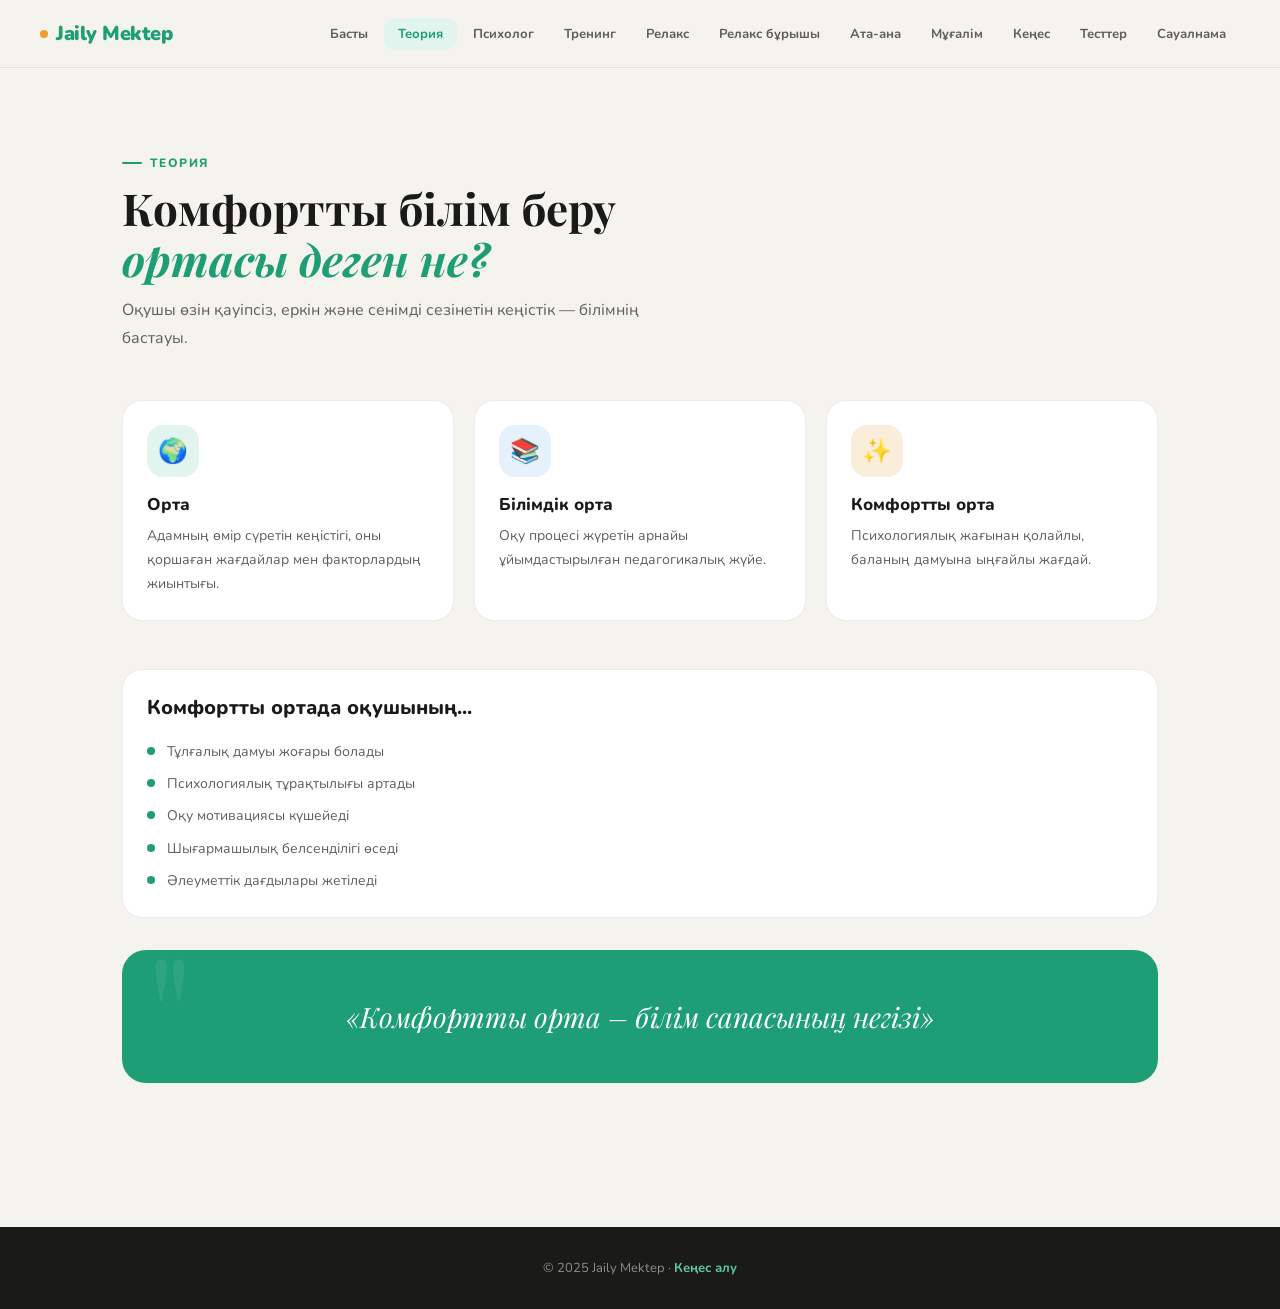
<file: theory.html>
<!DOCTYPE html>
<html lang="kk">
<head>
  <meta charset="UTF-8"/>
  <meta name="viewport" content="width=device-width,initial-scale=1.0"/>
  <title>Jaily Mektep – Теория</title>
  <link rel="stylesheet" href="style.css"/>
</head>
<body class="page-fade-in">

<div id="cursor"></div>
<div id="cursor-ring"></div>

<nav>
  <a href="index.html" class="logo"><div class="logo-dot"></div>Jaily Mektep</a>
  <div class="nav-links">
    <a href="index.html"    class="nav-link">Басты</a>
    <a href="theory.html"   class="nav-link">Теория</a>
    <a href="psych.html"    class="nav-link">Психолог</a>
    <a href="training.html" class="nav-link">Тренинг</a>
    <a href="relax.html"      class="nav-link">Релакс</a>
    <a href="relaxcorner.html" class="nav-link">Релакс бұрышы</a>
    <a href="parents.html"  class="nav-link">Ата-ана</a>
    <a href="teachers.html" class="nav-link">Мұғалім</a>
    <a href="contact.html"  class="nav-link">Кеңес</a>
    <a href="tests.html" class="nav-link">Тесттер</a>
    <a href="survey.html"   class="nav-link">Сауалнама</a>
  </div>
  <button class="nav-burger"><span></span><span></span><span></span></button>
</nav>

<div class="page-wrap">
  <div class="section">

    <div class="reveal">
      <div class="section-label">Теория</div>
      <h1 class="section-title">Комфортты білім беру<br/><em>ортасы деген не?</em></h1>
      <p class="section-sub" style="margin-bottom:3rem">Оқушы өзін қауіпсіз, еркін және сенімді сезінетін кеңістік — білімнің бастауы.</p>
    </div>

    <div class="grid-3" style="margin-bottom:3rem">
      <div class="card reveal delay-1">
        <div class="card-icon" style="background:var(--green-light)">🌍</div>
        <h3 style="font-size:17px;font-weight:800;margin-bottom:8px">Орта</h3>
        <p style="font-size:14px;color:var(--text2);line-height:1.7">Адамның өмір сүретін кеңістігі, оны қоршаған жағдайлар мен факторлардың жиынтығы.</p>
      </div>
      <div class="card reveal delay-2">
        <div class="card-icon" style="background:var(--blue-light)">📚</div>
        <h3 style="font-size:17px;font-weight:800;margin-bottom:8px">Білімдік орта</h3>
        <p style="font-size:14px;color:var(--text2);line-height:1.7">Оқу процесі жүретін арнайы ұйымдастырылған педагогикалық жүйе.</p>
      </div>
      <div class="card reveal delay-3">
        <div class="card-icon" style="background:var(--amber-light)">✨</div>
        <h3 style="font-size:17px;font-weight:800;margin-bottom:8px">Комфортты орта</h3>
        <p style="font-size:14px;color:var(--text2);line-height:1.7">Психологиялық жағынан қолайлы, баланың дамуына ыңғайлы жағдай.</p>
      </div>
    </div>

    <div class="card reveal" style="margin-bottom:2rem">
      <h2 style="font-size:20px;font-weight:800;margin-bottom:1.25rem">Комфортты ортада оқушының...</h2>
      <div class="dot-list">
        <div class="dot-item"><div class="dot"></div><span>Тұлғалық дамуы жоғары болады</span></div>
        <div class="dot-item"><div class="dot"></div><span>Психологиялық тұрақтылығы артады</span></div>
        <div class="dot-item"><div class="dot"></div><span>Оқу мотивациясы күшейеді</span></div>
        <div class="dot-item"><div class="dot"></div><span>Шығармашылық белсенділігі өседі</span></div>
        <div class="dot-item"><div class="dot"></div><span>Әлеуметтік дағдылары жетіледі</span></div>
      </div>
    </div>

    <div class="quote-band reveal">
      <p>«Комфортты орта – білім сапасының негізі»</p>
    </div>

  </div>
</div>

<footer><p>© 2025 Jaily Mektep · <a href="contact.html">Кеңес алу</a></p></footer>
<script src="script.js"></script>
</body>
</html>
</file>
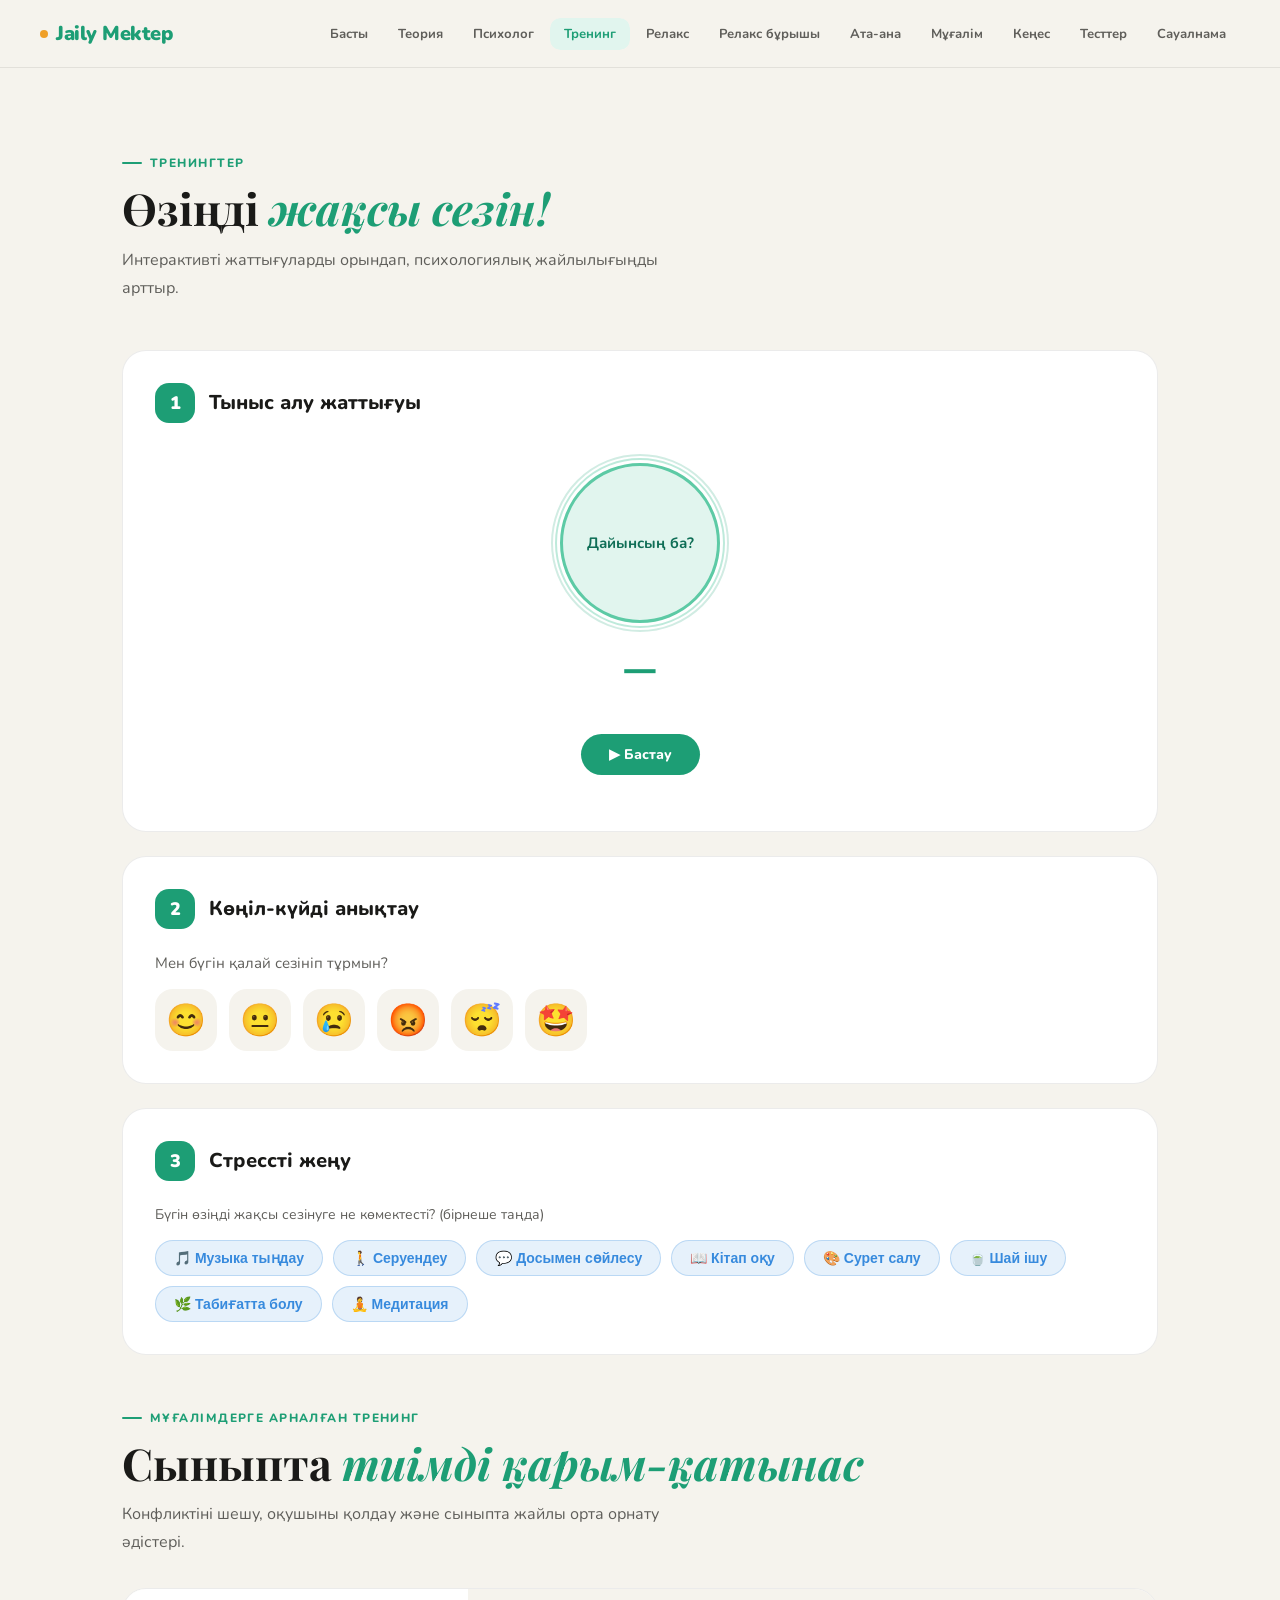
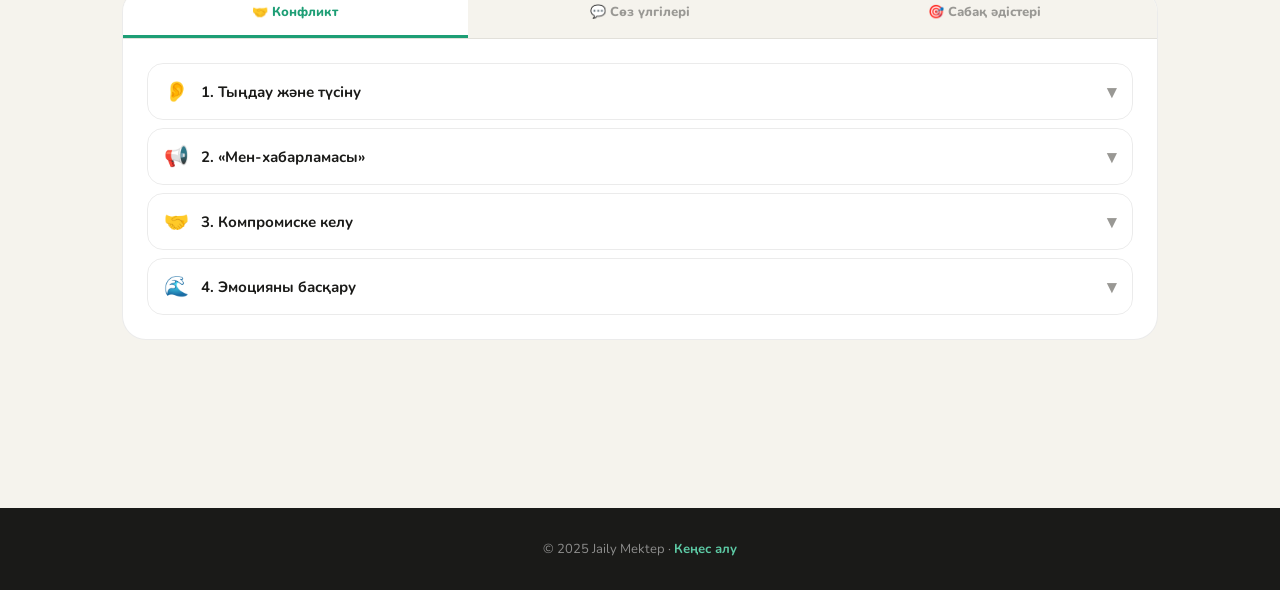
<file: training.html>
<!DOCTYPE html>
<html lang="kk">
<head>
  <meta charset="UTF-8"/>
  <meta name="viewport" content="width=device-width,initial-scale=1.0"/>
  <title>Jaily Mektep – Тренингтер</title>
  <link rel="stylesheet" href="style.css"/>
  <style>
    .exercise-card {
      background: var(--card);
      border-radius: 24px;
      border: 1px solid var(--border);
      padding: 2rem;
      margin-bottom: 1.5rem;
      transition: box-shadow 0.3s;
    }
    .exercise-card:hover { box-shadow: var(--shadow-md); }
    .ex-header {
      display: flex;
      align-items: center;
      gap: 14px;
      margin-bottom: 1.5rem;
    }
    .ex-num {
      width: 40px; height: 40px;
      background: var(--green);
      color: #fff;
      border-radius: 14px;
      display: flex;
      align-items: center;
      justify-content: center;
      font-size: 18px;
      font-weight: 900;
      flex-shrink: 0;
    }
    .ex-title { font-size: 20px; font-weight: 800; }

    /* Breathing timer */
    .breath-wrap { text-align: center; padding: 1rem 0; }
    .breath-circle {
      width: 160px; height: 160px;
      border-radius: 50%;
      background: var(--green-light);
      border: 3px solid var(--green-mid);
      display: flex;
      align-items: center;
      justify-content: center;
      margin: 0 auto 1rem;
      font-size: 15px;
      font-weight: 700;
      color: var(--green-dark);
      transition: transform 4s ease-in-out, background 4s ease-in-out;
      position: relative;
    }
    .breath-circle::after {
      content: '';
      position: absolute;
      inset: -12px;
      border-radius: 50%;
      border: 2px solid rgba(29,158,117,0.2);
      transition: transform 4s ease-in-out, opacity 4s;
    }
    .breath-circle.expand { transform: scale(1.4); background: #a8dfc8; }
    .breath-circle.expand::after { transform: scale(1.15); opacity: 0; }
    .breath-timer {
      font-family: 'Playfair Display', serif;
      font-size: 40px;
      font-weight: 700;
      color: var(--green);
      margin-bottom: 4px;
    }
    .breath-phase-label {
      font-size: 13px;
      color: var(--text3);
      height: 18px;
    }
    .breath-btn {
      margin-top: 1.25rem;
      padding: 11px 28px;
      background: var(--green);
      color: #fff;
      border: none;
      border-radius: 50px;
      font-size: 14px;
      font-weight: 800;
      font-family: 'Nunito', sans-serif;
      transition: transform 0.25s cubic-bezier(0.34,1.56,0.64,1), background 0.2s;
    }
    .breath-btn:hover { transform: scale(1.06); background: var(--green-dark); }
    .round-counter {
      font-size: 13px;
      color: var(--text3);
      margin-top: 8px;
    }

    /* Mood */
    .mood-label {
      font-size: 15px;
      color: var(--text2);
      margin-bottom: 0.5rem;
    }

    /* Progress bar */
    .progress-track {
      height: 6px;
      background: var(--bg);
      border-radius: 3px;
      margin-top: 1.25rem;
      overflow: hidden;
    }
    .progress-fill {
      height: 100%;
      background: var(--green);
      border-radius: 3px;
      transition: width 0.5s var(--ease-smooth);
    }
    .progress-label {
      font-size: 12px;
      color: var(--text3);
      margin-top: 4px;
      text-align: right;
    }

    /* ── Teacher tabs ── */
    .teacher-tabs {
      display: flex;
      gap: 0;
      border-bottom: 1px solid var(--border);
      background: var(--bg);
    }
    .ttab {
      flex: 1;
      padding: 14px 10px;
      font-size: 13px;
      font-weight: 800;
      font-family: 'Nunito', sans-serif;
      background: none;
      border: none;
      color: var(--text3);
      border-bottom: 3px solid transparent;
      transition: color 0.2s, border-color 0.2s, background 0.2s;
      position: relative;
    }
    .ttab:hover { color: var(--green); background: rgba(29,158,117,0.04); }
    .ttab.active { color: var(--green); border-bottom-color: var(--green); background: var(--card); }

    .tpanel { padding: 1.5rem; }
    .tpanel.hidden { display: none; }

    /* ── Accordion ── */
    .method-accordion { display: flex; flex-direction: column; gap: 8px; }
    .macc-item {
      border: 1px solid var(--border);
      border-radius: 16px;
      overflow: hidden;
      transition: box-shadow 0.2s;
    }
    .macc-item:has(.macc-body.open) { box-shadow: var(--shadow-sm); }
    .macc-head {
      width: 100%;
      display: flex;
      align-items: center;
      gap: 12px;
      padding: 14px 16px;
      background: none;
      border: none;
      font-family: 'Nunito', sans-serif;
      font-size: 15px;
      font-weight: 700;
      color: var(--text);
      text-align: left;
      transition: background 0.2s;
    }
    .macc-head:hover { background: var(--bg); }
    .macc-icon { font-size: 20px; flex-shrink: 0; }
    .macc-arrow {
      margin-left: auto;
      font-size: 18px;
      color: var(--text3);
      transition: transform 0.3s var(--ease-spring);
      flex-shrink: 0;
    }
    .macc-head.open .macc-arrow { transform: rotate(180deg); color: var(--green); }
    .macc-body {
      max-height: 0;
      overflow: hidden;
      transition: max-height 0.4s cubic-bezier(0.4,0,0.2,1), padding 0.3s;
      padding: 0 16px;
      font-size: 14px;
      color: var(--text2);
      line-height: 1.7;
    }
    .macc-body.open { max-height: 300px; padding: 0 16px 16px; }
    .macc-example {
      margin-top: 10px;
      background: var(--green-light);
      border-left: 3px solid var(--green);
      border-radius: 0 10px 10px 0;
      padding: 10px 14px;
      font-size: 13px;
      color: var(--green-dark);
      font-style: italic;
    }
    .ex-tag {
      font-style: normal;
      font-weight: 800;
      color: var(--green);
      margin-right: 6px;
    }

    /* ── Flip cards ── */
    .flipgrid {
      display: grid;
      grid-template-columns: repeat(auto-fill, minmax(200px, 1fr));
      gap: 14px;
      padding: 0 1.5rem 1.5rem;
    }
    .flip-card {
      height: 180px;
      perspective: 900px;
    }
    .flip-inner {
      position: relative;
      width: 100%; height: 100%;
      transition: transform 0.55s cubic-bezier(0.34,1.2,0.64,1);
      transform-style: preserve-3d;
    }
    .flip-card.flipped .flip-inner { transform: rotateY(180deg); }
    .flip-front, .flip-back {
      position: absolute;
      inset: 0;
      border-radius: 18px;
      backface-visibility: hidden;
      -webkit-backface-visibility: hidden;
      display: flex;
      flex-direction: column;
      align-items: center;
      justify-content: center;
      padding: 1.25rem;
      text-align: center;
      border: 1px solid var(--border);
    }
    .flip-front { transition: box-shadow 0.2s; }
    .flip-card:hover .flip-front { box-shadow: var(--shadow-md); }
    .flip-back {
      background: var(--green);
      transform: rotateY(180deg);
    }
    .flip-emoji { font-size: 32px; margin-bottom: 6px; }
    .flip-cat {
      font-size: 10px;
      font-weight: 800;
      letter-spacing: 0.1em;
      text-transform: uppercase;
      color: var(--text3);
      margin-bottom: 6px;
    }
    .flip-phrase {
      font-size: 14px;
      font-weight: 700;
      color: var(--text);
      line-height: 1.4;
    }
    .flip-tip {
      font-size: 13px;
      color: rgba(255,255,255,0.92);
      line-height: 1.6;
      font-weight: 500;
    }
    .flip-card::after {
      content: '↺';
      position: absolute;
      bottom: 8px; right: 12px;
      font-size: 14px;
      color: var(--text3);
      opacity: 0;
      transition: opacity 0.2s;
      pointer-events: none;
    }
    .flip-card:hover::after { opacity: 1; }
  </style>
</head>
<body class="page-fade-in">

<div id="cursor"></div>
<div id="cursor-ring"></div>

<nav>
  <a href="index.html" class="logo"><div class="logo-dot"></div>Jaily Mektep</a>
  <div class="nav-links">
    <a href="index.html"    class="nav-link">Басты</a>
    <a href="theory.html"   class="nav-link">Теория</a>
    <a href="psych.html"    class="nav-link">Психолог</a>
    <a href="training.html" class="nav-link">Тренинг</a>
    <a href="relax.html"      class="nav-link">Релакс</a>
    <a href="relaxcorner.html" class="nav-link">Релакс бұрышы</a>
    <a href="parents.html"  class="nav-link">Ата-ана</a>
    <a href="teachers.html" class="nav-link">Мұғалім</a>
    <a href="contact.html"  class="nav-link">Кеңес</a>
    <a href="tests.html" class="nav-link">Тесттер</a>
    <a href="survey.html"   class="nav-link">Сауалнама</a>
  </div>
  <button class="nav-burger"><span></span><span></span><span></span></button>
</nav>

<div class="page-wrap">
  <div class="section">

    <div class="reveal">
      <div class="section-label">Тренингтер</div>
      <h1 class="section-title">Өзіңді <em>жақсы сезін!</em></h1>
      <p class="section-sub" style="margin-bottom:3rem">Интерактивті жаттығуларды орындап, психологиялық жайлылығыңды арттыр.</p>
    </div>

    <!-- Exercise 1: Breathing -->
    <div class="exercise-card reveal">
      <div class="ex-header">
        <div class="ex-num">1</div>
        <div class="ex-title">Тыныс алу жаттығуы</div>
      </div>
      <div class="breath-wrap">
        <div class="breath-circle" id="breathCircle">
          <span id="breathLabel">Дайынсың ба?</span>
        </div>
        <div class="breath-timer" id="breathTimer">—</div>
        <div class="breath-phase-label" id="breathPhase"></div>
        <button class="breath-btn" id="breathBtn" onclick="startBreath()">▶ Бастау</button>
        <div class="round-counter" id="roundCounter"></div>
      </div>
    </div>

    <!-- Exercise 2: Mood -->
    <div class="exercise-card reveal">
      <div class="ex-header">
        <div class="ex-num">2</div>
        <div class="ex-title">Көңіл-күйді анықтау</div>
      </div>
      <p class="mood-label">Мен бүгін қалай сезініп тұрмын?</p>
      <div class="mood-grid">
        <button class="mood-btn" onclick="pickMood(this,'😊','Тамаша! Бүгін энергияң жоғары. Осы оң күйді сақтауға тырыс.')">😊</button>
        <button class="mood-btn" onclick="pickMood(this,'😐','Орташа күн. Кішкентай демалыс немесе серуен жақсы болар.')">😐</button>
        <button class="mood-btn" onclick="pickMood(this,'😢','Қиын сезіліп тұрсың. Психологпен сөйлесуге немесе жақын адаммен бөлісуге болады.')">😢</button>
        <button class="mood-btn" onclick="pickMood(this,'😡','Ашуланып тұрсың. Терең тыныс алып, 10-нан кері санап көр.')">😡</button>
        <button class="mood-btn" onclick="pickMood(this,'😴','Шаршаған сияқтысың. Демалыс пен ұйқы ең жақсы дәрі.')">😴</button>
        <button class="mood-btn" onclick="pickMood(this,'🤩','Керемет! Сенің энергияң басқаларға да жұғады — бөліс!')">🤩</button>
      </div>
      <div class="mood-result" id="moodResult"></div>
      <!-- Progress bar for mood tracking -->
      <div id="moodProgress" style="display:none">
        <div class="progress-track"><div class="progress-fill" id="moodBar" style="width:0%"></div></div>
        <div class="progress-label" id="moodBarLabel"></div>
      </div>
    </div>

    <!-- Exercise 3: Stress tags -->
    <div class="exercise-card reveal">
      <div class="ex-header">
        <div class="ex-num">3</div>
        <div class="ex-title">Стрессті жеңу</div>
      </div>
      <p style="font-size:14px;color:var(--text2);margin-bottom:4px">Бүгін өзіңді жақсы сезінуге не көмектесті? (бірнеше таңда)</p>
      <div class="tag-cloud">
        <button class="tag" onclick="toggleTag(this)">🎵 Музыка тыңдау</button>
        <button class="tag" onclick="toggleTag(this)">🚶 Серуендеу</button>
        <button class="tag" onclick="toggleTag(this)">💬 Досымен сөйлесу</button>
        <button class="tag" onclick="toggleTag(this)">📖 Кітап оқу</button>
        <button class="tag" onclick="toggleTag(this)">🎨 Сурет салу</button>
        <button class="tag" onclick="toggleTag(this)">🍵 Шай ішу</button>
        <button class="tag" onclick="toggleTag(this)">🌿 Табиғатта болу</button>
        <button class="tag" onclick="toggleTag(this)">🧘 Медитация</button>
      </div>
      <div id="tagMsg" style="display:none;margin-top:1rem;padding:12px 16px;background:var(--blue-light);border-radius:14px;font-size:14px;color:var(--blue);font-weight:700;animation:slide-in 0.3s ease"></div>
    </div>

    <!-- ═══ TEACHER TRAINING SECTION ═══ -->
    <div style="margin-top:3rem" class="reveal">
      <div class="section-label">Мұғалімдерге арналған тренинг</div>
      <h2 class="section-title">Сыныпта <em>тиімді қарым-қатынас</em></h2>
      <p class="section-sub" style="margin-bottom:2rem">Конфликтіні шешу, оқушыны қолдау және сыныпта жайлы орта орнату әдістері.</p>
    </div>

    <!-- Tab switcher -->
    <div class="exercise-card reveal" style="padding:0;overflow:hidden">
      <div class="teacher-tabs" id="teacherTabs">
        <button class="ttab active" onclick="switchTab(0)">🤝 Конфликт</button>
        <button class="ttab" onclick="switchTab(1)">💬 Сөз үлгілері</button>
        <button class="ttab" onclick="switchTab(2)">🎯 Сабақ әдістері</button>
      </div>

      <!-- Tab 0: Conflict methods -->
      <div class="tpanel" id="tpanel0">
        <div class="method-accordion">

          <div class="macc-item">
            <button class="macc-head" onclick="toggleAcc(this)">
              <span class="macc-icon">👂</span>
              <span>1. Тыңдау және түсіну</span>
              <span class="macc-arrow">▾</span>
            </button>
            <div class="macc-body">
              <p>Оқушыны бөлмей тыңдаңыз, оның сезімін мойындаңыз, «Мен сені түсінемін…» деп бастаңыз.</p>
              <div class="macc-example">
                <span class="ex-tag">Мысал:</span>
                «Мен сенің ренжігеніңді түсініп тұрмын, бірге шешім табайық.»
              </div>
            </div>
          </div>

          <div class="macc-item">
            <button class="macc-head" onclick="toggleAcc(this)">
              <span class="macc-icon">📢</span>
              <span>2. «Мен-хабарламасы»</span>
              <span class="macc-arrow">▾</span>
            </button>
            <div class="macc-body">
              <p>Формула: <strong>«Мен … алаңдаймын / сезінемін, себебі …, сондықтан … сұраймын»</strong></p>
              <div class="macc-example">
                <span class="ex-tag">Мысал:</span>
                «Мен сіздердің сабақта шулауларыңызды қаламаймын, себебі бір-біріңізге кедергі болады, сондықтан тыныштықты сақтауларыңызды сұраймын.»
              </div>
            </div>
          </div>

          <div class="macc-item">
            <button class="macc-head" onclick="toggleAcc(this)">
              <span class="macc-icon">🤝</span>
              <span>3. Компромиске келу</span>
              <span class="macc-arrow">▾</span>
            </button>
            <div class="macc-body">
              <p>Екі тараптың пікірін тыңдаңыз. Ортақ шешімге бірге келіңіз. Екі тарап та аздап өз талабынан бас тартады.</p>
              <div class="macc-example">
                <span class="ex-tag">Қадам:</span>
                Болған оқиғаны екі тараптан да тыңда → ортақ мәселені анықта → бірге шешім тап
              </div>
            </div>
          </div>

          <div class="macc-item">
            <button class="macc-head" onclick="toggleAcc(this)">
              <span class="macc-icon">🌊</span>
              <span>4. Эмоцияны басқару</span>
              <span class="macc-arrow">▾</span>
            </button>
            <div class="macc-body">
              <p>Дауыс көтермеу · Үзіліс жасау (пауза) · Терең тыныс алу · Эмоция карталары</p>
              <div class="macc-example">
                <span class="ex-tag">Сұрақ:</span>
                «Қандай сезімдесің?» — бұл сұрақ баланы өз эмоциясын тануға үйретеді.
              </div>
            </div>
          </div>

        </div>
      </div>

      <!-- Tab 1: Word templates — flip cards -->
      <div class="tpanel hidden" id="tpanel1">
        <p style="font-size:14px;color:var(--text2);padding:1.5rem 1.5rem 0.5rem;line-height:1.6">Карточканы басып аударыңыз — артында қолдану кеңесі бар.</p>
        <div class="flipgrid">

          <div class="flip-card" onclick="this.classList.toggle('flipped')">
            <div class="flip-inner">
              <div class="flip-front" style="background:var(--green-light)">
                <div class="flip-emoji">🚀</div>
                <div class="flip-cat">Мотивация</div>
                <div class="flip-phrase">«Сенің қолыңнан келеді!»</div>
              </div>
              <div class="flip-back">
                <div class="flip-tip">Оқушы тапсырмадан қорқып тұрғанда айтыңыз. Нақты жетістігін еске алыңыз.</div>
              </div>
            </div>
          </div>

          <div class="flip-card" onclick="this.classList.toggle('flipped')">
            <div class="flip-inner">
              <div class="flip-front" style="background:var(--amber-light)">
                <div class="flip-emoji">🌱</div>
                <div class="flip-cat">Мотивация</div>
                <div class="flip-phrase">«Жақсы тырыстың, тағы да байқап көр»</div>
              </div>
              <div class="flip-back">
                <div class="flip-tip">Қателескеннен кейін айтылады. «Жаман» деген сөзді мүлдем қолданбаңыз.</div>
              </div>
            </div>
          </div>

          <div class="flip-card" onclick="this.classList.toggle('flipped')">
            <div class="flip-inner">
              <div class="flip-front" style="background:#E6F1FB">
                <div class="flip-emoji">🤗</div>
                <div class="flip-cat">Мотивация</div>
                <div class="flip-phrase">«Қателесу – үйренудің бір бөлігі»</div>
              </div>
              <div class="flip-back">
                <div class="flip-tip">Бұл сөз психологиялық қауіпсіздік сезімін туғызады. Оқушы қателесуден қорықпайды.</div>
              </div>
            </div>
          </div>

          <div class="flip-card" onclick="this.classList.toggle('flipped')">
            <div class="flip-inner">
              <div class="flip-front" style="background:var(--coral-light)">
                <div class="flip-emoji">💙</div>
                <div class="flip-cat">Эмоционалдық қолдау</div>
                <div class="flip-phrase">«Түсінемін, бұл оңай емес»</div>
              </div>
              <div class="flip-back">
                <div class="flip-tip">Оқушы қиналып тұрғанда алдымен оны мойындаңыз, бірден кеңес бермеңіз.</div>
              </div>
            </div>
          </div>

          <div class="flip-card" onclick="this.classList.toggle('flipped')">
            <div class="flip-inner">
              <div class="flip-front" style="background:var(--green-light)">
                <div class="flip-emoji">🙋</div>
                <div class="flip-cat">Эмоционалдық қолдау</div>
                <div class="flip-phrase">«Қаласаң, мен көмектесейін»</div>
              </div>
              <div class="flip-back">
                <div class="flip-tip">«Мен» емес «Мен» + «Қаласаң» — баланың таңдауын сыйлайсыз. Мәжбүрлемейсіз.</div>
              </div>
            </div>
          </div>

          <div class="flip-card" onclick="this.classList.toggle('flipped')">
            <div class="flip-inner">
              <div class="flip-front" style="background:var(--amber-light)">
                <div class="flip-emoji">⭐</div>
                <div class="flip-cat">Өзіндік сенімділік</div>
                <div class="flip-phrase">«Мен саған сенемін»</div>
              </div>
              <div class="flip-back">
                <div class="flip-tip">Бұл үш сөз — ең күшті педагогикалық хабарлама. Ерекше сәтте, ерекше оқушыға айтыңыз.</div>
              </div>
            </div>
          </div>

          <div class="flip-card" onclick="this.classList.toggle('flipped')">
            <div class="flip-inner">
              <div class="flip-front" style="background:#E6F1FB">
                <div class="flip-emoji">🏆</div>
                <div class="flip-cat">Өзіндік сенімділік</div>
                <div class="flip-phrase">«Сен бұдан да қиын тапсырмаларды орындай аласың»</div>
              </div>
              <div class="flip-back">
                <div class="flip-tip">Оқушының өткен жетістіктерін еске алып айтыңыз — дәлел болады, жалпы мадақтауға қарағанда күшті.</div>
              </div>
            </div>
          </div>

          <div class="flip-card" onclick="this.classList.toggle('flipped')">
            <div class="flip-inner">
              <div class="flip-front" style="background:var(--green-light)">
                <div class="flip-emoji">📈</div>
                <div class="flip-cat">Өзіндік сенімділік</div>
                <div class="flip-phrase">«Сенің жақсы нәтижең бар»</div>
              </div>
              <div class="flip-back">
                <div class="flip-tip">Нақты, дұрыс мадақтау — жалпы «жарайсың» емес. «Сенің математикаң өсті» деп нақтылаңыз.</div>
              </div>
            </div>
          </div>

        </div>
      </div>

      <!-- Tab 2: Lesson methods -->
      <div class="tpanel hidden" id="tpanel2">
        <div class="method-accordion">

          <div class="macc-item">
            <button class="macc-head" onclick="toggleAcc(this)">
              <span class="macc-icon">❓</span>
              <span>«Ашық сұрақтар» әдісі</span>
              <span class="macc-arrow">▾</span>
            </button>
            <div class="macc-body">
              <p>Сұрақтар оқушыны ойландыратындай болуы керек. Қате жауапта бірден түзетпеңіз.</p>
              <div class="macc-example">
                <span class="ex-tag">Тәсіл:</span>
                «Жақсы, тағы да ойланшы. Кім басқаша ойлайды?» — барлық жауаптарды тыңдаңыз.
              </div>
            </div>
          </div>

          <div class="macc-item">
            <button class="macc-head" onclick="toggleAcc(this)">
              <span class="macc-icon">🔄</span>
              <span>«Кері байланыс» әдісі</span>
              <span class="macc-arrow">▾</span>
            </button>
            <div class="macc-body">
              <p>Сабақ соңында оқушылардың пікірін біліңіз.</p>
              <div class="macc-example">
                <span class="ex-tag">Сұрақтар:</span>
                Бүгін не үйрендің? · Қай жерде қиналдың? · Не ұнады?
              </div>
            </div>
          </div>

          <div class="macc-item">
            <button class="macc-head" onclick="toggleAcc(this)">
              <span class="macc-icon">🌟</span>
              <span>«Позитивті тәртіп» әдісі</span>
              <span class="macc-arrow">▾</span>
            </button>
            <div class="macc-body">
              <p>Жақсы әрекетті мадақтаңыз. Топтық жұмыс ережесін оқушылармен <em>бірге</em> жасаңыз.</p>
              <div class="macc-example">
                <span class="ex-tag">Тиімді:</span>
                Ережені өздері жасаса — орындауды өздері қадағалайды.
              </div>
            </div>
          </div>

        </div>
      </div>
    </div><!-- /exercise-card -->

  </div>
</div>

<footer><p>© 2025 Jaily Mektep · <a href="contact.html">Кеңес алу</a></p></footer>

<script src="script.js"></script>
<script>
/* ── Breathing Exercise ── */
const phases = [
  { label: 'Дем ал...', duration: 4, expand: true  },
  { label: 'Ұстап тұр', duration: 4, expand: true  },
  { label: 'Шығар...',  duration: 4, expand: false },
];
let breathInterval = null;
let phaseIdx = 0, secs = 0, rounds = 0, running = false;

function startBreath() {
  if (running) {
    clearInterval(breathInterval);
    running = false;
    document.getElementById('breathBtn').textContent = '▶ Бастау';
    document.getElementById('breathCircle').classList.remove('expand');
    document.getElementById('breathLabel').textContent = 'Дайынсың ба?';
    document.getElementById('breathTimer').textContent = '—';
    document.getElementById('breathPhase').textContent = '';
    document.getElementById('roundCounter').textContent = '';
    phaseIdx = 0; secs = 0; rounds = 0;
    return;
  }
  running = true;
  document.getElementById('breathBtn').textContent = '⏹ Тоқтату';
  runPhase();
}

function runPhase() {
  const ph = phases[phaseIdx];
  secs = ph.duration;
  document.getElementById('breathLabel').textContent = ph.label;
  document.getElementById('breathPhase').textContent = ph.label;
  document.getElementById('breathTimer').textContent = secs;

  const circle = document.getElementById('breathCircle');
  if (ph.expand) circle.classList.add('expand');
  else circle.classList.remove('expand');

  clearInterval(breathInterval);
  breathInterval = setInterval(() => {
    secs--;
    document.getElementById('breathTimer').textContent = secs;
    if (secs <= 0) {
      clearInterval(breathInterval);
      phaseIdx = (phaseIdx + 1) % phases.length;
      if (phaseIdx === 0) {
        rounds++;
        document.getElementById('roundCounter').textContent = `Аяқталған айналым: ${rounds}`;
      }
      if (running) runPhase();
    }
  }, 1000);
}

/* ── Mood ── */
const moodScores = { '😊': 80, '😐': 50, '😢': 20, '😡': 30, '😴': 40, '🤩': 100 };
function pickMood(el, emoji, msg) {
  document.querySelectorAll('.mood-btn').forEach(b => b.classList.remove('active'));
  el.classList.add('active');
  const result = document.getElementById('moodResult');
  result.textContent = emoji + '  ' + msg;
  result.className = 'mood-result show';

  const score = moodScores[emoji] || 50;
  const bar = document.getElementById('moodBar');
  const prog = document.getElementById('moodProgress');
  const lbl = document.getElementById('moodBarLabel');
  prog.style.display = 'block';
  setTimeout(() => { bar.style.width = score + '%'; }, 50);
  lbl.textContent = 'Көңіл-күй деңгейі: ' + score + '%';
}

/* ── Teacher tabs ── */
function switchTab(idx) {
  document.querySelectorAll('.ttab').forEach((t,i) => t.classList.toggle('active', i===idx));
  document.querySelectorAll('.tpanel').forEach((p,i) => p.classList.toggle('hidden', i!==idx));
}

/* ── Accordion ── */
function toggleAcc(btn) {
  const body = btn.nextElementSibling;
  const isOpen = body.classList.contains('open');
  // close all in same accordion
  btn.closest('.method-accordion').querySelectorAll('.macc-body').forEach(b => b.classList.remove('open'));
  btn.closest('.method-accordion').querySelectorAll('.macc-head').forEach(b => b.classList.remove('open'));
  if (!isOpen) { body.classList.add('open'); btn.classList.add('open'); }
}

function toggleTag(el) {
  el.classList.toggle('selected');
  const selected = document.querySelectorAll('.tag.selected').length;
  const msg = document.getElementById('tagMsg');
  if (selected === 0) { msg.style.display = 'none'; return; }
  msg.style.display = 'block';
  msg.textContent = selected === 1
    ? '👍 Жақсы таңдау! Осы әдісті жиі қолдан.'
    : `🌟 ${selected} тәсіл таңдалды. Сен өзіңді күтуге дайынсың!`;
}
</script>
</body>
</html>
</file>
<file: style.css>
@import url('https://fonts.googleapis.com/css2?family=Nunito:wght@400;500;700;800;900&family=Playfair+Display:ital,wght@0,700;1,600&display=swap');

*, *::before, *::after {
  box-sizing: border-box;
  margin: 0;
  padding: 0;
}

:root {
  --green:       #1D9E75;
  --green-dark:  #0F6E56;
  --green-light: #E1F5EE;
  --green-mid:   #5DCAA5;
  --blue:        #378ADD;
  --blue-light:  #E6F1FB;
  --amber:       #EF9F27;
  --amber-light: #FAEEDA;
  --coral:       #D85A30;
  --coral-light: #FAECE7;
  --text:        #1a1a18;
  --text2:       #5F5E5A;
  --text3:       #999894;
  --bg:          #F5F3ED;
  --card:        #ffffff;
  --border:      rgba(0,0,0,0.08);
  --shadow-sm:   0 2px 8px rgba(29,158,117,0.08);
  --shadow-md:   0 8px 32px rgba(29,158,117,0.12);
  --shadow-lg:   0 20px 60px rgba(29,158,117,0.16);
  --ease-spring: cubic-bezier(0.34,1.56,0.64,1);
  --ease-smooth: cubic-bezier(0.4,0,0.2,1);
}

html { scroll-behavior: smooth; }

body {
  font-family: 'Nunito', sans-serif;
  background: var(--bg);
  color: var(--text);
  min-height: 100vh;
  overflow-x: hidden;
}

/* ── Nav ── */
nav {
  position: fixed;
  top: 0; left: 0; right: 0;
  z-index: 1000;
  padding: 0 2.5rem;
  height: 68px;
  display: flex;
  align-items: center;
  justify-content: space-between;
  background: rgba(245,243,237,0.85);
  backdrop-filter: blur(20px);
  -webkit-backdrop-filter: blur(20px);
  border-bottom: 1px solid var(--border);
  transition: box-shadow 0.3s;
}
nav.scrolled { box-shadow: 0 4px 24px rgba(0,0,0,0.06); }

.logo {
  font-size: 20px;
  font-weight: 900;
  color: var(--green);
  text-decoration: none;
  letter-spacing: -0.5px;
  display: flex;
  align-items: center;
  gap: 8px;
}
.logo-dot {
  width: 8px; height: 8px;
  background: var(--amber);
  border-radius: 50%;
  animation: pulse-dot 2s ease-in-out infinite;
}
@keyframes pulse-dot {
  0%,100% { transform: scale(1); opacity:1; }
  50% { transform: scale(1.4); opacity:0.7; }
}

.nav-links {
  display: flex;
  align-items: center;
  gap: 2px;
}
.nav-link {
  position: relative;
  padding: 7px 14px;
  font-size: 13px;
  font-weight: 700;
  color: var(--text2);
  text-decoration: none;
  border-radius: 10px;
  transition: color 0.2s, background 0.2s;
  overflow: hidden;
}
.nav-link::before {
  content: '';
  position: absolute;
  inset: 0;
  background: var(--green-light);
  border-radius: 10px;
  transform: scaleX(0);
  transform-origin: left;
  transition: transform 0.25s var(--ease-smooth);
  z-index: -1;
}
.nav-link:hover::before,
.nav-link.active::before { transform: scaleX(1); }
.nav-link:hover,
.nav-link.active { color: var(--green); }

.nav-burger {
  display: none;
  flex-direction: column;
  gap: 5px;
  background: none;
  border: none;
  padding: 8px;
}
.nav-burger span {
  display: block;
  width: 22px; height: 2px;
  background: var(--text);
  border-radius: 2px;
  transition: transform 0.3s, opacity 0.3s;
}

/* ── Page Wrapper ── */
.page-wrap {
  padding-top: 68px;
  min-height: 100vh;
}

/* ── Reveal Animations ── */
.reveal {
  opacity: 0;
  transform: translateY(28px);
  transition: opacity 0.6s var(--ease-smooth), transform 0.6s var(--ease-smooth);
}
.reveal.visible { opacity: 1; transform: none; }
.reveal-left {
  opacity: 0;
  transform: translateX(-32px);
  transition: opacity 0.6s var(--ease-smooth), transform 0.6s var(--ease-smooth);
}
.reveal-left.visible { opacity: 1; transform: none; }
.reveal-right {
  opacity: 0;
  transform: translateX(32px);
  transition: opacity 0.6s var(--ease-smooth), transform 0.6s var(--ease-smooth);
}
.reveal-right.visible { opacity: 1; transform: none; }
.delay-1 { transition-delay: 0.1s; }
.delay-2 { transition-delay: 0.2s; }
.delay-3 { transition-delay: 0.3s; }
.delay-4 { transition-delay: 0.4s; }
.delay-5 { transition-delay: 0.5s; }

/* ── Hero ── */
.hero {
  position: relative;
  min-height: calc(100vh - 68px);
  display: flex;
  align-items: center;
  justify-content: center;
  text-align: center;
  overflow: hidden;
  padding: 4rem 2rem;
}
.hero-bg {
  position: absolute;
  inset: 0;
  z-index: 0;
}
.hero-blob {
  position: absolute;
  border-radius: 50%;
  filter: blur(80px);
  opacity: 0.35;
  animation: float-blob 8s ease-in-out infinite;
}
.hero-blob-1 {
  width: 500px; height: 500px;
  background: var(--green-light);
  top: -100px; left: -100px;
  animation-delay: 0s;
}
.hero-blob-2 {
  width: 400px; height: 400px;
  background: var(--blue-light);
  bottom: -80px; right: -80px;
  animation-delay: 3s;
}
.hero-blob-3 {
  width: 300px; height: 300px;
  background: var(--amber-light);
  top: 40%; left: 40%;
  animation-delay: 6s;
}
@keyframes float-blob {
  0%,100% { transform: translate(0,0) scale(1); }
  33% { transform: translate(20px,-20px) scale(1.05); }
  66% { transform: translate(-15px,15px) scale(0.97); }
}
.hero-content { position: relative; z-index: 1; max-width: 760px; }

.hero-badge {
  display: inline-flex;
  align-items: center;
  gap: 6px;
  background: var(--green-light);
  color: var(--green-dark);
  border: 1px solid rgba(29,158,117,0.2);
  border-radius: 50px;
  padding: 6px 16px;
  font-size: 13px;
  font-weight: 700;
  margin-bottom: 1.5rem;
  animation: fade-in-down 0.6s var(--ease-spring) both;
}
@keyframes fade-in-down {
  from { opacity:0; transform: translateY(-16px); }
  to   { opacity:1; transform: translateY(0); }
}

.hero h1 {
  font-family: 'Playfair Display', serif;
  font-size: clamp(48px,8vw,88px);
  line-height: 1.05;
  color: var(--text);
  margin-bottom: 1rem;
  animation: fade-in-up 0.7s 0.1s var(--ease-spring) both;
}
.hero h1 em {
  font-style: italic;
  color: var(--green);
}
@keyframes fade-in-up {
  from { opacity:0; transform: translateY(24px); }
  to   { opacity:1; transform: translateY(0); }
}

.hero-sub {
  font-size: clamp(15px,2vw,18px);
  color: var(--text2);
  max-width: 520px;
  margin: 0 auto 2.5rem;
  line-height: 1.8;
  animation: fade-in-up 0.7s 0.2s var(--ease-spring) both;
}

.hero-cta {
  display: flex;
  gap: 14px;
  justify-content: center;
  flex-wrap: wrap;
  animation: fade-in-up 0.7s 0.3s var(--ease-spring) both;
}

/* ── Buttons ── */
.btn {
  display: inline-flex;
  align-items: center;
  gap: 8px;
  padding: 14px 28px;
  border-radius: 50px;
  font-size: 15px;
  font-weight: 700;
  font-family: 'Nunito', sans-serif;
  text-decoration: none;
  border: none;
  transition: transform 0.25s var(--ease-spring), box-shadow 0.25s, background 0.2s;
  position: relative;
  overflow: hidden;
}
.btn::after {
  content: '';
  position: absolute;
  inset: 0;
  background: rgba(255,255,255,0.15);
  opacity: 0;
  transition: opacity 0.2s;
}
.btn:hover::after { opacity: 1; }
.btn:hover { transform: translateY(-3px); box-shadow: var(--shadow-md); }
.btn:active { transform: translateY(0) scale(0.97); }

.btn-primary { background: var(--green); color: #fff; box-shadow: var(--shadow-sm); }
.btn-primary:hover { background: var(--green-dark); }
.btn-ghost {
  background: transparent;
  color: var(--green);
  border: 2px solid var(--green);
}
.btn-ghost:hover { background: var(--green-light); }
.btn-sm { padding: 9px 20px; font-size: 13px; }

/* ── Cards ── */
.card {
  background: var(--card);
  border-radius: 20px;
  border: 1px solid var(--border);
  padding: 1.5rem;
  transition: transform 0.3s var(--ease-spring), box-shadow 0.3s;
  position: relative;
  overflow: hidden;
}
.card::before {
  content: '';
  position: absolute;
  top: 0; left: 0; right: 0;
  height: 3px;
  background: linear-gradient(90deg, var(--green), var(--green-mid));
  transform: scaleX(0);
  transform-origin: left;
  transition: transform 0.35s var(--ease-smooth);
}
.card:hover { transform: translateY(-6px); box-shadow: var(--shadow-md); }
.card:hover::before { transform: scaleX(1); }

.card-icon {
  width: 52px; height: 52px;
  border-radius: 16px;
  display: flex;
  align-items: center;
  justify-content: center;
  font-size: 24px;
  margin-bottom: 1rem;
  transition: transform 0.3s var(--ease-spring);
}
.card:hover .card-icon { transform: scale(1.12) rotate(-4deg); }

/* ── Section Layout ── */
.section {
  padding: 5rem 2rem;
  max-width: 1100px;
  margin: 0 auto;
}
.section-sm { padding: 3rem 2rem; max-width: 1100px; margin: 0 auto; }

.section-label {
  display: inline-flex;
  align-items: center;
  gap: 8px;
  font-size: 12px;
  font-weight: 800;
  letter-spacing: 0.12em;
  text-transform: uppercase;
  color: var(--green);
  margin-bottom: 0.75rem;
}
.section-label::before {
  content: '';
  display: block;
  width: 20px; height: 2px;
  background: var(--green);
  border-radius: 2px;
}

.section-title {
  font-family: 'Playfair Display', serif;
  font-size: clamp(28px, 4vw, 44px);
  line-height: 1.15;
  color: var(--text);
  margin-bottom: 0.75rem;
}
.section-title em { font-style: italic; color: var(--green); }

.section-sub {
  font-size: 16px;
  color: var(--text2);
  max-width: 540px;
  line-height: 1.75;
}

.grid-3 { display: grid; grid-template-columns: repeat(auto-fit, minmax(260px, 1fr)); gap: 20px; }
.grid-2 { display: grid; grid-template-columns: repeat(auto-fit, minmax(300px, 1fr)); gap: 20px; }
.grid-4 { display: grid; grid-template-columns: repeat(auto-fit, minmax(200px, 1fr)); gap: 16px; }

/* ── Nav Cards (home page) ── */
.nav-card {
  background: var(--card);
  border-radius: 24px;
  border: 1px solid var(--border);
  padding: 2rem;
  text-decoration: none;
  color: var(--text);
  display: flex;
  flex-direction: column;
  gap: 12px;
  position: relative;
  overflow: hidden;
  transition: transform 0.3s var(--ease-spring), box-shadow 0.3s;
}
.nav-card::after {
  content: '→';
  position: absolute;
  bottom: 1.5rem;
  right: 1.5rem;
  font-size: 20px;
  color: var(--green);
  opacity: 0;
  transform: translateX(-8px);
  transition: opacity 0.25s, transform 0.25s var(--ease-spring);
}
.nav-card:hover { transform: translateY(-8px); box-shadow: var(--shadow-lg); }
.nav-card:hover::after { opacity: 1; transform: translateX(0); }

.nav-card-icon {
  width: 56px; height: 56px;
  border-radius: 18px;
  display: flex;
  align-items: center;
  justify-content: center;
  font-size: 28px;
  transition: transform 0.35s var(--ease-spring);
}
.nav-card:hover .nav-card-icon { transform: scale(1.15) rotate(-6deg); }

.nav-card h3 {
  font-size: 17px;
  font-weight: 800;
  color: var(--text);
}
.nav-card p {
  font-size: 13px;
  color: var(--text2);
  line-height: 1.6;
}
.nav-card-tag {
  display: inline-block;
  padding: 3px 10px;
  border-radius: 50px;
  font-size: 11px;
  font-weight: 700;
  background: var(--green-light);
  color: var(--green);
  margin-top: auto;
  width: fit-content;
}

/* ── Quote ── */
.quote-band {
  background: var(--green);
  border-radius: 24px;
  padding: 3rem 2.5rem;
  text-align: center;
  position: relative;
  overflow: hidden;
}
.quote-band::before {
  content: '"';
  position: absolute;
  top: -20px; left: 24px;
  font-family: 'Playfair Display', serif;
  font-size: 160px;
  color: rgba(255,255,255,0.08);
  line-height: 1;
}
.quote-band p {
  font-family: 'Playfair Display', serif;
  font-size: clamp(20px,3vw,28px);
  font-style: italic;
  color: #fff;
  position: relative;
  z-index: 1;
}
.quote-band span {
  display: block;
  font-family: 'Nunito', sans-serif;
  font-size: 13px;
  font-style: normal;
  color: rgba(255,255,255,0.65);
  margin-top: 12px;
}

/* ── Tip Box ── */
.tip {
  background: var(--amber-light);
  border-left: 4px solid var(--amber);
  border-radius: 0 16px 16px 0;
  padding: 1.25rem 1.5rem;
  font-size: 14px;
  color: var(--text2);
  line-height: 1.7;
}
.tip strong { color: var(--text); }

/* ── List Items ── */
.dot-list { display: flex; flex-direction: column; gap: 10px; }
.dot-item {
  display: flex;
  align-items: flex-start;
  gap: 12px;
  font-size: 14px;
  color: var(--text2);
  line-height: 1.6;
}
.dot {
  width: 8px; height: 8px;
  border-radius: 50%;
  background: var(--green);
  flex-shrink: 0;
  margin-top: 6px;
  transition: transform 0.3s var(--ease-spring);
}
.dot-item:hover .dot { transform: scale(1.8); }

/* ── Steps ── */
.steps-list { display: flex; flex-direction: column; gap: 12px; }
.step-item {
  display: flex;
  align-items: center;
  gap: 14px;
  padding: 12px 16px;
  background: var(--green-light);
  border-radius: 14px;
  font-size: 14px;
  color: var(--text2);
  font-weight: 600;
  transition: transform 0.25s var(--ease-spring), background 0.2s;
}
.step-item:hover { transform: translateX(6px); background: #c5eedd; }
.step-num {
  width: 28px; height: 28px;
  background: var(--green);
  color: #fff;
  border-radius: 50%;
  display: flex;
  align-items: center;
  justify-content: center;
  font-size: 13px;
  font-weight: 800;
  flex-shrink: 0;
}

/* ── Mood Picker ── */
.mood-grid {
  display: flex;
  gap: 12px;
  flex-wrap: wrap;
  margin-top: 1rem;
}
.mood-btn {
  font-size: 32px;
  width: 62px; height: 62px;
  display: flex;
  align-items: center;
  justify-content: center;
  border-radius: 18px;
  border: 2px solid transparent;
  background: var(--bg);
  transition: transform 0.25s var(--ease-spring), border-color 0.2s, background 0.2s;
}
.mood-btn:hover { transform: scale(1.2) rotate(-5deg); }
.mood-btn.active {
  border-color: var(--green);
  background: var(--green-light);
  transform: scale(1.15);
}
.mood-result {
  margin-top: 1rem;
  padding: 1rem 1.25rem;
  background: var(--green-light);
  border-radius: 14px;
  font-size: 14px;
  color: var(--green-dark);
  font-weight: 600;
  display: none;
  animation: slide-in 0.35s var(--ease-spring);
}
.mood-result.show { display: block; }
@keyframes slide-in {
  from { opacity:0; transform: translateY(10px); }
  to   { opacity:1; transform: none; }
}

/* ── Breathing Exercise ── */
.breath-circle {
  width: 160px; height: 160px;
  border-radius: 50%;
  background: var(--green-light);
  border: 3px solid var(--green-mid);
  display: flex;
  align-items: center;
  justify-content: center;
  margin: 2rem auto;
  font-size: 16px;
  font-weight: 700;
  color: var(--green-dark);
  transition: transform 0.1s;
  position: relative;
}
.breath-circle::before {
  content: '';
  position: absolute;
  inset: -8px;
  border-radius: 50%;
  border: 2px solid var(--green-mid);
  opacity: 0.4;
  animation: ripple-ring 3s ease-in-out infinite;
}
@keyframes ripple-ring {
  0%,100% { transform: scale(1); opacity: 0.4; }
  50% { transform: scale(1.12); opacity: 0; }
}
.breath-circle.inhale {
  animation: breath-in 4s ease-in-out forwards;
}
.breath-circle.hold {
  animation: breath-hold 0.5s ease forwards;
  transform: scale(1.35);
}
.breath-circle.exhale {
  animation: breath-out 4s ease-in-out forwards;
}
@keyframes breath-in  { to { transform: scale(1.35); background: #b5e7d2; } }
@keyframes breath-hold { to { transform: scale(1.35); } }
@keyframes breath-out { from { transform: scale(1.35); } to { transform: scale(1); background: var(--green-light); } }

.breath-controls { text-align: center; }
.breath-phase {
  font-size: 13px;
  color: var(--text3);
  margin-top: 8px;
  height: 20px;
  text-align: center;
}

/* ── Stress Tags ── */
.tag-cloud { display: flex; flex-wrap: wrap; gap: 10px; margin-top: 1rem; }
.tag {
  padding: 9px 18px;
  background: var(--blue-light);
  color: var(--blue);
  border: 1px solid rgba(55,138,221,0.25);
  border-radius: 50px;
  font-size: 14px;
  font-weight: 700;
  transition: background 0.2s, color 0.2s, transform 0.25s var(--ease-spring);
}
.tag:hover { transform: translateY(-3px); }
.tag.selected { background: var(--blue); color: #fff; transform: scale(1.05); }

/* ── Counter / Stats ── */
.stat-row { display: flex; gap: 20px; flex-wrap: wrap; margin: 2rem 0; }
.stat-box {
  flex: 1;
  min-width: 120px;
  background: var(--card);
  border-radius: 18px;
  border: 1px solid var(--border);
  padding: 1.25rem;
  text-align: center;
  transition: transform 0.3s var(--ease-spring);
}
.stat-box:hover { transform: translateY(-4px); }
.stat-num {
  font-family: 'Playfair Display', serif;
  font-size: 36px;
  font-weight: 700;
  color: var(--green);
  line-height: 1;
}
.stat-label { font-size: 12px; color: var(--text3); margin-top: 4px; font-weight: 700; }

/* ── Comparison (parents) ── */
.compare-grid {
  display: grid;
  grid-template-columns: 1fr 1fr;
  gap: 20px;
}
.compare-col {
  border-radius: 20px;
  padding: 1.5rem;
  border: 1px solid var(--border);
  background: var(--card);
}
.compare-col.good { border-top: 4px solid var(--green); }
.compare-col.bad  { border-top: 4px solid var(--coral); }
.compare-col h3 { font-size: 15px; font-weight: 800; margin-bottom: 1rem; }
.compare-item {
  display: flex;
  align-items: center;
  gap: 10px;
  padding: 10px 0;
  font-size: 14px;
  color: var(--text2);
  border-bottom: 1px solid var(--border);
  transition: transform 0.2s var(--ease-spring), color 0.2s;
}
.compare-item:last-child { border-bottom: none; }
.compare-item:hover { transform: translateX(5px); color: var(--text); }
.ci-icon { font-size: 16px; flex-shrink: 0; }

/* ── Phrases ── */
.phrase-card {
  background: linear-gradient(135deg, var(--green-light), rgba(225,245,238,0.4));
  border: 1px solid rgba(29,158,117,0.15);
  border-radius: 16px;
  padding: 1rem 1.5rem;
  font-family: 'Playfair Display', serif;
  font-size: 17px;
  font-style: italic;
  color: var(--green-dark);
  transition: transform 0.3s var(--ease-spring), box-shadow 0.3s;
}
.phrase-card:hover { transform: translateX(8px); box-shadow: var(--shadow-sm); }

/* ── Example blocks (teachers) ── */
.example-block {
  background: var(--bg);
  border-radius: 16px;
  padding: 1rem 1.25rem;
  margin-top: 1rem;
  display: flex;
  flex-direction: column;
  gap: 8px;
}
.ex-row {
  display: flex;
  align-items: flex-start;
  gap: 10px;
  font-size: 14px;
  color: var(--text2);
  padding: 8px 10px;
  border-radius: 10px;
  transition: background 0.2s;
}
.ex-row:hover { background: rgba(0,0,0,0.04); }
.ex-icon { font-size: 16px; flex-shrink: 0; margin-top: 1px; }

/* ── Contact Form ── */
.contact-wrap {
  max-width: 600px;
  margin: 0 auto;
}
.form-card {
  background: var(--card);
  border-radius: 24px;
  padding: 2.5rem;
  border: 1px solid var(--border);
  box-shadow: var(--shadow-sm);
}
.form-group { margin-bottom: 1.25rem; }
.form-group label {
  display: block;
  font-size: 13px;
  font-weight: 700;
  color: var(--text2);
  margin-bottom: 7px;
  letter-spacing: 0.03em;
}
.form-group input,
.form-group textarea,
.form-group select {
  width: 100%;
  padding: 13px 16px;
  border-radius: 14px;
  border: 1.5px solid rgba(0,0,0,0.1);
  font-family: 'Nunito', sans-serif;
  font-size: 15px;
  color: var(--text);
  background: var(--bg);
  outline: none;
  transition: border-color 0.25s, box-shadow 0.25s, transform 0.2s;
}
.form-group input:focus,
.form-group textarea:focus,
.form-group select:focus {
  border-color: var(--green);
  box-shadow: 0 0 0 4px rgba(29,158,117,0.1);
  transform: translateY(-1px);
}
.form-group textarea { height: 140px; resize: none; }
.submit-btn {
  width: 100%;
  padding: 15px;
  background: var(--green);
  color: #fff;
  border: none;
  border-radius: 50px;
  font-size: 16px;
  font-weight: 800;
  font-family: 'Nunito', sans-serif;
  transition: background 0.2s, transform 0.25s var(--ease-spring), box-shadow 0.25s;
}
.submit-btn:hover { background: var(--green-dark); transform: translateY(-3px); box-shadow: var(--shadow-md); }
.submit-btn:active { transform: scale(0.97); }
.anon-note {
  text-align: center;
  font-size: 13px;
  color: var(--text3);
  margin-top: 12px;
}
.success-msg {
  display: none;
  margin-top: 1.25rem;
  background: var(--green-light);
  border-radius: 14px;
  padding: 14px 20px;
  text-align: center;
  font-size: 15px;
  font-weight: 700;
  color: var(--green-dark);
  animation: slide-in 0.35s var(--ease-spring);
}
.success-msg.show { display: block; }

/* ── Page Transition ── */
.page-fade-in {
  animation: page-in 0.5s var(--ease-smooth) both;
}
@keyframes page-in {
  from { opacity: 0; transform: translateY(12px); }
  to   { opacity: 1; transform: none; }
}

/* ── Footer ── */
footer {
  background: var(--text);
  color: rgba(255,255,255,0.5);
  text-align: center;
  padding: 2rem;
  font-size: 13px;
  margin-top: 4rem;
}
footer a {
  color: var(--green-mid);
  text-decoration: none;
  font-weight: 700;
}

/* ── Responsive ── */
@media (max-width: 768px) {
  nav { padding: 0 1.25rem; }
  .nav-links { display: none; position: fixed; inset: 68px 0 0 0; background: var(--bg); flex-direction: column; align-items: center; justify-content: center; gap: 8px; }
  .nav-links.open { display: flex; }
  .nav-link { font-size: 18px; padding: 12px 24px; }
  .nav-burger { display: flex; }
  .compare-grid { grid-template-columns: 1fr; }
  .section { padding: 3rem 1.25rem; }
  .hero h1 { font-size: 40px; }
  *, a, button { cursor: auto !important; }
}
</file>
